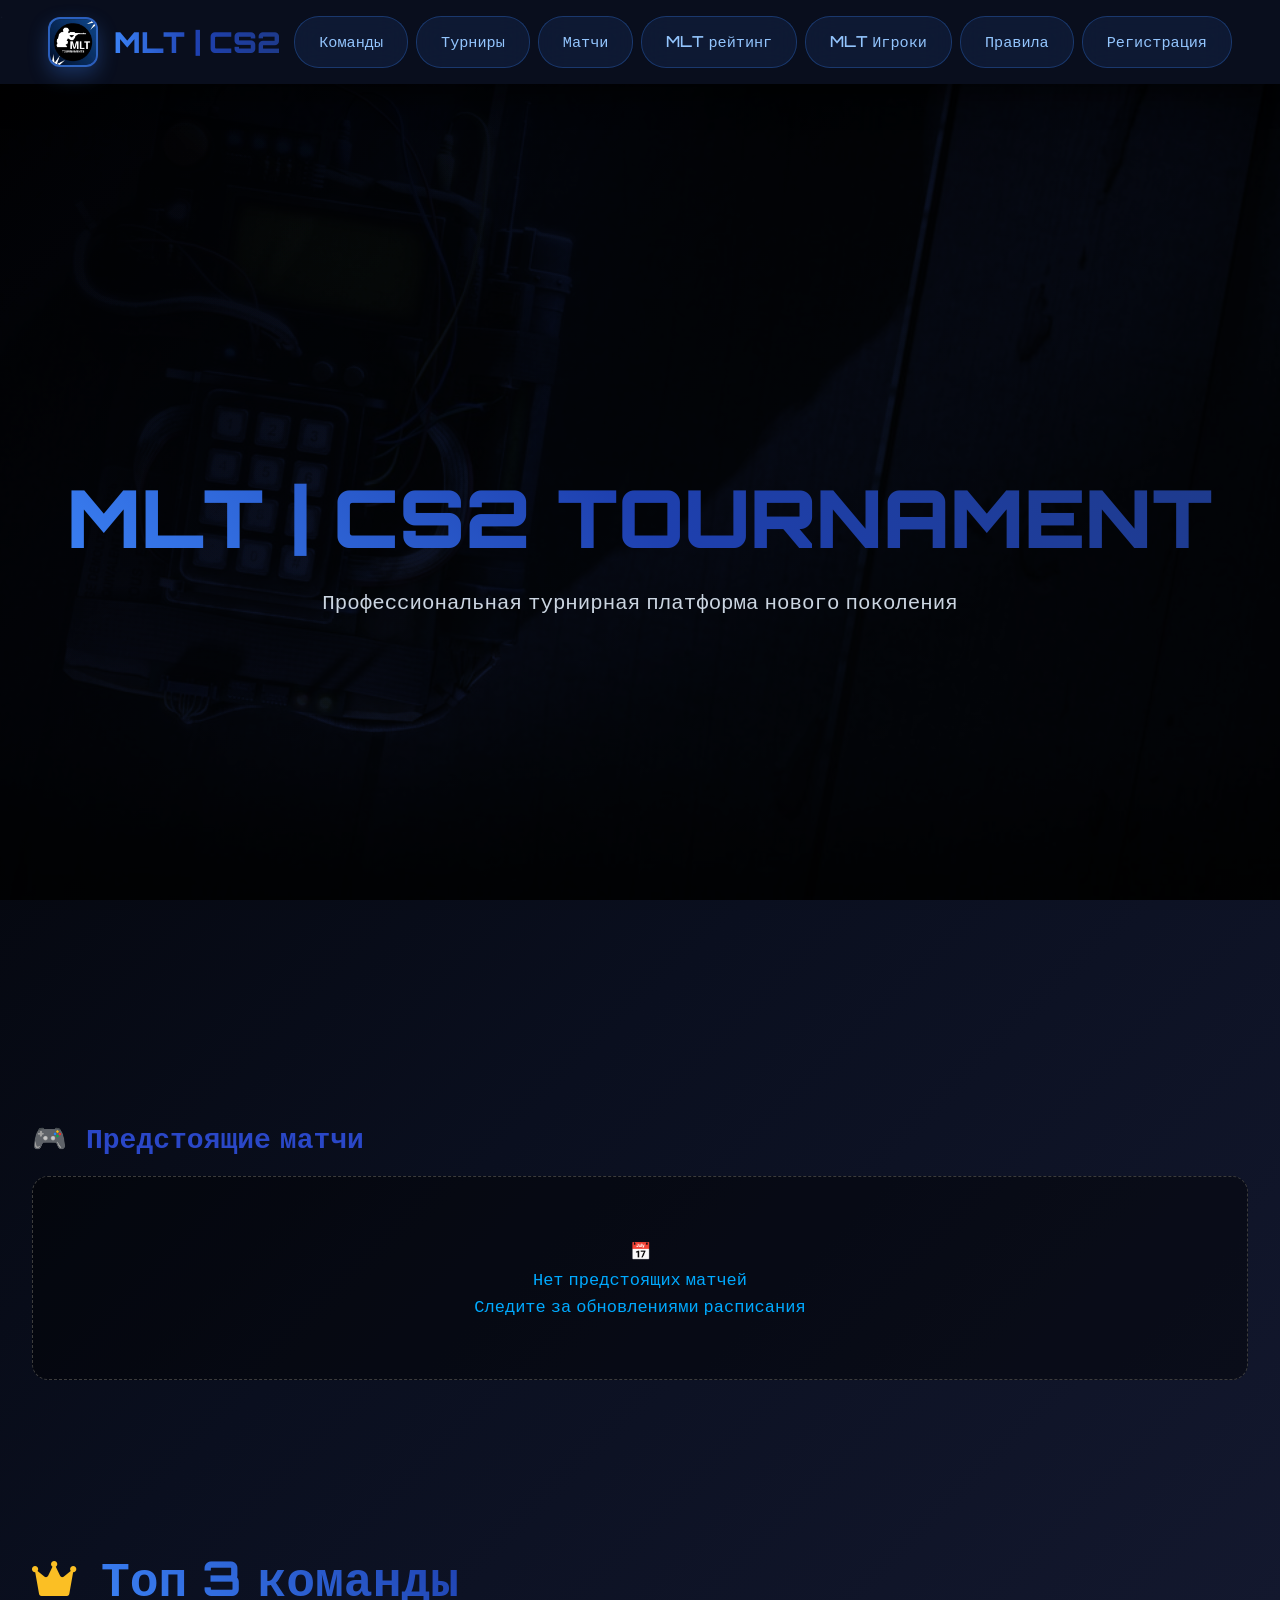
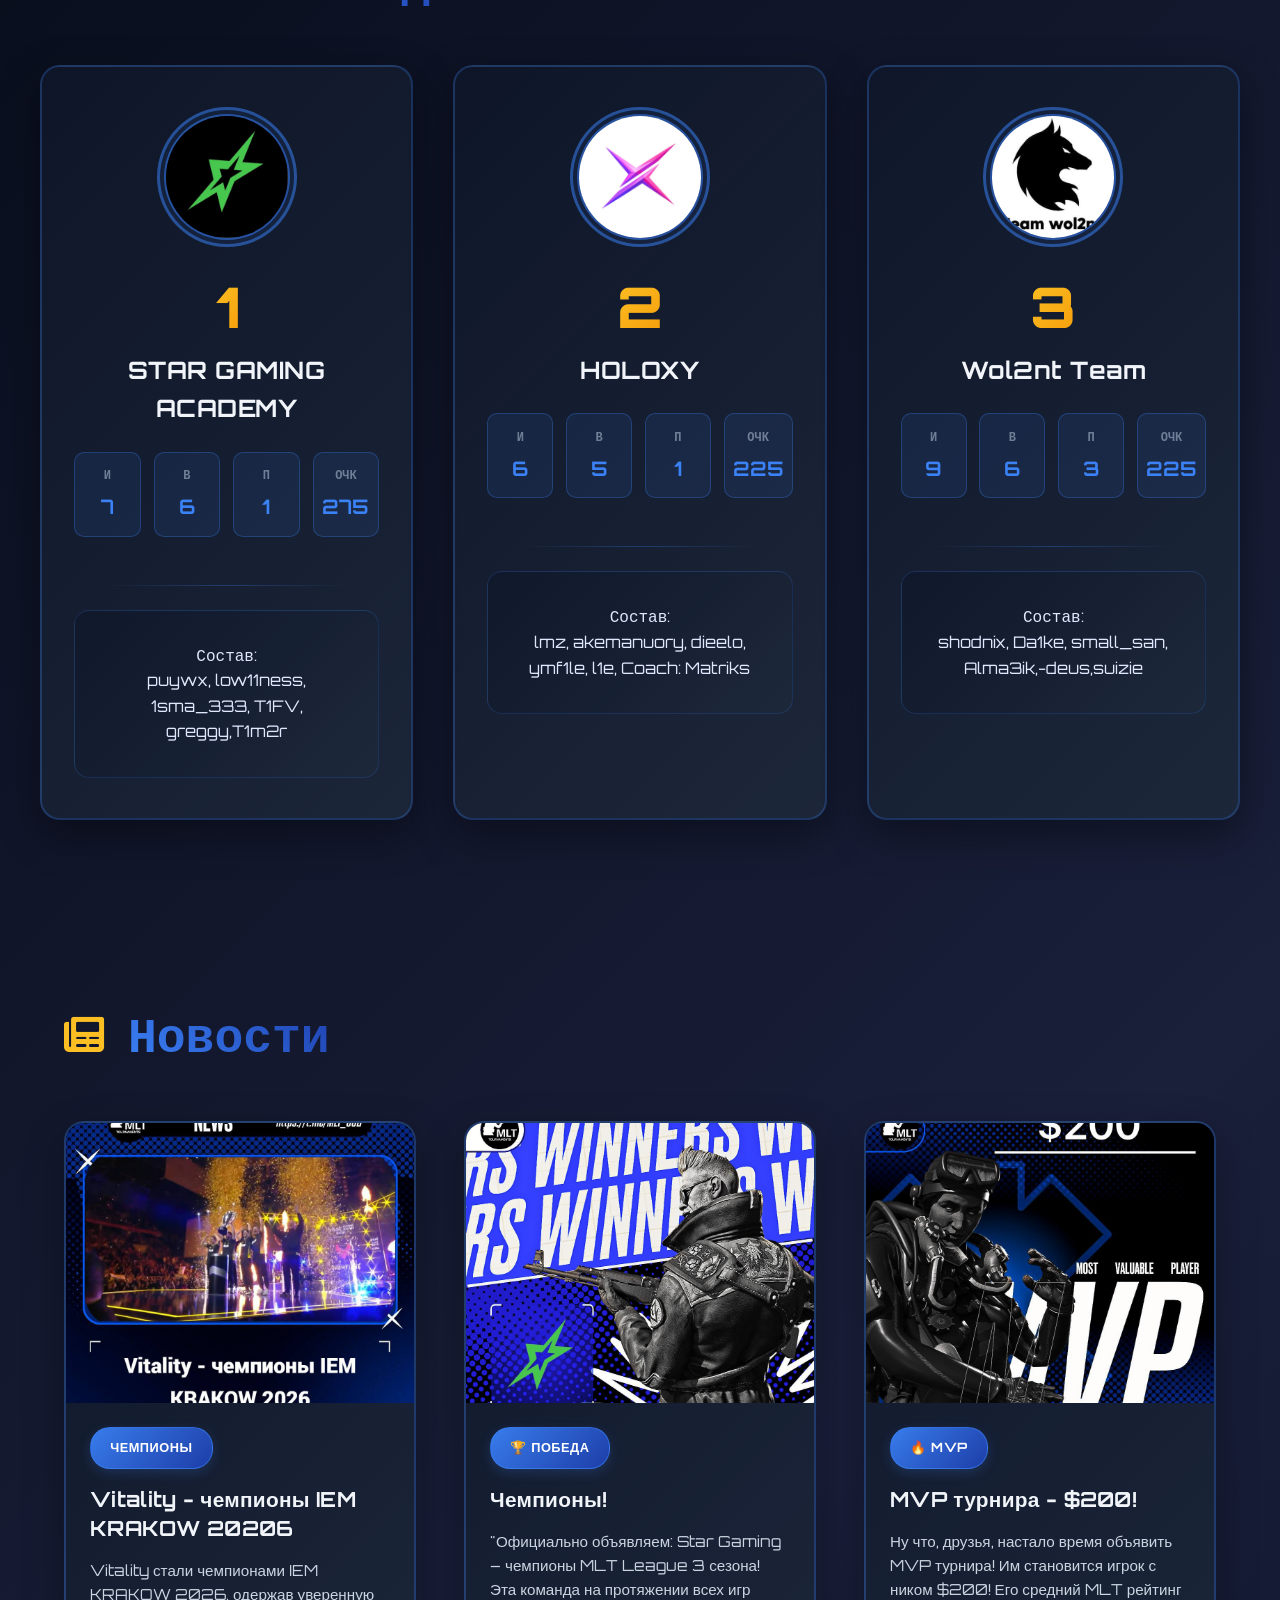
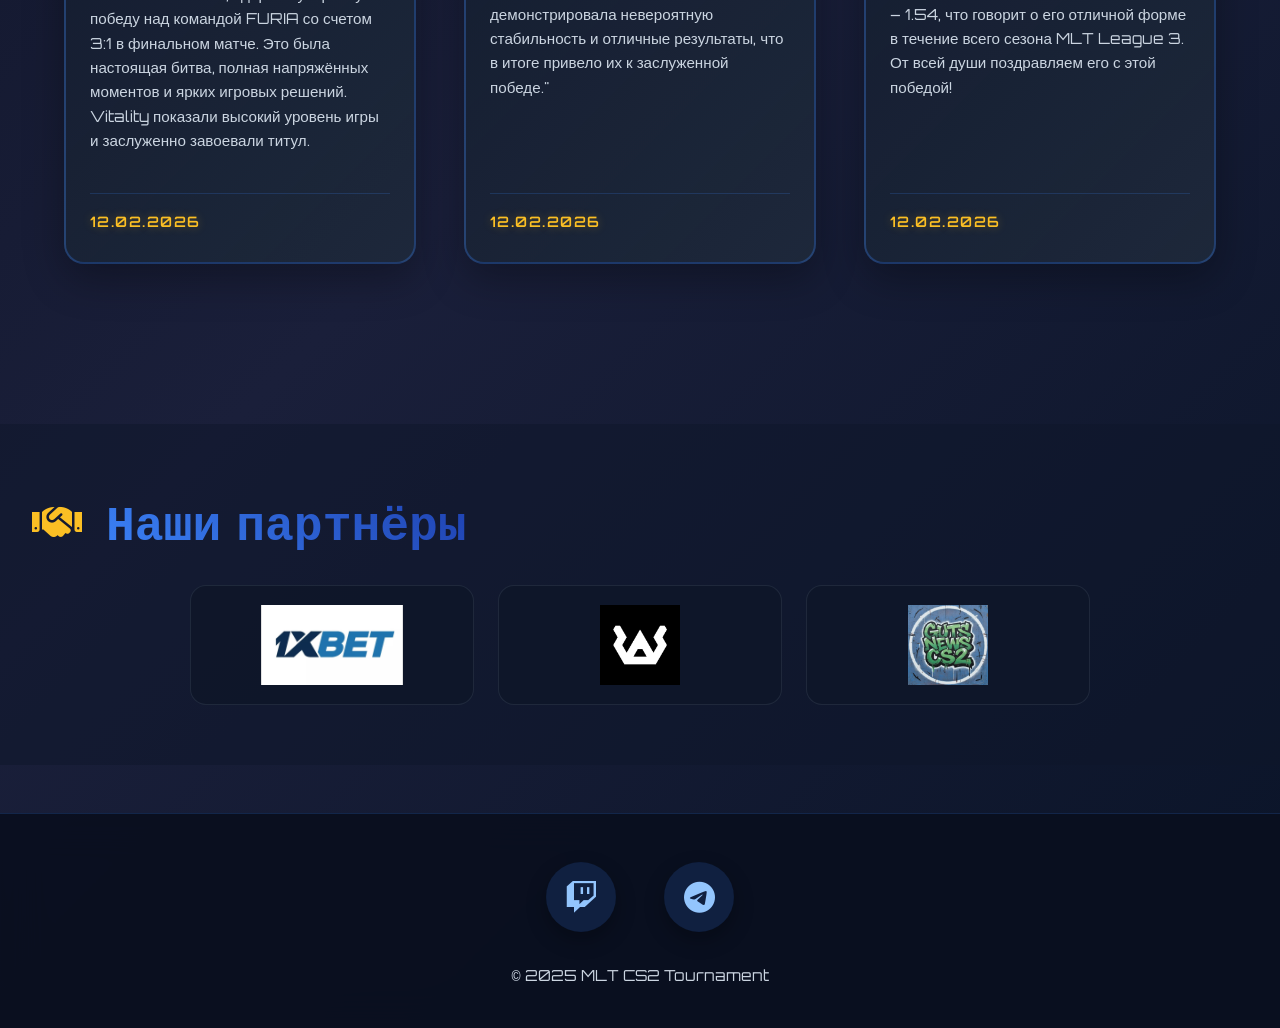
<file: index.html>
<!DOCTYPE html>
<html lang="ru">
<head>
   <meta name="viewport" content="width=device-width, initial-scale=1.0">.

    <meta charset="UTF-8">
    <meta name="viewport" content="width=device-width, initial-scale=1.0">
    <title>Главная | MLT CS2 TOURNAMENT</title>
    <link rel="stylesheet" href="style.css">
    <link rel="stylesheet" href="https://cdnjs.cloudflare.com/ajax/libs/font-awesome/6.0.0/css/all.min.css">
    <link rel="icon" type="image/png" href="img/logodef.jpg">
</head>
<body>
    <header>
    <nav>
        <a href="index.html" class="logo-container">
            <div class="header-logo">
                <img src="img/logodef.jpg" alt="MLT Logo">
            </div>
            <span class="logo">MLT | CS2</span>
        </a>
        
        <!-- Гамбургер СНАРУЖИ nav-links -->
        <button class="menu-toggle" id="menuToggle">
            <span></span>
            <span></span>
            <span></span>
        </button>
        
        <!-- Меню ссылок -->
        <div class="nav-links">
            <a href="teams.html">Команды</a>
            <a href="tournaments.html">Турниры</a>
            <a href="matches.html">Матчи</a>
            <a href="mlt-rating.html">MLT рейтинг</a>
             <a href="players.html" >MLT Игроки</a>
            <a href="rules.html">Правила</a>
              <a href="registration.html" >Регистрация</a>
        </div>
    </nav>
</header>

    <main>
        <section class="hero">
            <div class="container">
                <h1 class="hero-title">MLT | CS2 TOURNAMENT</h1>
                <p class="hero-subtitle">Профессиональная турнирная платформа нового поколения</p>
            </div>
        </section>

        <section class="matches">
            <div class="container">
                <div class="matches-header-line">
                    <h2 class="matches-title">
                        <span class="matches-icon">🎮</span>
                        Предстоящие матчи
                    </h2>
                </div>

                <div class="matches-empty">
                    <div class="matches-empty__inner">
                        <div class="matches-empty__icon">
                            <span>📅</span>
                        </div>
                        <p class="matches-empty__title">Нет предстоящих матчей</p>
                        <p class="matches-empty__subtitle">Следите за обновлениями расписания</p>
                    </div>
                </div>
            </div>
        </section>

        <section class="top-teams-section">
            <div class="container">
                <div class="section-header">
                    <i class="fas fa-crown"></i>
                    <h2>Топ 3 команды</h2>
                </div>
                
                <div class="teams-grid">
                    <!-- Команда 1 -->
                    <div class="team-card">
                        <div class="team-card-inner">
                            <div class="team-avatar-circle">
                                <div class="team-avatar-border">
                                    <div class="team-avatar">
                                        <img src="img/STAR GAMING ACADEMY.jpg" alt="Wol2nt Team">
                                    </div>
                                </div>
                            </div>
                            
                            <div class="team-rank-badge">1</div>
                            <h3 class="team-name-large">STAR GAMING ACADEMY</h3>
                            
                            <div class="team-stats-grid">
                                <div class="stat">
                                    <span class="stat-label">И</span>
                                    <span class="stat-value">7</span>
                                </div>
                                <div class="stat">
                                    <span class="stat-label">В</span>
                                    <span class="stat-value">6</span>
                                </div>
                                <div class="stat">
                                    <span class="stat-label">П</span>
                                    <span class="stat-value">1</span>
                                </div>
                                <div class="stat">
                                    <span class="stat-label">Очк</span>
                                    <span class="stat-value">275</span>
                                </div>
                            </div>
                            
                            <div class="team-divider"></div>
                            
                            <div class="team-roster">
                                <p class="roster-title">Состав:</p>
                                <p class="roster-list"> puywx, low11ness, 1sma_333, T1FV, greggy,T1m2r</p>
                            </div>
                        </div>
                    </div>

                    <!-- Команда 2 -->
                    <div class="team-card">
                        <div class="team-card-inner">
                            <div class="team-avatar-circle">
                                <div class="team-avatar-border">
                                    <div class="team-avatar">
                                        <img src="img/HOLOXY.jpg" alt="2Play">
                                    </div>
                                </div>
                            </div>
                            
                            <div class="team-rank-badge">2</div>
                            <h3 class="team-name-large">HOLOXY</h3>
                            
                            <div class="team-stats-grid">
                                <div class="stat">
                                    <span class="stat-label">И</span>
                                    <span class="stat-value">6</span>
                                </div>
                                <div class="stat">
                                    <span class="stat-label">В</span>
                                    <span class="stat-value">5</span>
                                </div>
                                <div class="stat">
                                    <span class="stat-label">П</span>
                                    <span class="stat-value">1</span>
                                </div>
                                <div class="stat">
                                    <span class="stat-label">Очк</span>
                                    <span class="stat-value">225</span>
                                </div>
                            </div>
                            
                            <div class="team-divider"></div>
                            
                            <div class="team-roster">
                                <p class="roster-title">Состав:</p>
                                <p class="roster-list">lmz, akemanuory, dieelo, ymf1le, l1e, Coach: Matriks</p>
                            </div>
                        </div>
                    </div>

                    <!-- Команда 3 -->
                    <div class="team-card">
                        <div class="team-card-inner">
                            <div class="team-avatar-circle">
                                <div class="team-avatar-border">
                                    <div class="team-avatar">
                                        <img src="img/Wol2nt Team.jpg" alt="HW Team">
                                    </div>
                                </div>
                            </div>
                            
                            <div class="team-rank-badge">3</div>
                            <h3 class="team-name-large">Wol2nt Team</h3>
                            
                            <div class="team-stats-grid">
                                <div class="stat">
                                    <span class="stat-label">И</span>
                                    <span class="stat-value">9</span>
                                </div>
                                <div class="stat">
                                    <span class="stat-label">В</span>
                                    <span class="stat-value">6</span>
                                </div>
                                <div class="stat">
                                    <span class="stat-label">П</span>
                                    <span class="stat-value">3</span>
                                </div>
                                <div class="stat">
                                    <span class="stat-label">Очк</span>
                                    <span class="stat-value">225</span>
                                </div>
                            </div>
                            
                            <div class="team-divider"></div>
                            
                            <div class="team-roster">
                                <p class="roster-title">Состав:</p>
                                <p class="roster-list">shodnix, Da1ke, small_san, Alma3ik,-deus,suizie</p>
                            </div>
                        </div>
                    </div>
                </div>
            </div>
        </section>

        <section class="news-section">
            <div class="container">
                <div class="section-header">
                    <i class="fas fa-newspaper"></i>
                    <h2>Новости</h2>
                </div>
                
                <div class="news-grid">
                    <!-- Новость 1 -->
                    <div class="news-card">
                        <div class="news-card-inner">
                            <div class="news-image">
                                <img src="img/vitality.jpg" alt="MLT MAJOR">
                            </div>
                            <div class="news-content">
                                <div class="news-badge">Чемпионы</div>
                                <h3 class="news-title">Vitality - чемпионы IEM KRAKOW 20206</h3>
                                <p class="news-text">Vitality стали чемпионами IEM KRAKOW 2026, одержав уверенную победу над командой FURIA со счетом 3:1 в финальном матче. Это была настоящая битва, полная напряжённых моментов и ярких игровых решений. Vitality показали высокий уровень игры и заслуженно завоевали титул. </p>
                                <div class="news-date">12.02.2026</div>
                            </div>
                        </div>
                    </div>

                    <!-- Новость 2 -->
                    <div class="news-card">
                        <div class="news-card-inner">
                            <div class="news-image">
                                <img src="img/starchampion.jpg" alt="Anubis">
                            </div>
                            <div class="news-content">
                                <div class="news-badge">🏆 ПОБЕДА</div>
                                <h3 class="news-title">Чемпионы!</h3>
                                <p class="news-text">"Официально объявляем: Star Gaming – чемпионы MLT League 3 сезона! Эта команда на протяжении всех игр демонстрировала невероятную стабильность и отличные результаты, что в итоге привело их к заслуженной победе."</p>
                                <div class="news-date">12.02.2026</div>
                            </div>
                        </div>
                    </div>

                    <!-- Новость 3 -->
                    <div class="news-card">
                        <div class="news-card-inner">
                            <div class="news-image">
                                <img src="img/mvp3.jpg" alt="MVP">
                            </div>
                            <div class="news-content">
                                <div class="news-badge">🔥 MVP</div>
                                <h3 class="news-title">MVP турнира - $200!</h3>
                                <p class="news-text">Ну что, друзья, настало время объявить MVP турнира! Им становится игрок с ником $200! Его средний MLT рейтинг – 1.54, что говорит о его отличной форме в течение всего сезона MLT League 3. От всей души поздравляем его с этой победой!
</p>
                                <div class="news-date">12.02.2026</div>
                            </div>
                        </div>
                    </div>
                </div>
            </div>
        </section>
    </main>
<!-- ПАРТНЁРЫ -->
<section class="partners-section">
  <div class="container">
    <div class="section-header">
      <i class="fas fa-handshake"></i>
      <h2>Наши партнёры</h2>
    </div>

    <div class="partners-grid">
      <a href="https://refpa749456.pro/L?tag=s_5159957m_355c_&site=5159957&ad=355" target="_blank" class="partner-card">
        <img src="img/1xbet.jpg" alt="Партнёр 1">
      </a>
      <a href="https://t.me/korvexhub" target="_blank" class="partner-card">
        <img src="img/Korvex.jpg" alt="Партнёр 2">
      </a>
      <a href="https://t.me/gutsnews" target="_blank" class="partner-card">
        <img src="img/GUTS NEWS.jpg" alt="Партнёр 3">
      </a>
    </div>
  </div>
</section>

    <footer>
        <div class="container">
            <div class="social-links">
                <a href="https://www.twitch.tv/mlt_cs2" title="Twitch" target="_blank">
                    <i class="fab fa-twitch"></i>
                </a>
                <a href="https://t.me/MLT_CS2" title="Telegram" target="_blank">
                    <i class="fab fa-telegram"></i>
                </a>
            </div>
            <p>&copy; 2025 MLT CS2 Tournament</p>
        </div>
    </footer>

   
    <script>
    const menuToggle = document.getElementById('menuToggle');
const navLinks = document.querySelector('.nav-links');

menuToggle.addEventListener('click', () => {
    menuToggle.classList.toggle('active');
    navLinks.classList.toggle('active');
});

// Закрываем меню при клике на ссылку
document.querySelectorAll('.nav-links a').forEach(link => {
    link.addEventListener('click', () => {
        menuToggle.classList.remove('active');
        navLinks.classList.remove('active');
    });
});

// Закрываем меню при клике вне меню
document.addEventListener('click', (e) => {
    if (!e.target.closest('nav')) {
        menuToggle.classList.remove('active');
        navLinks.classList.remove('active');
    }
});

// Закрываем меню при изменении размера окна
window.addEventListener('resize', () => {
    if (window.innerWidth > 768) {
        menuToggle.classList.remove('active');
        navLinks.classList.remove('active');
    }
});

</script>
</body>


</html>
</file>
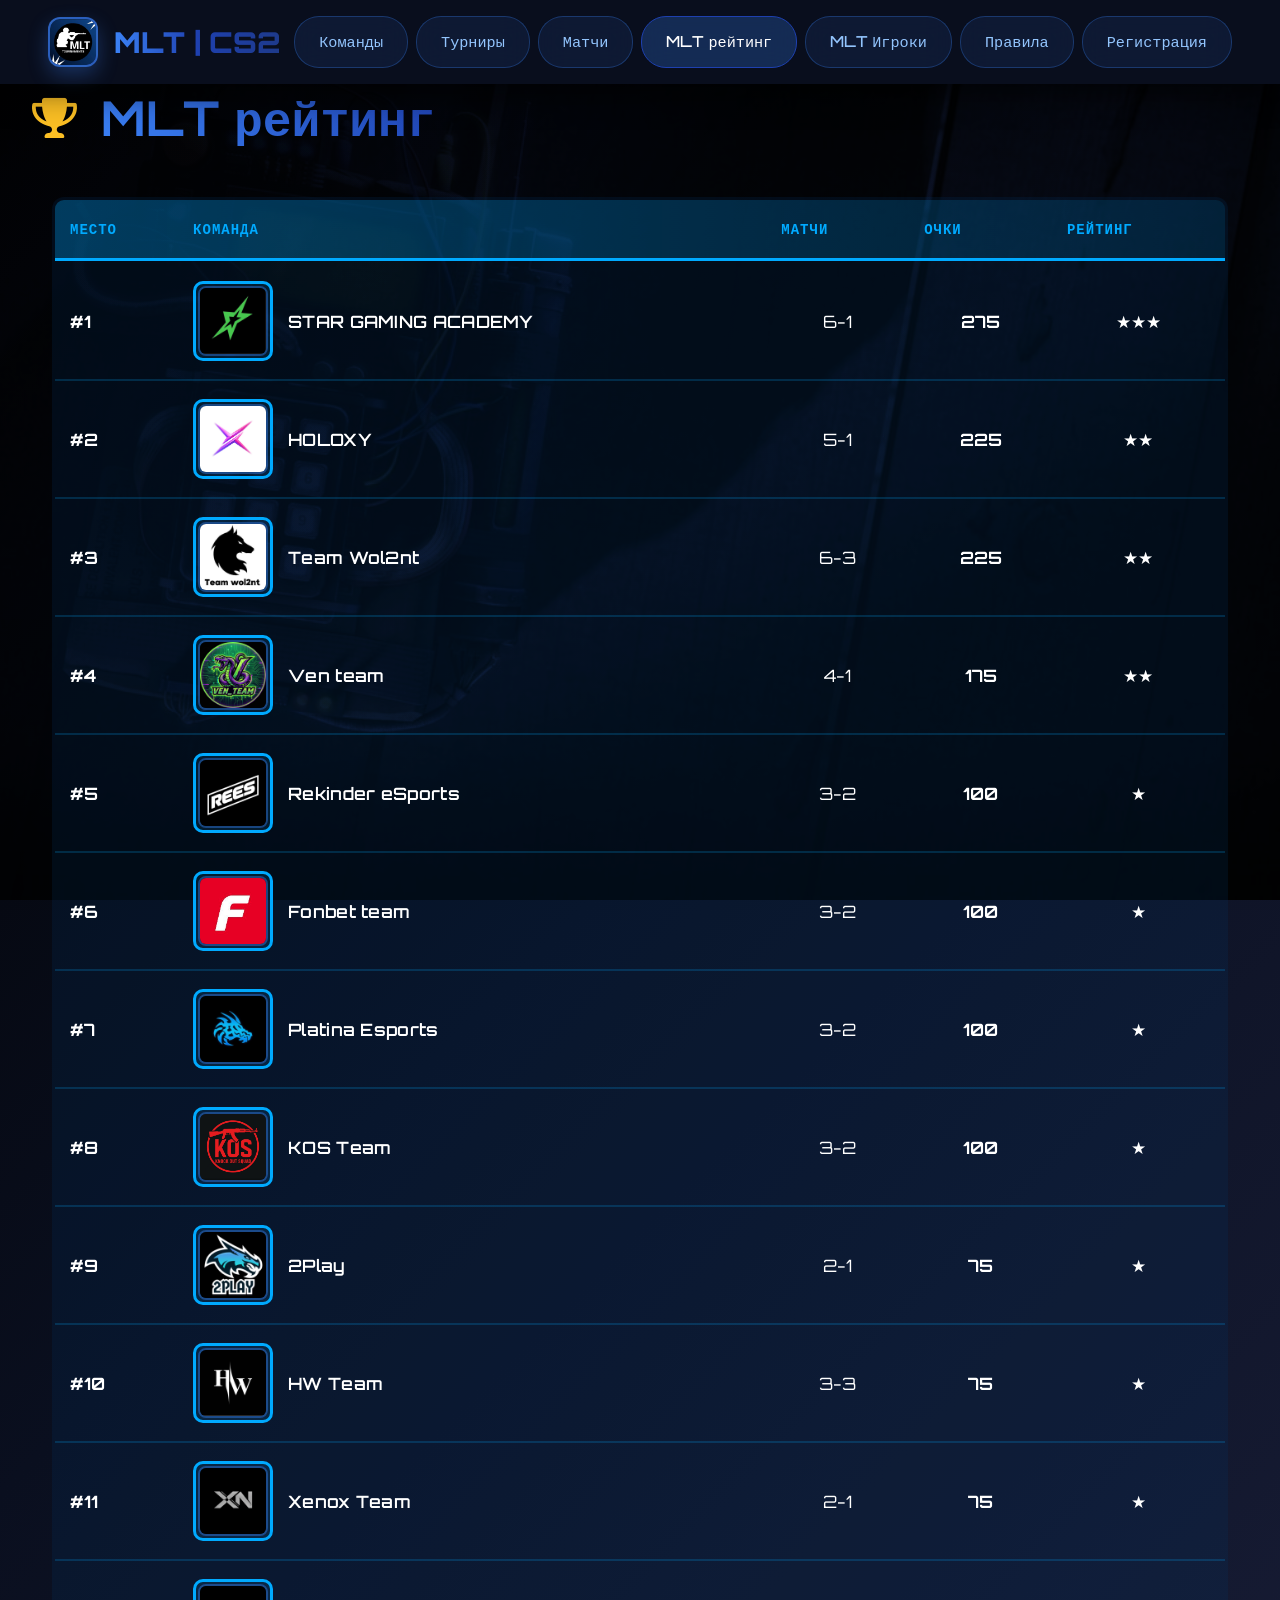
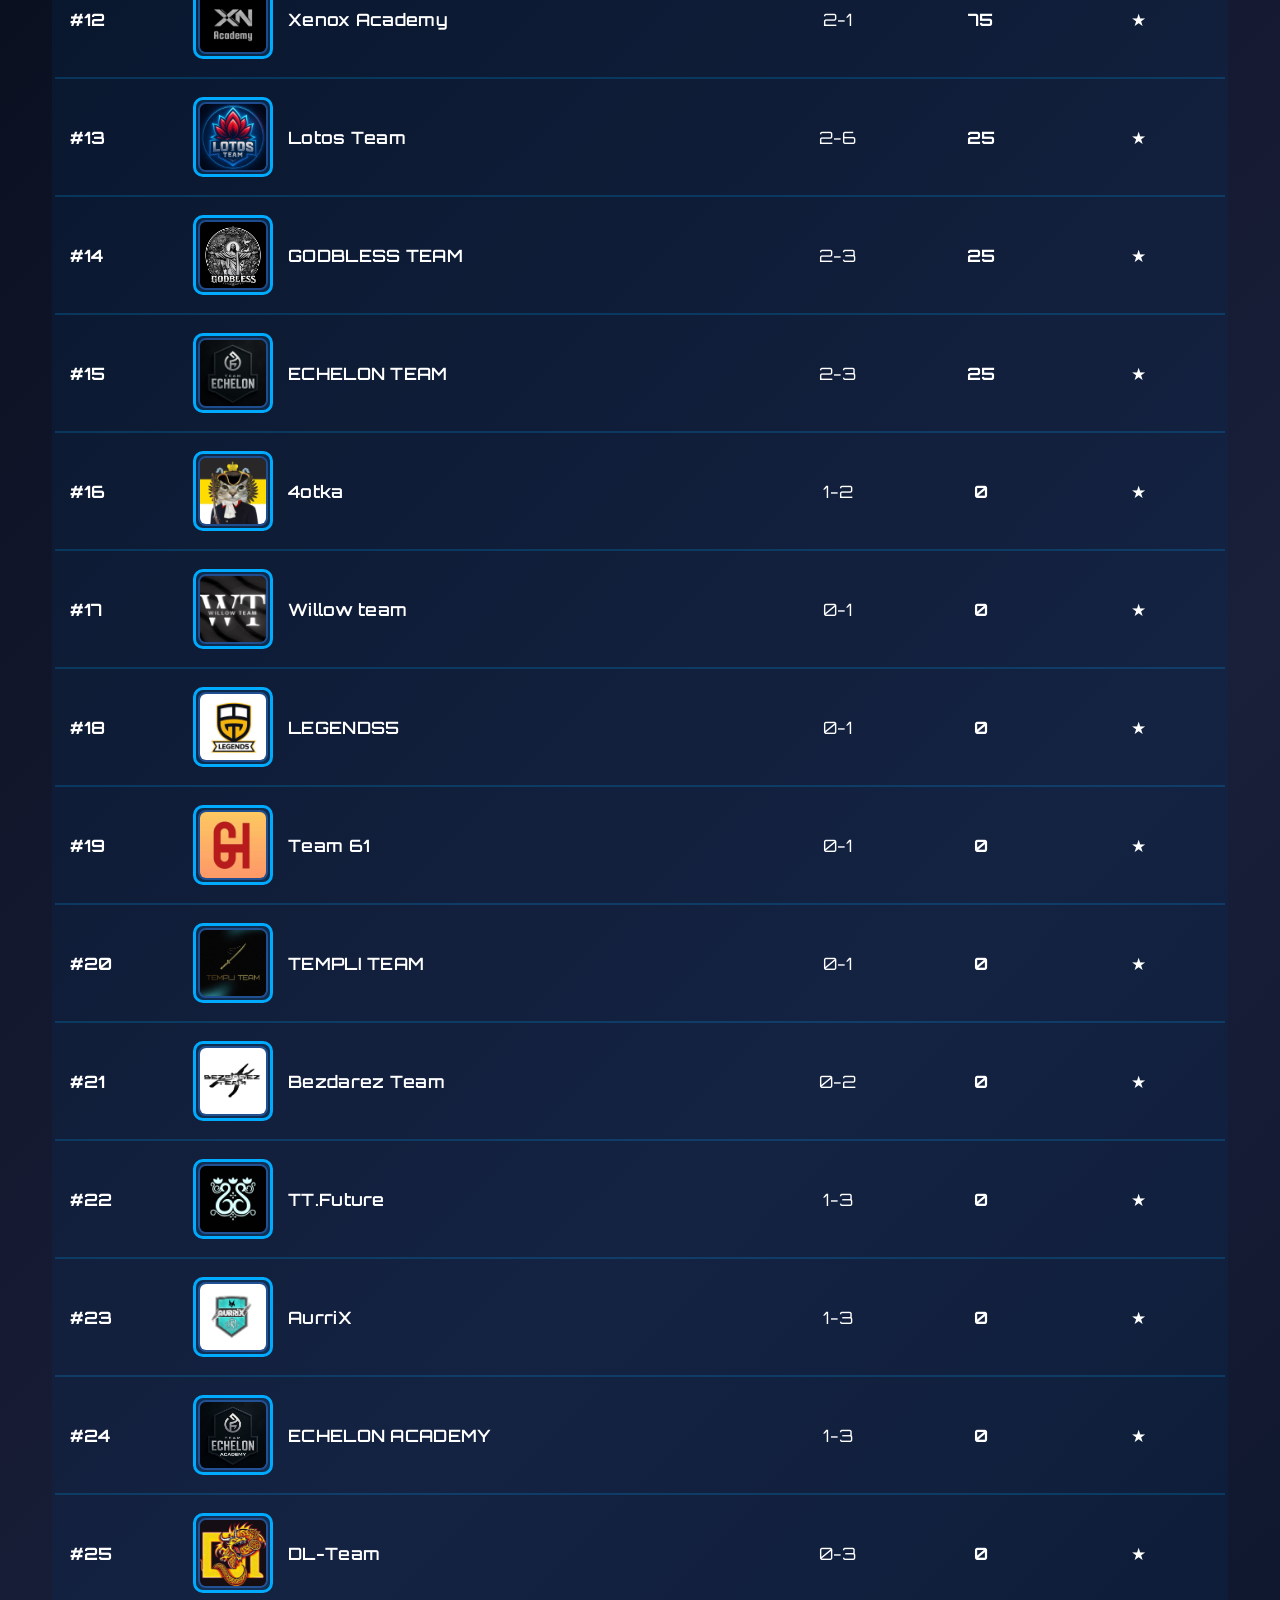
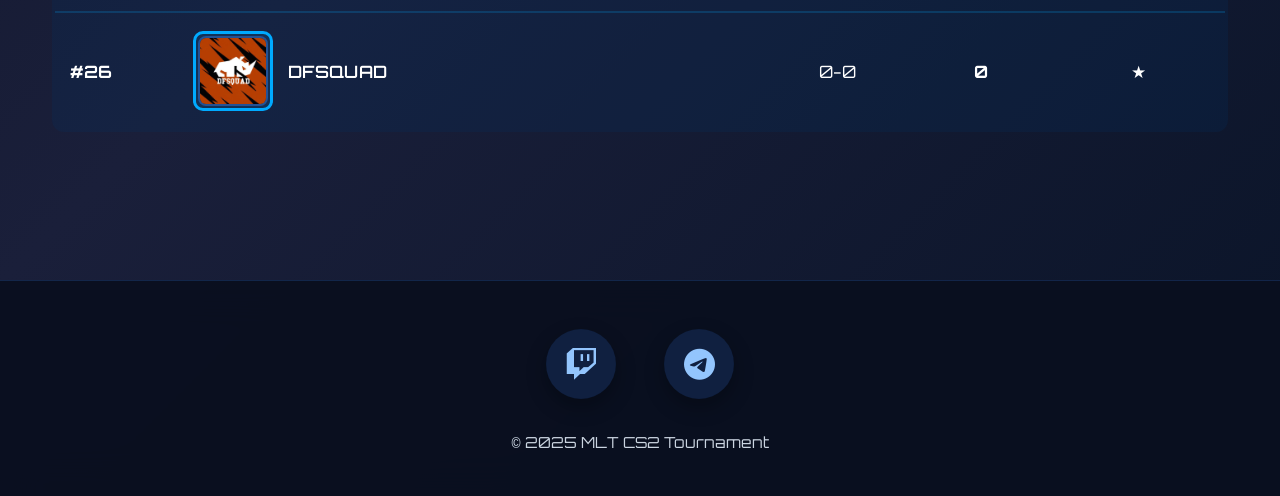
<file: mlt-rating.html>
<!DOCTYPE html>
<html lang="ru">
<head>
    <meta charset="UTF-8">
    <meta name="viewport" content="width=device-width, initial-scale=1.0">
    <title>MLT рейтинг | MLT CS2 TOURNAMENT</title>
    <link rel="stylesheet" href="style.css">
    <link rel="stylesheet" href="https://cdnjs.cloudflare.com/ajax/libs/font-awesome/6.0.0/css/all.min.css">
    <link rel="icon" type="image/png" href="img/logodef.jpg">
</head>
<body>
    <header>
    <nav>
        <a href="index.html" class="logo-container">
            <div class="header-logo">
                <img src="img/logodef.jpg" alt="MLT Logo">
            </div>
            <span class="logo">MLT | CS2</span>
        </a>
        
        <!-- Гамбургер СНАРУЖИ nav-links -->
        <button class="menu-toggle" id="menuToggle">
            <span></span>
            <span></span>
            <span></span>
        </button>
        
        <!-- Меню ссылок -->
        <div class="nav-links">
            <a href="teams.html">Команды</a>
            <a href="tournaments.html">Турниры</a>
            <a href="matches.html">Матчи</a>
            <a href="mlt-rating.html"class="active">MLT рейтинг</a>
             <a href="players.html" >MLT Игроки</a>
            <a href="rules.html">Правила</a>
              <a href="registration.html" >Регистрация</a>
        </div>
    </nav>
</header>

    <main>
        <section class="rating-page-section">
            <div class="container">
                <div class="section-header">
                    <i class="fas fa-trophy"></i>
                    <h2>MLT рейтинг</h2>
                </div>

                <!-- ТАБЛИЦА РЕЙТИНГА -->
                <div class="rating-table-container">
                    <table class="rating-table">
                        <thead>
                            <tr>
                                <th>Место</th>
                                <th>Команда</th>
                                <th>Матчи</th>
                                <th>Очки</th>
                                <th>Рейтинг</th>
                            </tr>
                        </thead>
                        <tbody>
                            <tr class="rating-row" onclick="showRoster(15)">
                                <td class="rank">#1</td>
                                <td class="team-name">
                                    <div class="team-logo-box">
                                        <img src="img/STAR GAMING ACADEMY.jpg" alt="STAR GAMING ACADEMY" class="team-logo">
                                    </div>
                                    STAR GAMING ACADEMY
                                </td>
                                <td class="matches">6-1</td>
                                <td class="points">275</td>
                                <td class="rating">★★★</td>
                            </tr>
                            
                          


                            <tr class="rating-row" onclick="showRoster(16)">
                                <td class="rank">#2</td>
                                <td class="team-name">
                                    <div class="team-logo-box">
                                        <img src="img/HOLOXY.jpg" alt="HOLOXY" class="team-logo">
                                    </div>
                                    HOLOXY
                                </td>
                                <td class="matches">5-1</td>
                                <td class="points">225</td>
                                <td class="rating">★★</td>
                            </tr>

                              <tr class="rating-row" onclick="showRoster(1)">
                                <td class="rank">#3</td>
                                <td class="team-name">
                                    <div class="team-logo-box">
                                        <img src="img/Wol2nt Team.jpg" alt="Team Wol2nt" class="team-logo">
                                    </div>
                                    Team Wol2nt
                                </td>
                                <td class="matches">6-3</td>
                                <td class="points">225</td>
                                <td class="rating">★★</td>
                            </tr>

                              <tr class="rating-row" onclick="showRoster(22)">
                                <td class="rank">#4</td>
                                <td class="team-name">
                                    <div class="team-logo-box">
                                        <img src="img/Ven team.jpg" alt="Ven team" class="team-logo">
                                    </div>
                                    Ven team
                                </td>
                                <td class="matches">4-1</td>
                                <td class="points">175</td>
                                <td class="rating">★★</td>
                            </tr>

                               <tr class="rating-row" onclick="showRoster(26)">
                                <td class="rank">#5</td>
                                <td class="team-name">
                                    <div class="team-logo-box">
                                        <img src="img/Rekinder eSports.jpg" alt="Rekinder eSports" class="team-logo">
                                    </div>
                                    Rekinder eSports
                                </td>
                                <td class="matches">3-2</td>
                                <td class="points">100</td>
                                <td class="rating">★</td>
                            </tr>

                             <tr class="rating-row" onclick="showRoster(23)">
                                <td class="rank">#6</td>
                                <td class="team-name">
                                    <div class="team-logo-box">
                                        <img src="img/Fonbet team.jpg" alt="Fonbet team" class="team-logo">
                                    </div>
                                    Fonbet team
                                </td>
                                <td class="matches">3-2</td>
                                <td class="points">100</td>
                                <td class="rating">★</td>
                            </tr>

                            


                            <tr class="rating-row" onclick="showRoster(8)">
                                <td class="rank">#7</td>
                                <td class="team-name">
                                    <div class="team-logo-box">
                                        <img src="img/Platina Esports Academy.jpg" alt="Platina Esports Academy" class="team-logo">
                                    </div>
                                    Platina Esports 
                                </td>
                                <td class="matches">3-2</td>
                                <td class="points">100</td>
                                <td class="rating">★</td>
                            </tr>

                             <tr class="rating-row" onclick="showRoster(18)">
                                <td class="rank">#8</td>
                                <td class="team-name">
                                    <div class="team-logo-box">
                                        <img src="img/KOS Team.jpg" alt="KOS Team" class="team-logo">
                                    </div>
                                    KOS Team
                                </td>
                                <td class="matches">3-2</td>
                                <td class="points">100</td>
                                <td class="rating">★</td>
                            </tr>
                            
                            <tr class="rating-row" onclick="showRoster(2)">
                                <td class="rank">#9</td>
                                <td class="team-name">
                                    <div class="team-logo-box">
                                        <img src="img/2play.jpg" alt="2Play" class="team-logo">
                                    </div>
                                    2Play
                                </td>
                                <td class="matches">2-1</td>
                                <td class="points">75</td>
                                <td class="rating">★</td>
                            </tr>
                            
                            <tr class="rating-row" onclick="showRoster(3)">
                                <td class="rank">#10</td>
                                <td class="team-name">
                                    <div class="team-logo-box">
                                        <img src="img/HW Team.jpg" alt="HW Team" class="team-logo">
                                    </div>
                                    HW Team
                                </td>
                                <td class="matches">3-3</td>
                                <td class="points">75</td>
                                <td class="rating">★</td>
                            </tr>
                            
                            <tr class="rating-row" onclick="showRoster(12)">
                                <td class="rank">#11</td>
                                <td class="team-name">
                                    <div class="team-logo-box">
                                        <img src="img/Xenox Team.jpg" alt="Xenox Team" class="team-logo">
                                    </div>
                                    Xenox Team
                                </td>
                                <td class="matches">2-1</td>
                                <td class="points">75</td>
                                <td class="rating">★</td>
                            </tr>

                            <tr class="rating-row" onclick="showRoster(14)">
                                <td class="rank">#12</td>
                                <td class="team-name">
                                    <div class="team-logo-box">
                                        <img src="img/Xenox Academy.jpg" alt="Xenox Academy" class="team-logo">
                                    </div>
                                    Xenox Academy
                                </td>
                                <td class="matches">2-1</td>
                                <td class="points">75</td>
                                <td class="rating">★</td>
                            </tr>
                            
                            <tr class="rating-row" onclick="showRoster(7)">
                                <td class="rank">#13</td>
                                <td class="team-name">
                                    <div class="team-logo-box">
                                        <img src="img/lotos.jpg" alt="Lotos Team" class="team-logo">
                                    </div>
                                    Lotos Team
                                </td>
                                <td class="matches">2-6</td>
                                <td class="points">25</td>
                                <td class="rating">★</td>
                            </tr>

                             <tr class="rating-row" onclick="showRoster(24)">
                                <td class="rank">#14</td>
                                <td class="team-name">
                                    <div class="team-logo-box">
                                        <img src="img/GODBLESS TEAM.jpg" alt="GODBLESS TEAM" class="team-logo">
                                    </div>
                                    GODBLESS TEAM
                                </td>
                                <td class="matches">2-3</td>
                                <td class="points">25</td>
                                <td class="rating">★</td>
                            </tr>

                               <tr class="rating-row" onclick="showRoster(20)">
                                <td class="rank">#15</td>
                                <td class="team-name">
                                    <div class="team-logo-box">
                                        <img src="img/ECHELON TEAM.jpg" alt="ECHELON TEAM" class="team-logo">
                                    </div>
                                    ECHELON TEAM
                                </td>
                                <td class="matches">2-3</td>
                                <td class="points">25</td>
                                <td class="rating">★</td>
                            </tr>

                           

                            <tr class="rating-row" onclick="showRoster(4)">
                                <td class="rank">#16</td>
                                <td class="team-name">
                                    <div class="team-logo-box">
                                        <img src="img/4otka.jpg" alt="4otka" class="team-logo">
                                    </div>
                                    4otka
                                </td>
                                <td class="matches">1-2</td>
                                <td class="points">0</td>
                                <td class="rating">★</td>
                            </tr>
                            
                            

                            <tr class="rating-row" onclick="showRoster(10)">
                                <td class="rank">#17</td>
                                <td class="team-name">
                                    <div class="team-logo-box">
                                        <img src="img/newlogowillow.jpg" alt="Willow team" class="team-logo">
                                    </div>
                                    Willow team
                                </td>
                                <td class="matches">0-1</td>
                                <td class="points">0</td>
                                <td class="rating">★</td>
                            </tr>

                            <tr class="rating-row" onclick="showRoster(11)">
                                <td class="rank">#18</td>
                                <td class="team-name">
                                    <div class="team-logo-box">
                                        <img src="img/LEGENDS5.jpg" alt="LEGENDS5" class="team-logo">
                                    </div>
                                    LEGENDS5
                                </td>
                                <td class="matches">0-1</td>
                                <td class="points">0</td>
                                <td class="rating">★</td>
                            </tr>

                            <tr class="rating-row" onclick="showRoster(13)">
                                <td class="rank">#19</td>
                                <td class="team-name">
                                    <div class="team-logo-box">
                                        <img src="img/Team 61.jpg" alt="Team 61" class="team-logo">
                                    </div>
                                    Team 61
                                </td>
                                <td class="matches">0-1</td>
                                <td class="points">0</td>
                                <td class="rating">★</td>
                            </tr>

                            <tr class="rating-row" onclick="showRoster(6)">
                                <td class="rank">#20</td>
                                <td class="team-name">
                                    <div class="team-logo-box">
                                        <img src="img/TEMPLI TEAM.jpg" alt="TEMPLI TEAM" class="team-logo">
                                    </div>
                                    TEMPLI TEAM
                                </td>
                                <td class="matches">0-1</td>
                                <td class="points">0</td>
                                <td class="rating">★</td>
                            </tr>

                            <tr class="rating-row" onclick="showRoster(5)">
                                <td class="rank">#21</td>
                                <td class="team-name">
                                    <div class="team-logo-box">
                                        <img src="img/Bezdarez Team.jpg" alt="Bezdarez Team" class="team-logo">
                                    </div>
                                    Bezdarez Team
                                </td>
                                <td class="matches">0-2</td>
                                <td class="points">0</td>
                                <td class="rating">★</td>
                            </tr>
                              <tr class="rating-row" onclick="showRoster(25)">
                                <td class="rank">#22</td>
                                <td class="team-name">
                                    <div class="team-logo-box">
                                        <img src="img/TT.Future.jpg" alt="TT.Future" class="team-logo">
                                    </div>
                                    TT.Future
                                </td>
                                <td class="matches">1-3</td>
                                <td class="points">0</td>
                                <td class="rating">★</td>
                            </tr>

                           
                            

                            <tr class="rating-row" onclick="showRoster(17)">
                                <td class="rank">#23</td>
                                <td class="team-name">
                                    <div class="team-logo-box">
                                        <img src="img/AurriX.jpg" alt="AurriX" class="team-logo">
                                    </div>
                                    AurriX
                                </td>
                                <td class="matches">1-3</td>
                                <td class="points">0</td>
                                <td class="rating">★</td>
                            </tr>

                           

                            <tr class="rating-row" onclick="showRoster(19)">
                                <td class="rank">#24</td>
                                <td class="team-name">
                                    <div class="team-logo-box">
                                        <img src="img/ECHELON ACADEMY.jpg" alt="ECHELON ACADEMY" class="team-logo">
                                    </div>
                                    ECHELON ACADEMY
                                </td>
                                <td class="matches">1-3</td>
                                <td class="points">0</td>
                                <td class="rating">★</td>
                            </tr>

                         

                            <tr class="rating-row" onclick="showRoster(21)">
                                <td class="rank">#25</td>
                                <td class="team-name">
                                    <div class="team-logo-box">
                                        <img src="img/DL-Team.jpg" alt="DL-Team" class="team-logo">
                                    </div>
                                    DL-Team
                                </td>
                                <td class="matches">0-3</td>
                                <td class="points">0</td>
                                <td class="rating">★</td>
                            </tr>

                          


                             <tr class="rating-row" onclick="showRoster(9)">
                                <td class="rank">#26</td>
                                <td class="team-name">
                                    <div class="team-logo-box">
                                        <img src="img/DFSQUAD.jpg" alt="DFSQUAD" class="team-logo">
                                    </div>
                                    DFSQUAD
                                </td>
                                <td class="matches">0-0</td>
                                <td class="points">0</td>
                                <td class="rating">★</td>
                            </tr>


                         
                        </tbody>
                    </table>
                </div>
            </div>
        </section>
    </main>

    <!-- МОДАЛЬНОЕ ОКНО С РОСТЕРОМ -->
    <div id="rosterModal" class="roster-modal">
        <div class="roster-modal-content">
            <button class="roster-close" onclick="closeRoster()">&times;</button>
            
            <div class="roster-header">
                <h2 id="rosterTeamName"></h2>
                <p id="rosterTeamStats"></p>
            </div>
            
            <div class="roster-players">
                <div class="players-grid" id="playersGrid"></div>
            </div>
        </div>
    </div>

    <!-- FOOTER -->
    <footer>
        <div class="container">
            <div class="social-links">
                <a href="https://www.twitch.tv/mlt_cs2" title="Twitch" target="_blank">
                    <i class="fab fa-twitch"></i>
                </a>
                <a href="https://t.me/MLT_CS2" title="Telegram" target="_blank">
                    <i class="fab fa-telegram"></i>
                </a>
            </div>
            <p>&copy; 2025 MLT CS2 Tournament</p>
        </div>
    </footer>

   
    
    <!-- СКРИПТЫ -->
    <script src="scripts.js" defer></script>

     <script>
    const menuToggle = document.getElementById('menuToggle');
const navLinks = document.querySelector('.nav-links');

menuToggle.addEventListener('click', () => {
    menuToggle.classList.toggle('active');
    navLinks.classList.toggle('active');
});

// Закрываем меню при клике на ссылку
document.querySelectorAll('.nav-links a').forEach(link => {
    link.addEventListener('click', () => {
        menuToggle.classList.remove('active');
        navLinks.classList.remove('active');
    });
});

// Закрываем меню при клике вне меню
document.addEventListener('click', (e) => {
    if (!e.target.closest('nav')) {
        menuToggle.classList.remove('active');
        navLinks.classList.remove('active');
    }
});

// Закрываем меню при изменении размера окна
window.addEventListener('resize', () => {
    if (window.innerWidth > 768) {
        menuToggle.classList.remove('active');
        navLinks.classList.remove('active');
    }
});

</script>
</body>
</html>
</file>
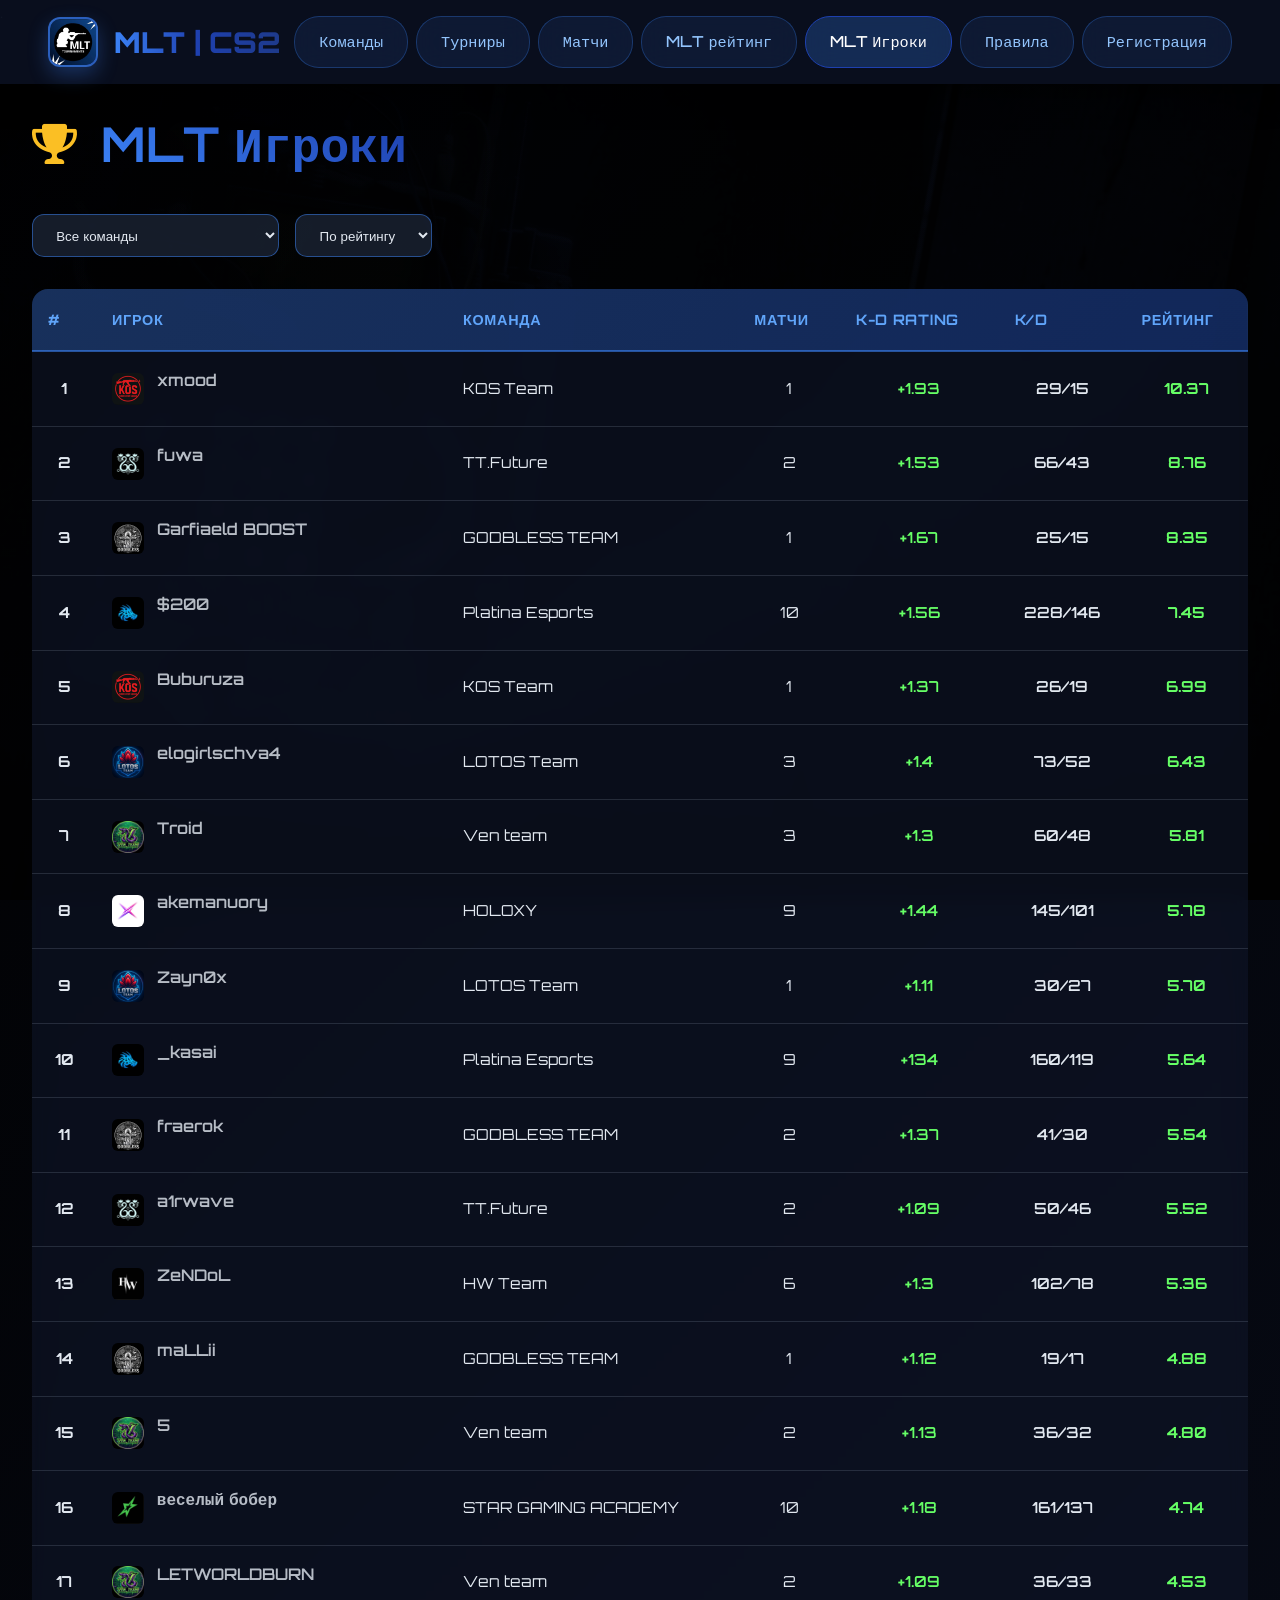
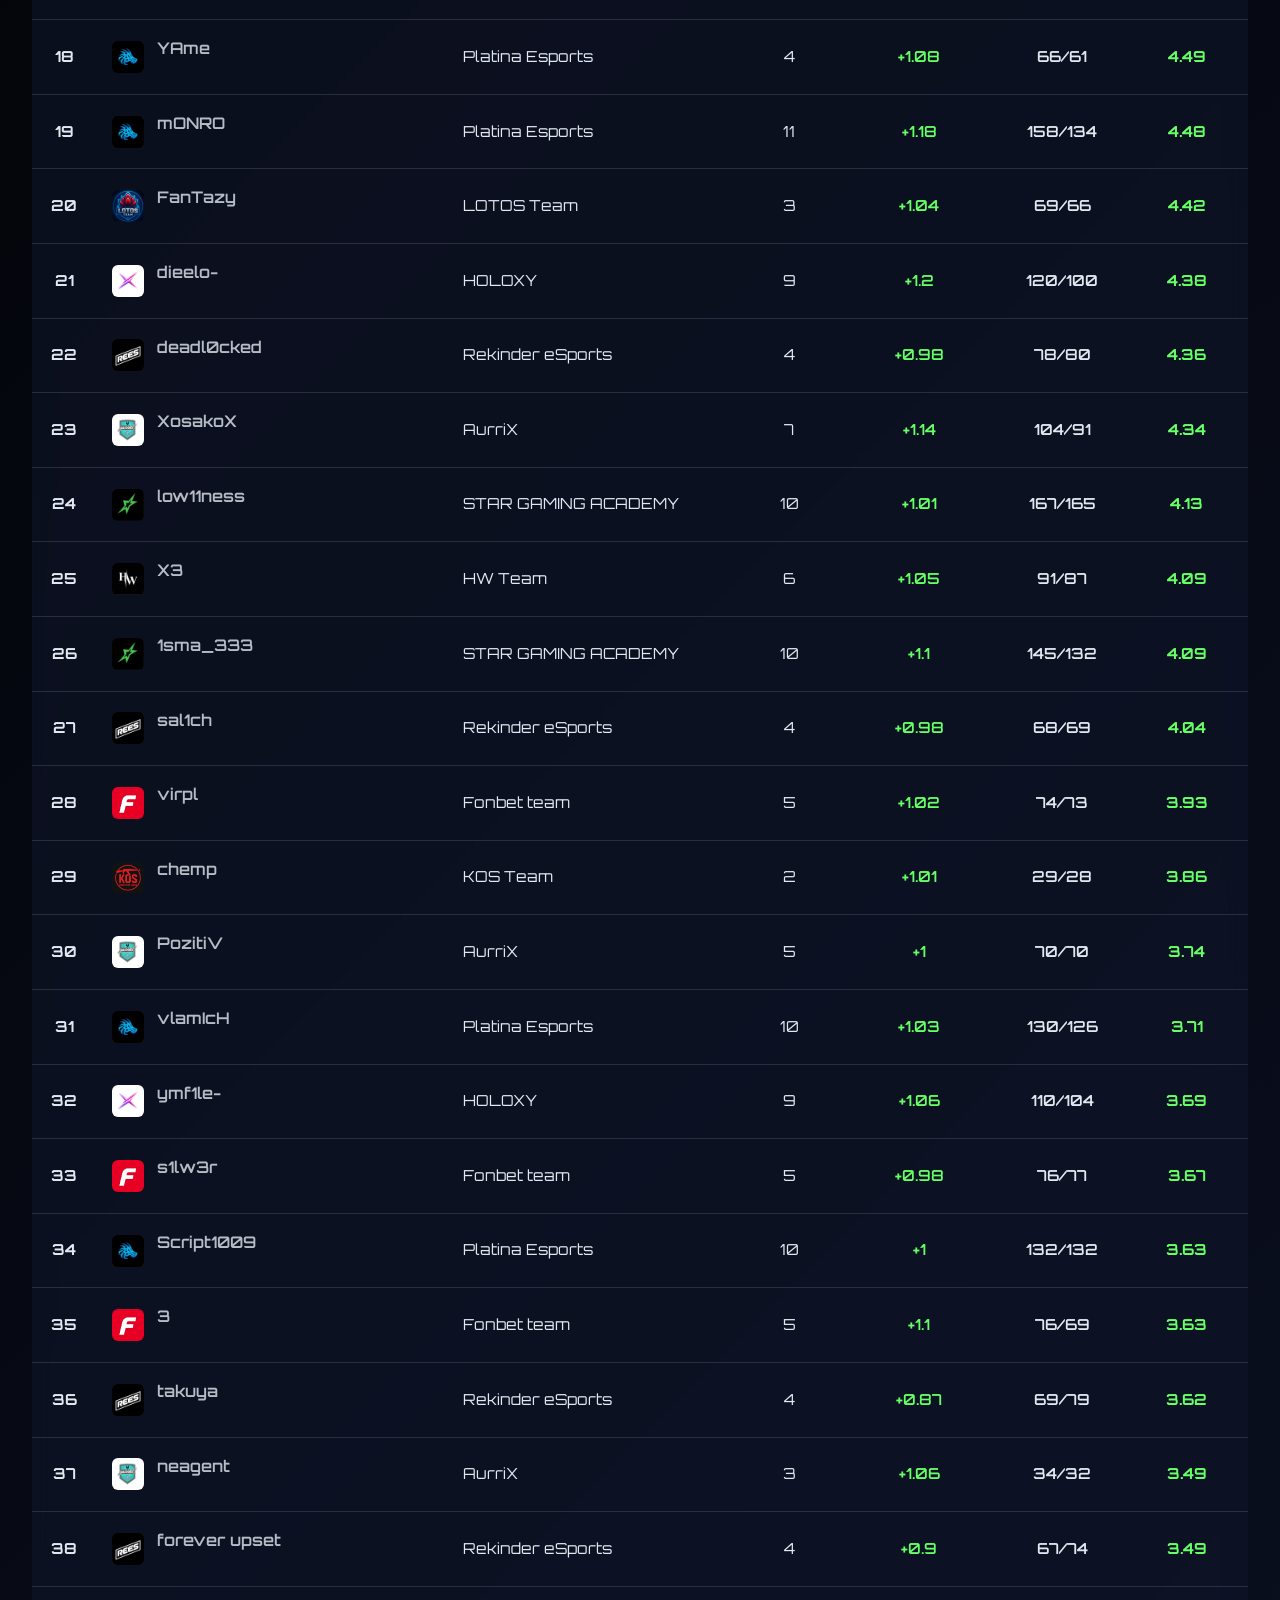
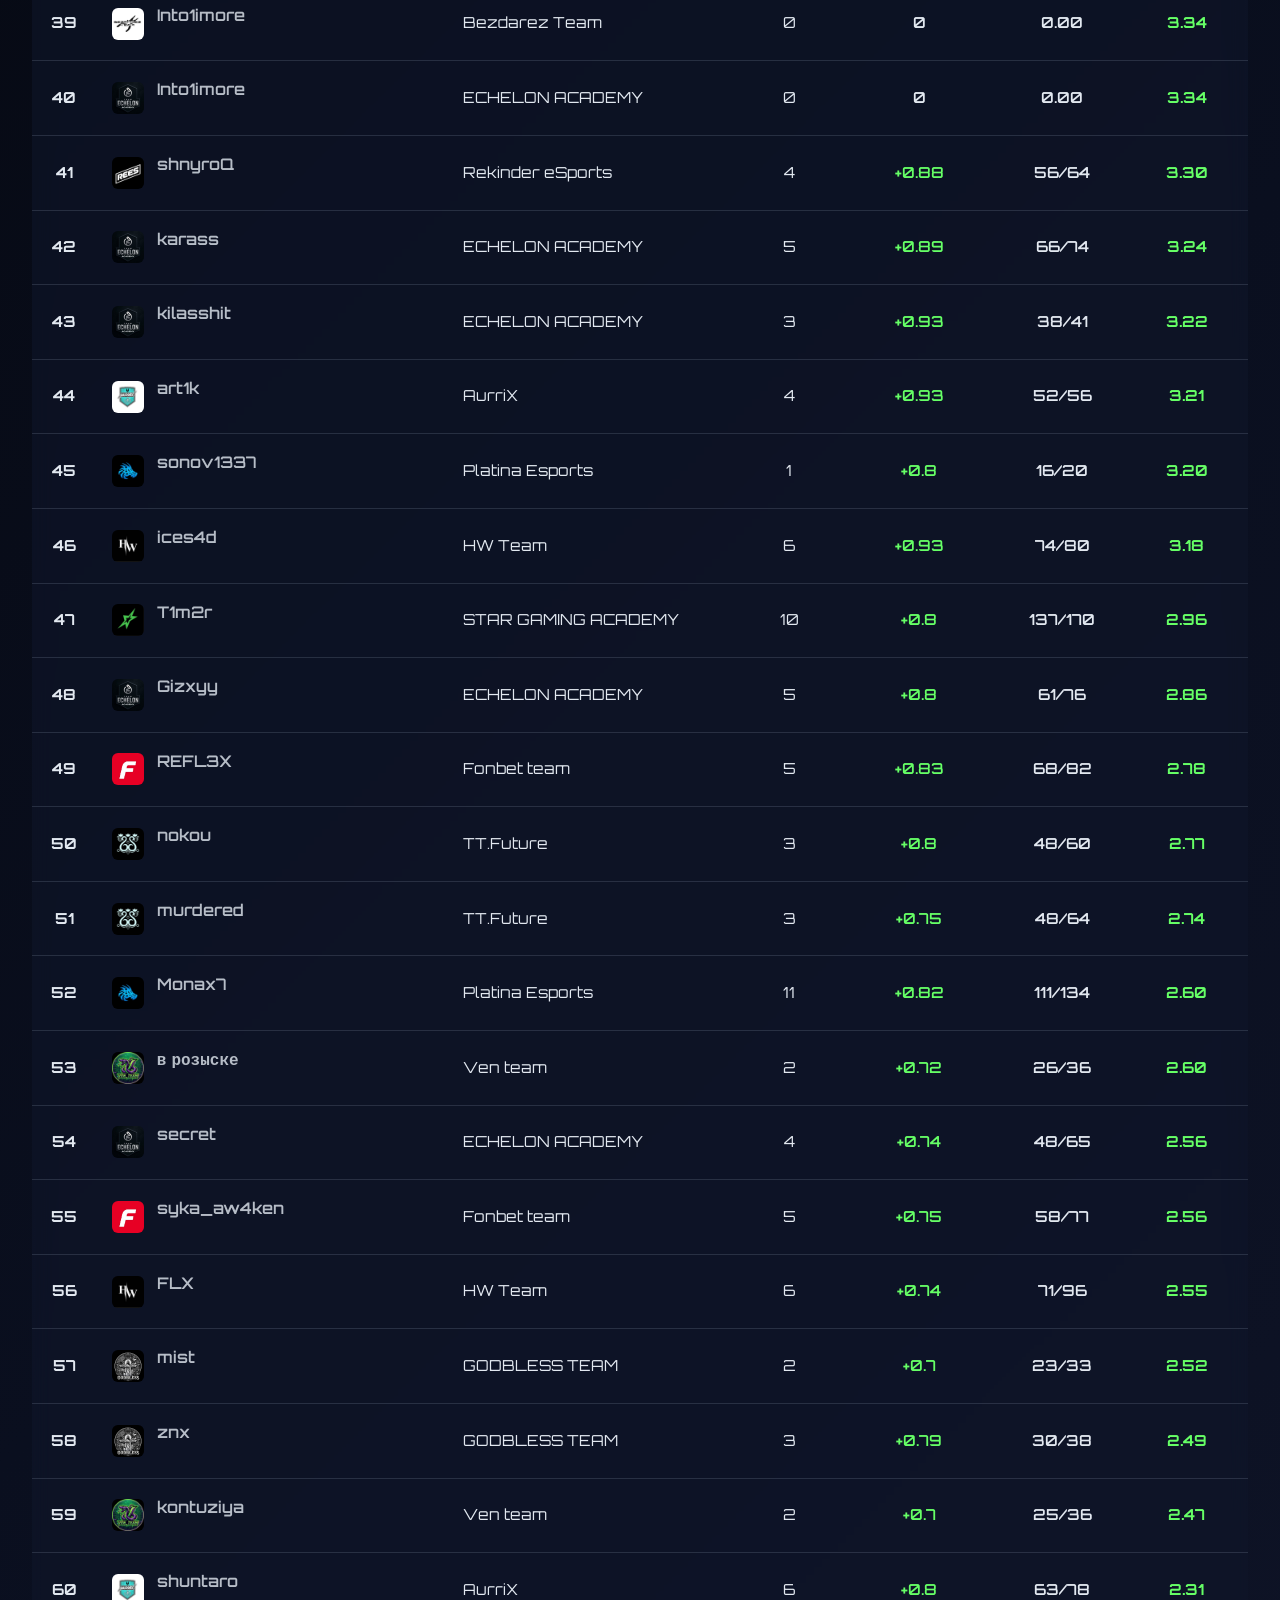
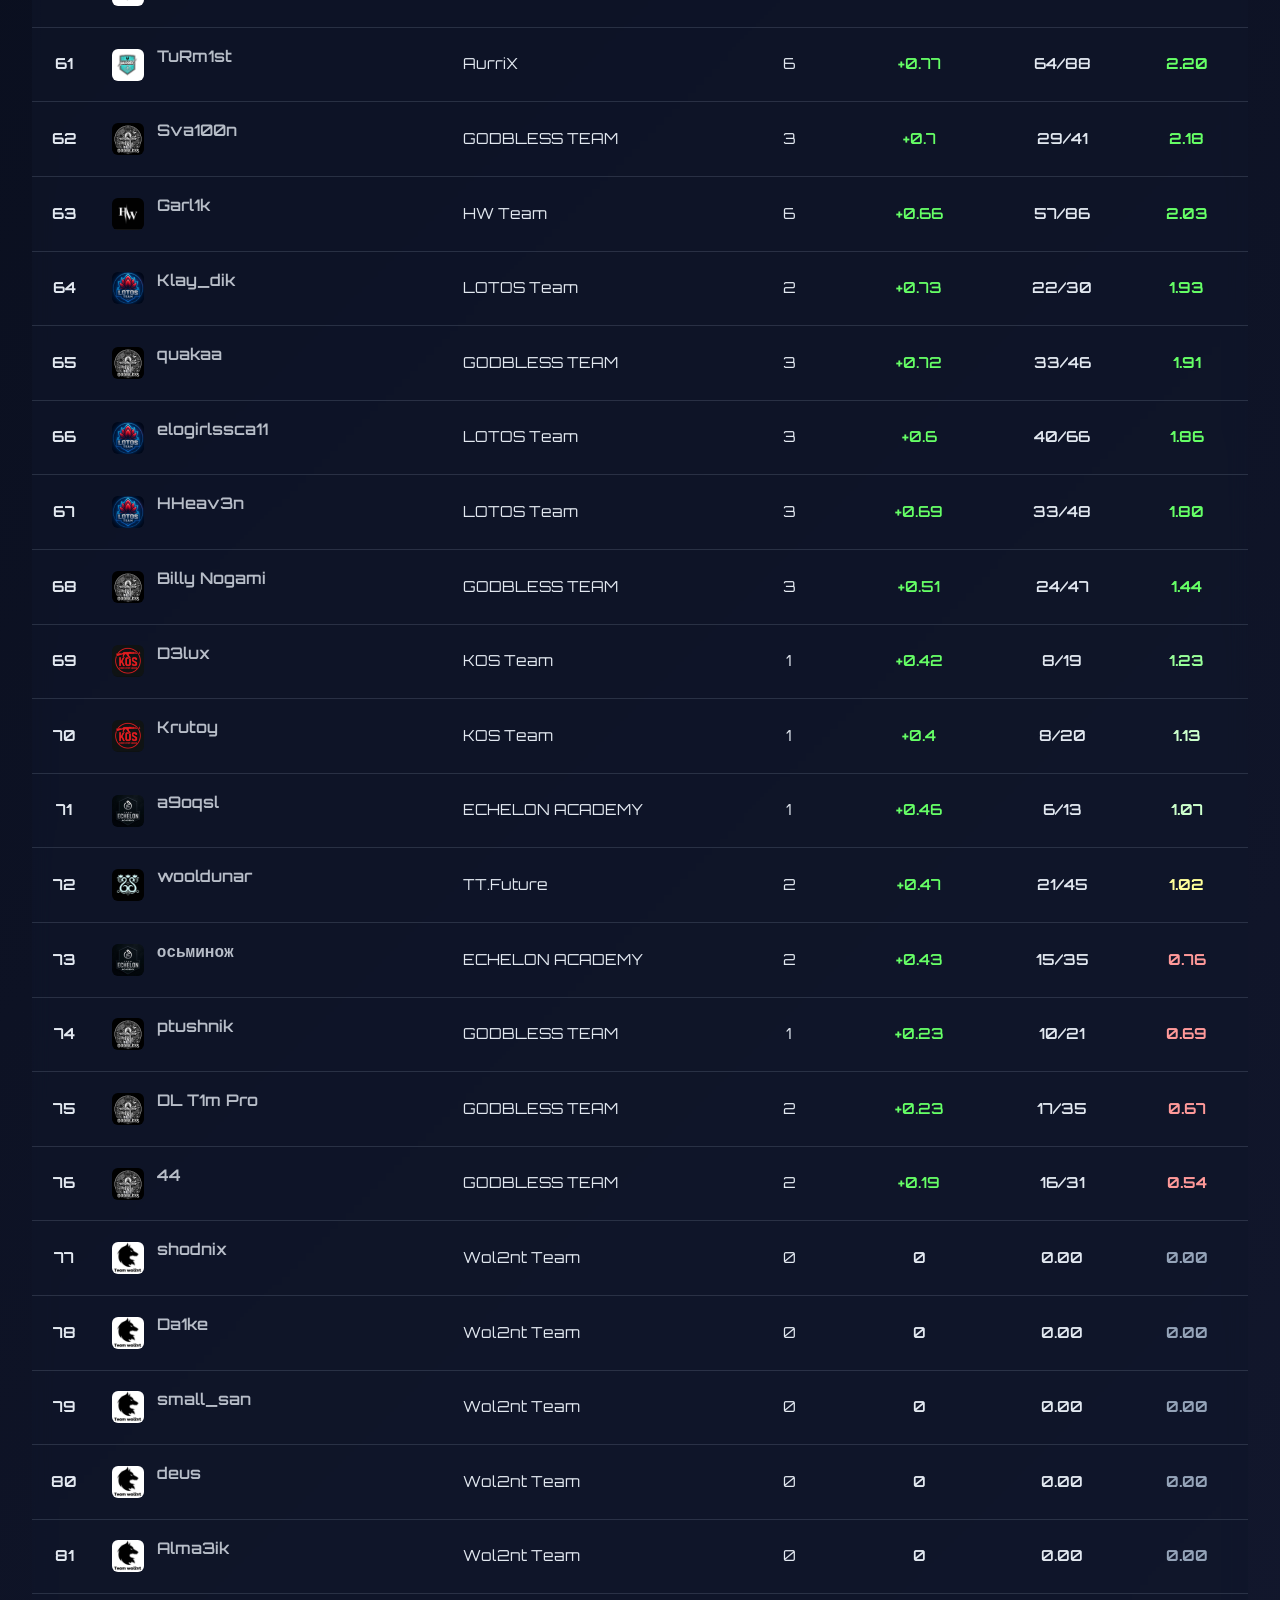
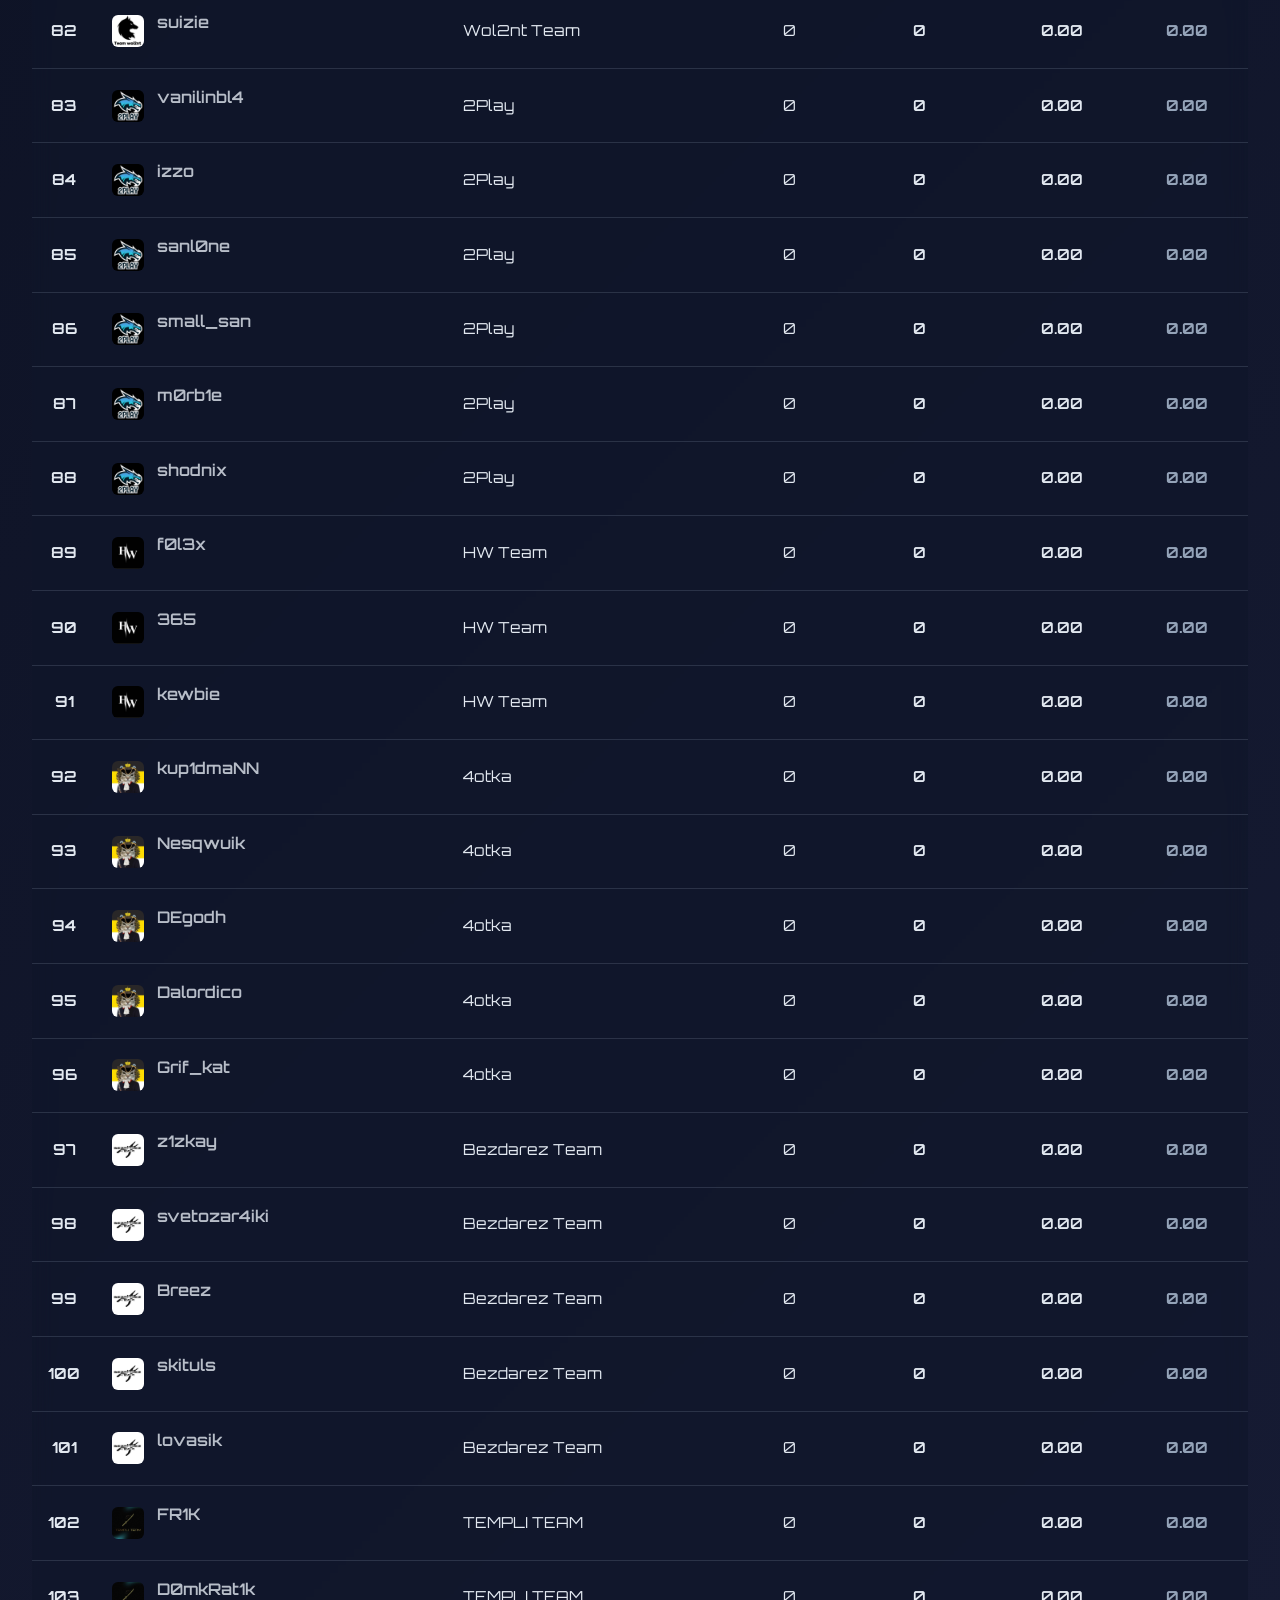
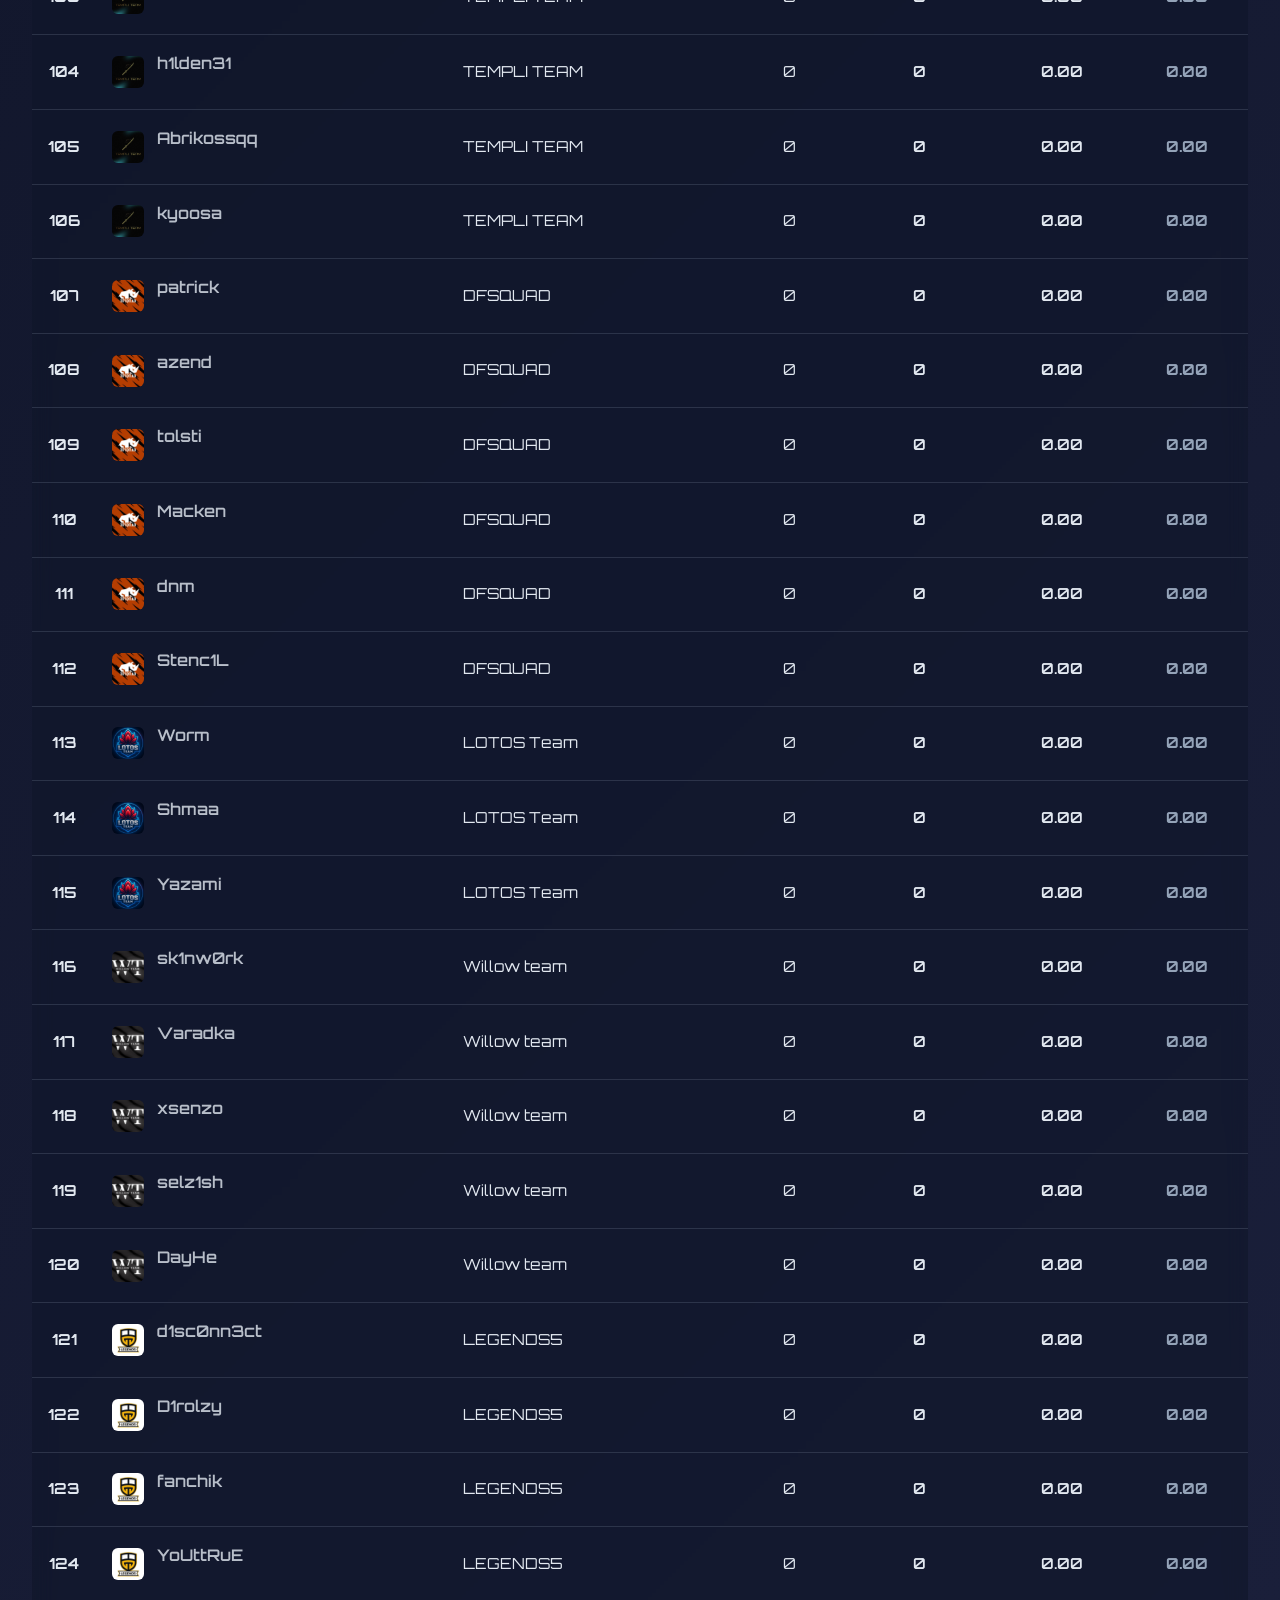
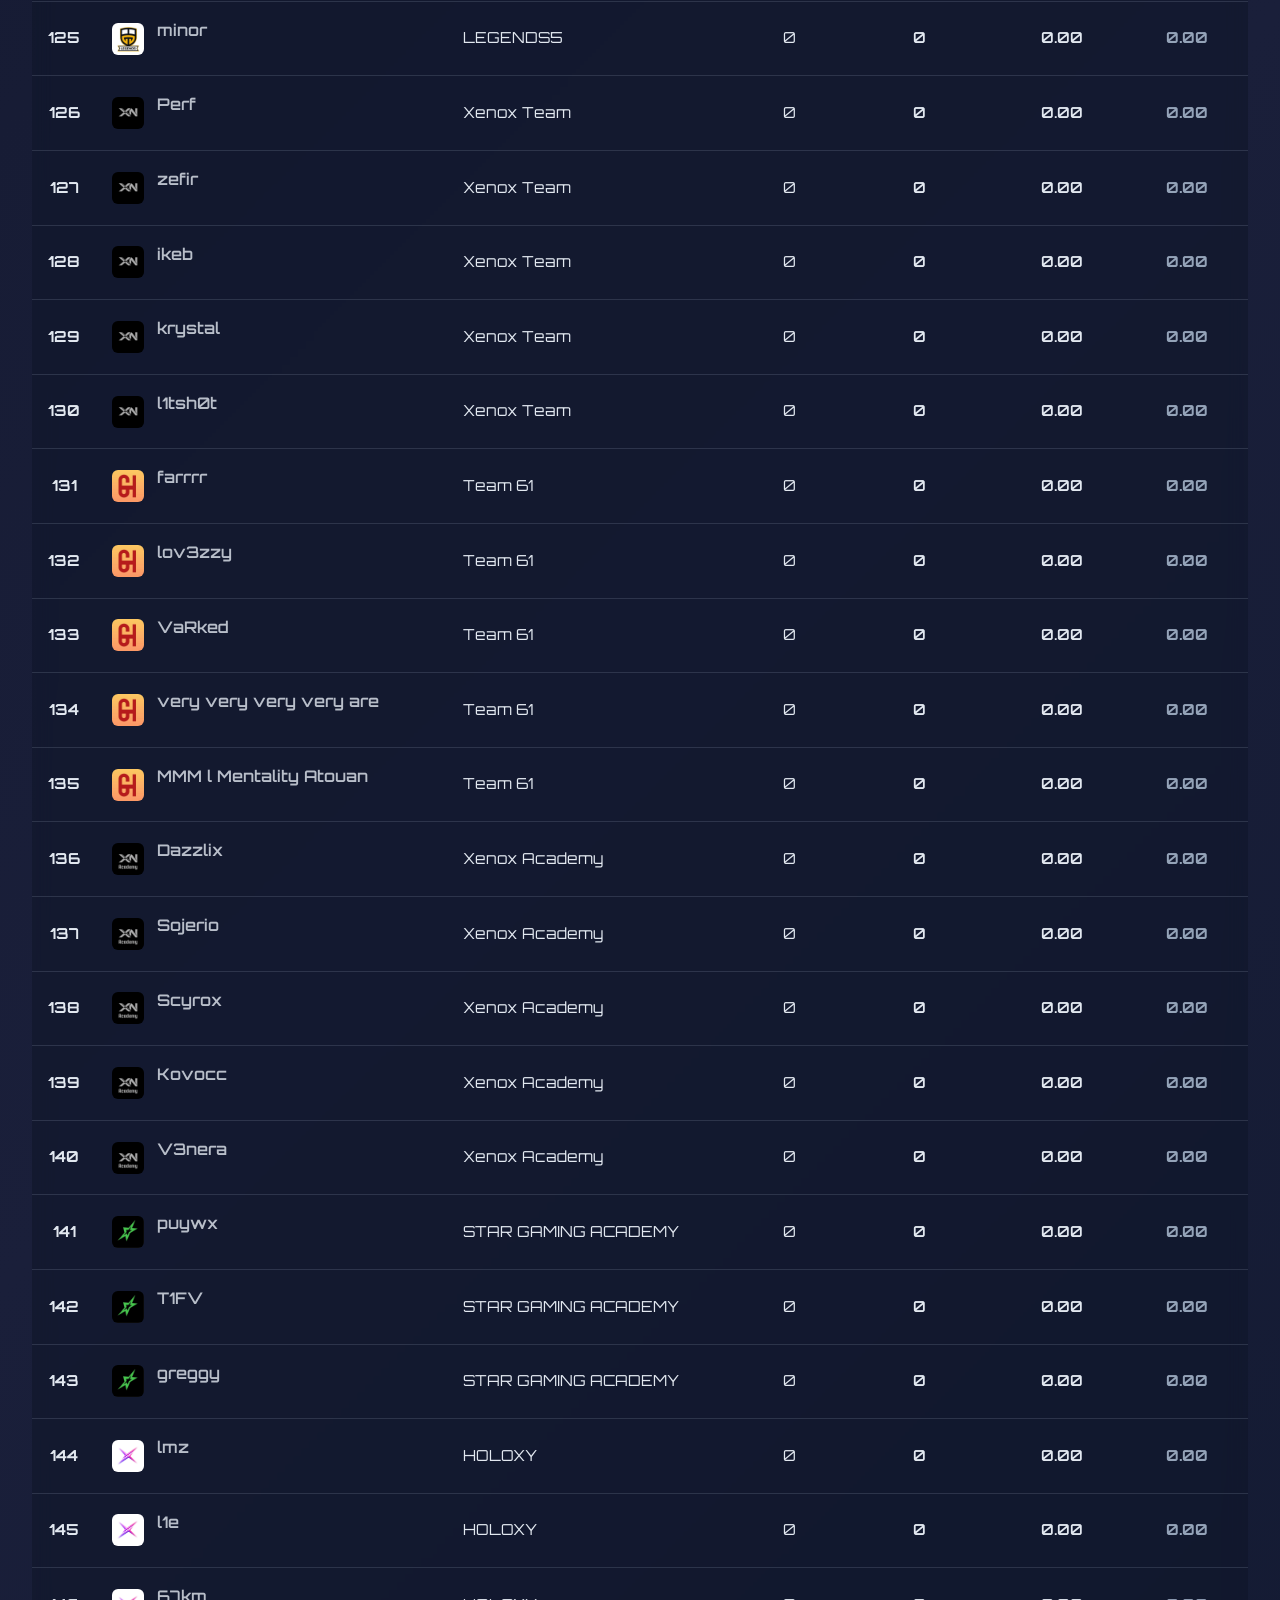
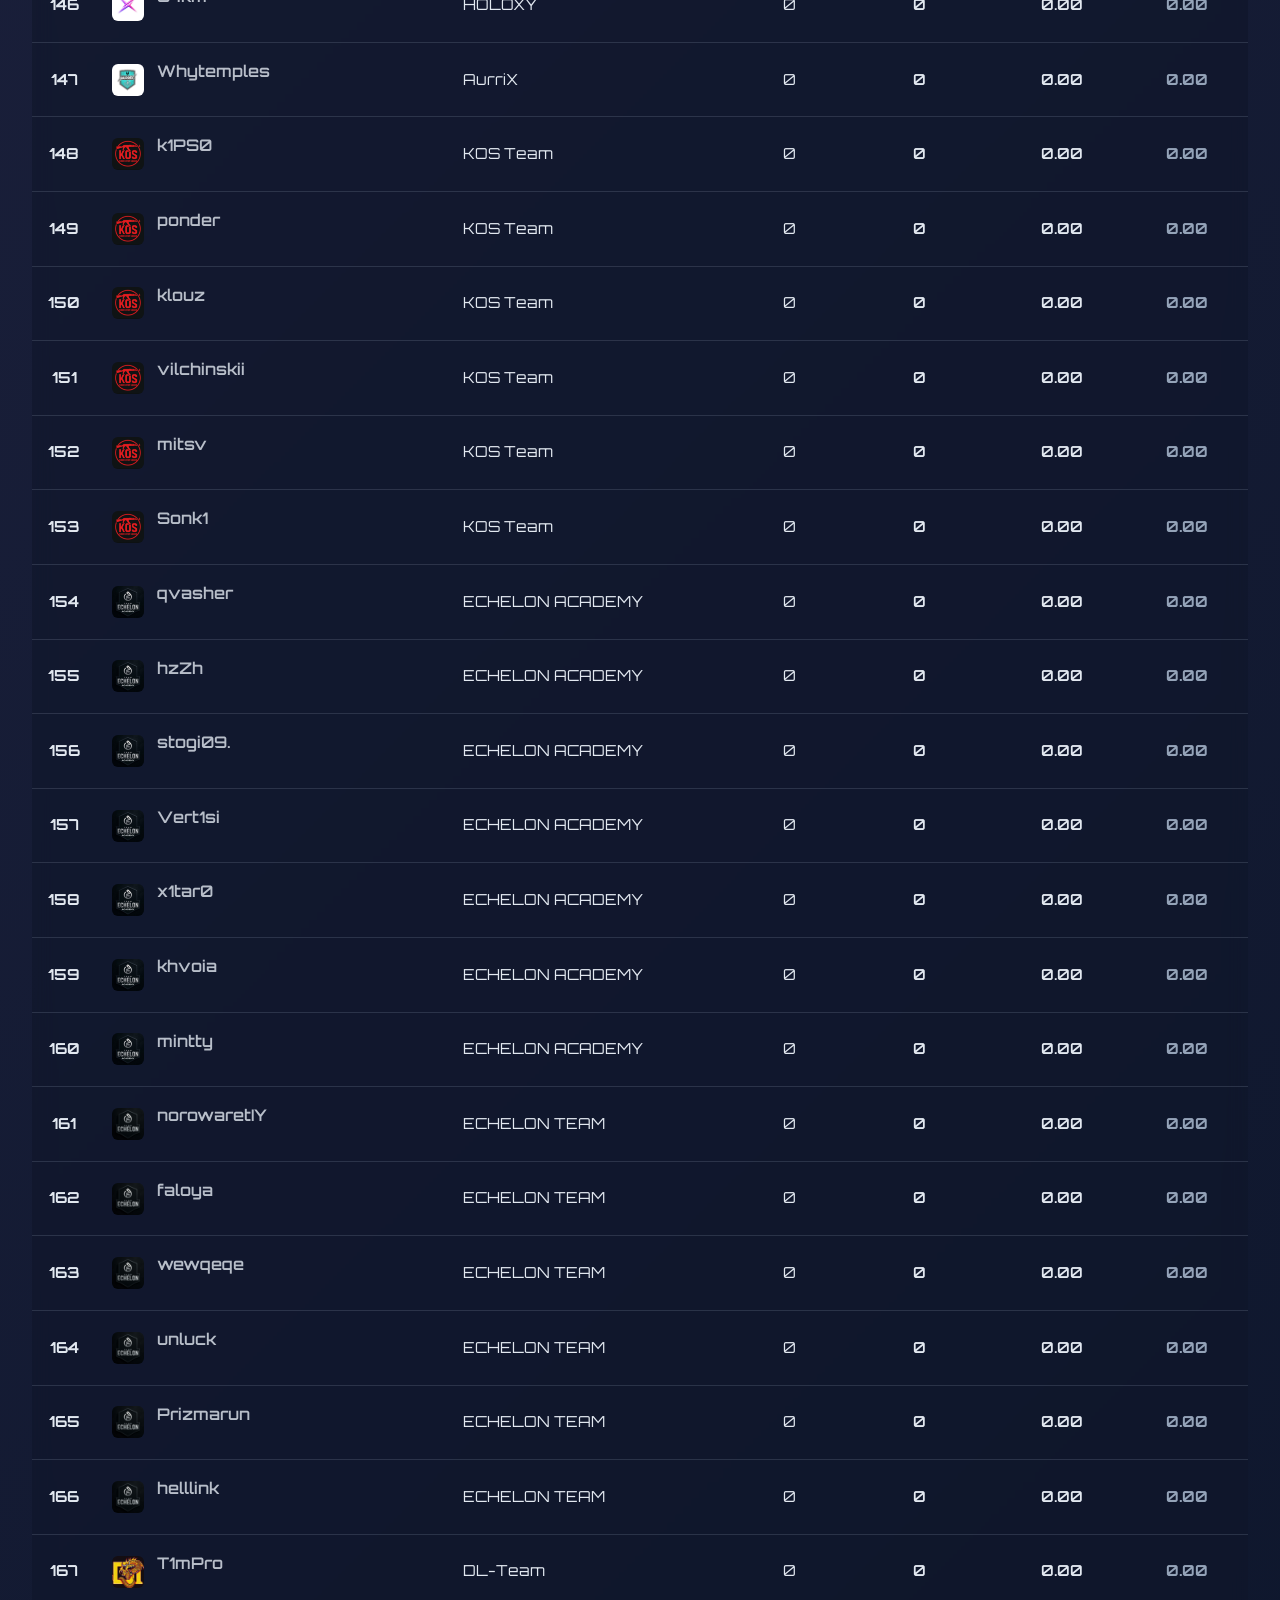
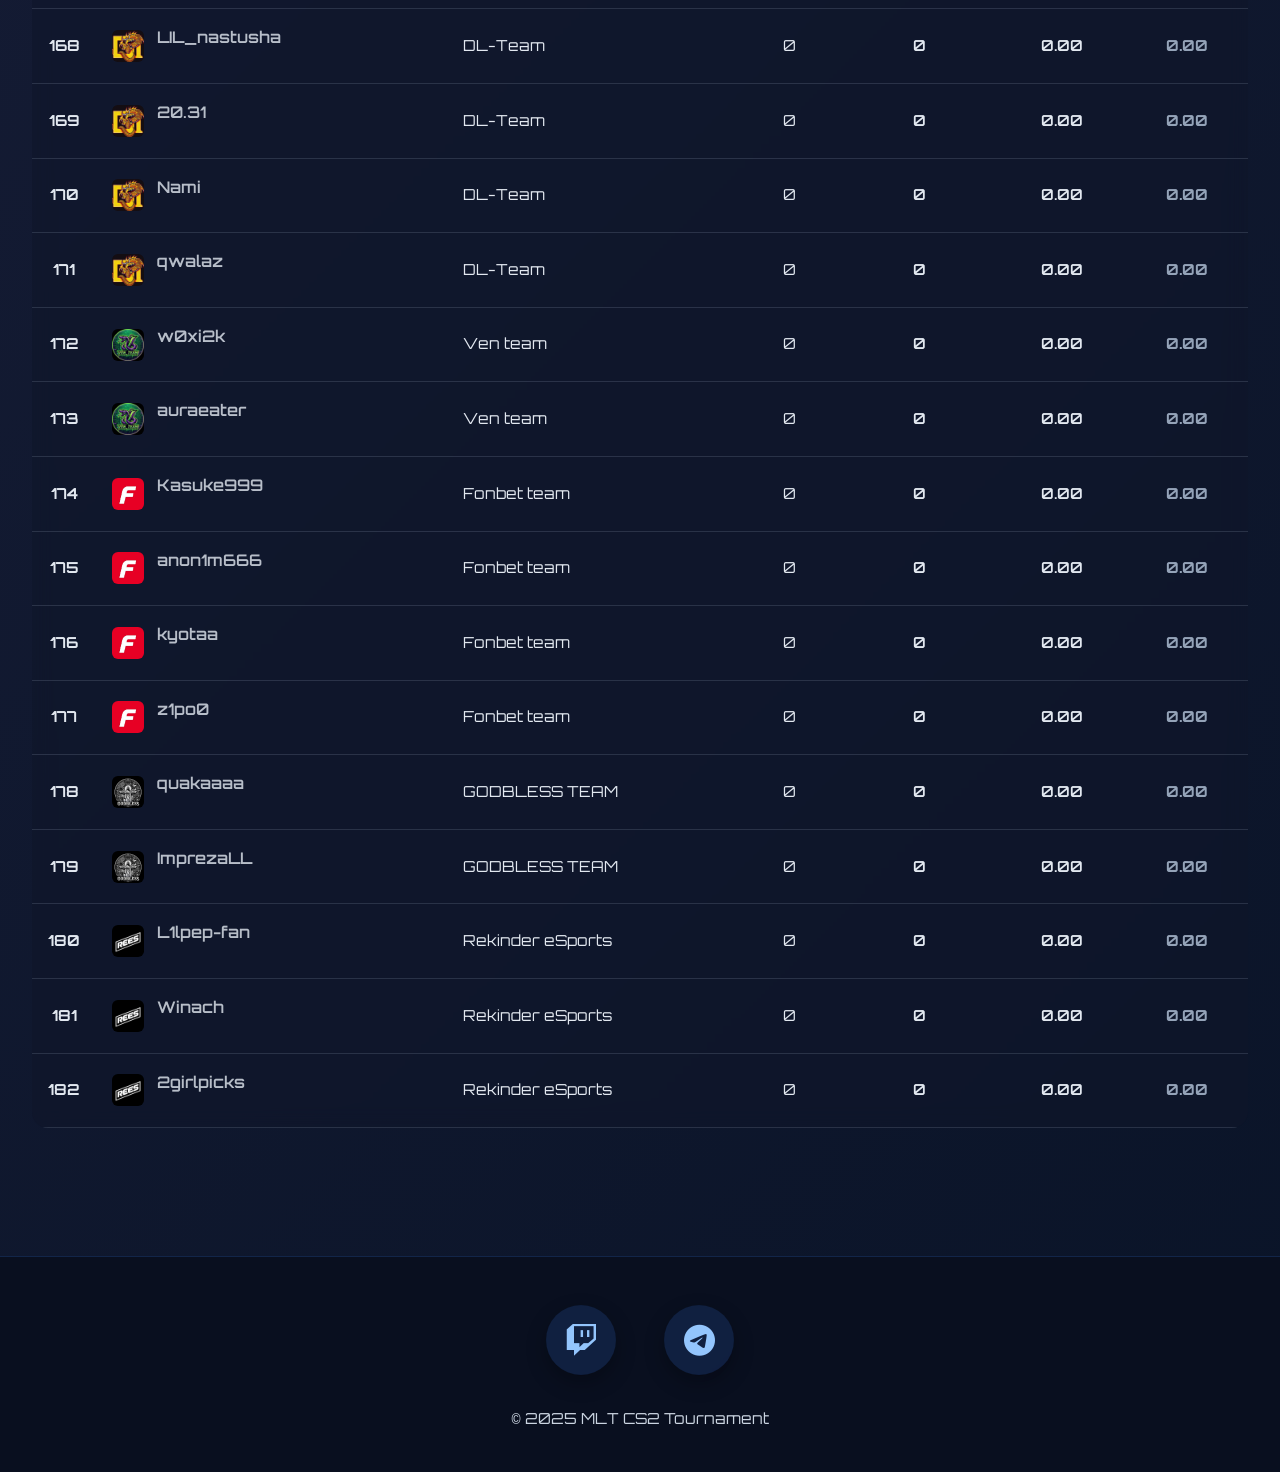
<file: players.html>
<!DOCTYPE html>
<html lang="ru">
<head>
   <meta name="viewport" content="width=device-width, initial-scale=1.0">.

    <meta charset="UTF-8"
   content="width=device-width, initial-scale=1.0">
    <title> MLT CS2 TOURNAMENT</title>
    <link rel="stylesheet" href="style.css">
    <link rel="stylesheet" href="https://cdnjs.cloudflare.com/ajax/libs/font-awesome/6.0.0/css/all.min.css">
    <link rel="icon" type="image/png" href="img/logodef.jpg">
</head>
<body>
    <header>
    <nav>
        <a href="index.html" class="logo-container">
            <div class="header-logo">
                <img src="img/logodef.jpg" alt="MLT Logo">
            </div>
            <span class="logo">MLT | CS2</span>
        </a>
        
        <!-- Гамбургер СНАРУЖИ nav-links -->
        <button class="menu-toggle" id="menuToggle">
            <span></span>
            <span></span>
            <span></span>
        </button>
        
        <!-- Меню ссылок -->
        <div class="nav-links">
            <a href="teams.html">Команды</a>
            <a href="tournaments.html">Турниры</a>
            <a href="matches.html">Матчи</a>
            <a href="mlt-rating.html">MLT рейтинг</a>
             <a href="players.html" class="active">MLT Игроки</a>
            <a href="rules.html">Правила</a>
              <a href="registration.html" >Регистрация</a>
        </div>
    </nav>
</header>
<main>
        <section class="rating-page-section">
            <div class="container">
                <div class="section-header">
                    <i class="fas fa-trophy"></i>
                    <h2> MLT Игроки</h2>
                </div>
            <!-- Фильтры -->
            <div class="players-filters">
                <select id="teamFilter" class="filter-select">
                    <option value="all">Все команды</option>
                </select>
                <select id="sortFilter" class="filter-select">
                    
                    <option value="rating">По рейтингу</option>
                 <option value="name">По имени</option>
                    <option value="team">По команде</option>
                </select>
            </div>

            <!-- Таблица игроков -->
            <div class="players-table-wrapper">
                <table class="players-table">
                    <thead>
                        <tr>
                            <th>#</th>
                            <th>Игрок</th>
                            <th>Команда</th>
                            <th>Матчи</th>
                            <th>K-D rating</th>
                            <th>K/D</th>
                            <th>Рейтинг</th>
                        </tr>
                    </thead>
                    <tbody id="playersTableBody">
                        <!-- Генерируется JS -->
                    </tbody>
                </table>
            </div>
        </div>
    </main>
<footer>
        <div class="container">
            <div class="social-links">
                <a href="https://www.twitch.tv/mlt_cs2" title="Twitch" target="_blank">
                    <i class="fab fa-twitch"></i>
                </a>
                <a href="https://t.me/MLT_CS2" title="Telegram" target="_blank">
                    <i class="fab fa-telegram"></i>
                </a>
            </div>
            <p>&copy; 2025 MLT CS2 Tournament</p>
        </div>
    </footer>

    
    
    <script>
    const menuToggle = document.getElementById('menuToggle');
const navLinks = document.querySelector('.nav-links');

menuToggle.addEventListener('click', () => {
    menuToggle.classList.toggle('active');
    navLinks.classList.toggle('active');
});

// Закрываем меню при клике на ссылку
document.querySelectorAll('.nav-links a').forEach(link => {
    link.addEventListener('click', () => {
        menuToggle.classList.remove('active');
        navLinks.classList.remove('active');
    });
});

// Закрываем меню при клике вне меню
document.addEventListener('click', (e) => {
    if (!e.target.closest('nav')) {
        menuToggle.classList.remove('active');
        navLinks.classList.remove('active');
    }
});

// Закрываем меню при изменении размера окна
window.addEventListener('resize', () => {
    if (window.innerWidth > 768) {
        menuToggle.classList.remove('active');
        navLinks.classList.remove('active');
    }
});

</script>

<script src="players-stats.js"></script>
<script src="players.js"></script>


</body>
</html>
</file>
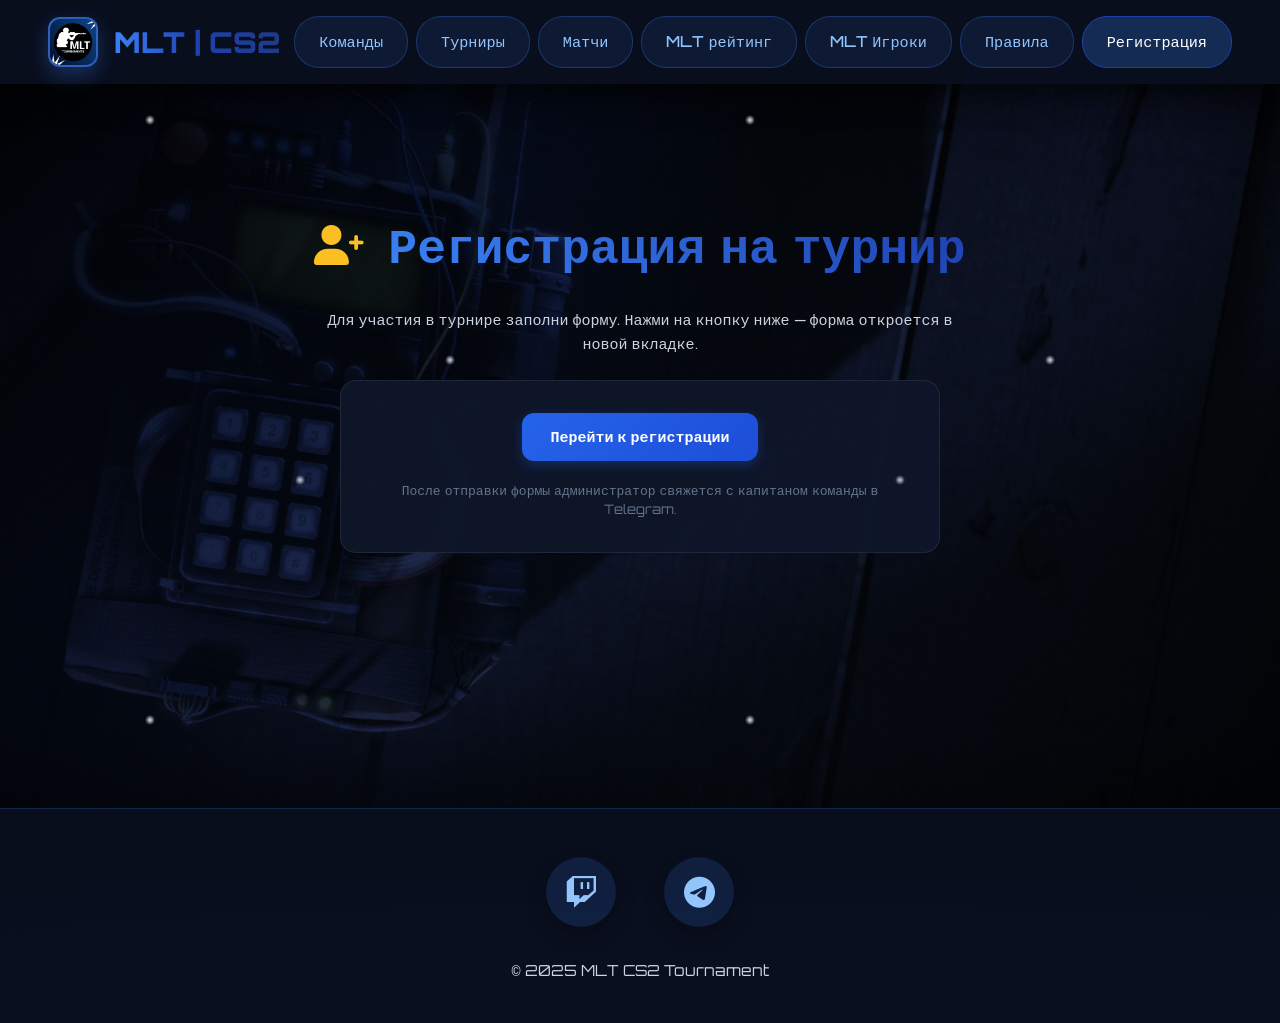
<file: registration.html>
<!DOCTYPE html>
<html lang="ru">
<head>
  <meta charset="UTF-8">
  <meta name="viewport" content="width=device-width, initial-scale=1.0">
  <title>Регистрация | MLT CS2 TOURNAMENT</title>
  <link rel="stylesheet" href="style.css">
  <link rel="icon" type="image/png" href="img/logodef.jpg">
  <link rel="stylesheet" href="https://cdnjs.cloudflare.com/ajax/libs/font-awesome/6.0.0/css/all.min.css">
</head>
<body>
  <div class="snow-layer"></div>

  <header>
    <nav>
      <a href="index.html" class="logo-container">
        <div class="header-logo">
          <img src="img/logodef.jpg" alt="MLT Logo">
        </div>
        <span class="logo">MLT | CS2</span>
      </a>

      <button class="menu-toggle" id="menuToggle">
        <span></span><span></span><span></span>
      </button>

      <div class="nav-links">
        <a href="teams.html">Команды</a>
        <a href="tournaments.html">Турниры</a>
        <a href="matches.html">Матчи</a>
        <a href="mlt-rating.html">MLT рейтинг</a>
        <a href="players.html">MLT Игроки</a>
        <a href="rules.html">Правила</a>
        <a href="registration.html" class="active">Регистрация</a>
      </div>
    </nav>
  </header>

  <main>
    <section class="registration-section">
      <div class="container">
        <div class="section-header">
          <i class="fas fa-user-plus"></i>
          <h2>Регистрация на турнир</h2>
        </div>

        <p class="registration-note">
          Для участия в турнире заполни форму. Нажми на кнопку ниже — форма откроется в новой вкладке.
        </p>

        <div class="registration-form">
          <a
            href="https://docs.google.com/forms/d/e/1FAIpQLSfCPHRVXt1gaQ2bC0ZGw7sIJ20TVdp83qhH4YtQ1uYFx9BGSg/viewform"
            target="_blank"
            class="registration-submit"
          >
            Перейти к регистрации
          </a>

          <p class="registration-small">
            После отправки формы администратор свяжется с капитаном команды в Telegram.
          </p>
        </div>
      </div>
    </section>
  </main>

  <footer>
    <div class="container">
      <div class="social-links">
        <a href="https://www.twitch.tv/mlt_cs2" title="Twitch" target="_blank">
          <i class="fab fa-twitch"></i>
        </a>
        <a href="https://t.me/MLT_CS2" title="Telegram" target="_blank">
          <i class="fab fa-telegram"></i>
        </a>
      </div>
      <p>&copy; 2025 MLT CS2 Tournament</p>
    </div>
  </footer>

  <script>
    const menuToggle = document.getElementById('menuToggle');
    const navLinks = document.querySelector('.nav-links');

    menuToggle.addEventListener('click', () => {
      menuToggle.classList.toggle('active');
      navLinks.classList.toggle('active');
    });

    document.querySelectorAll('.nav-links a').forEach(link => {
      link.addEventListener('click', () => {
        menuToggle.classList.remove('active');
        navLinks.classList.remove('active');
      });
    });

    document.addEventListener('click', (e) => {
      if (!e.target.closest('nav')) {
        menuToggle.classList.remove('active');
        navLinks.classList.remove('active');
      }
    });

    window.addEventListener('resize', () => {
      if (window.innerWidth > 768) {
        menuToggle.classList.remove('active');
        navLinks.classList.remove('active');
      }
    });
  </script>
</body>
</html>
</file>
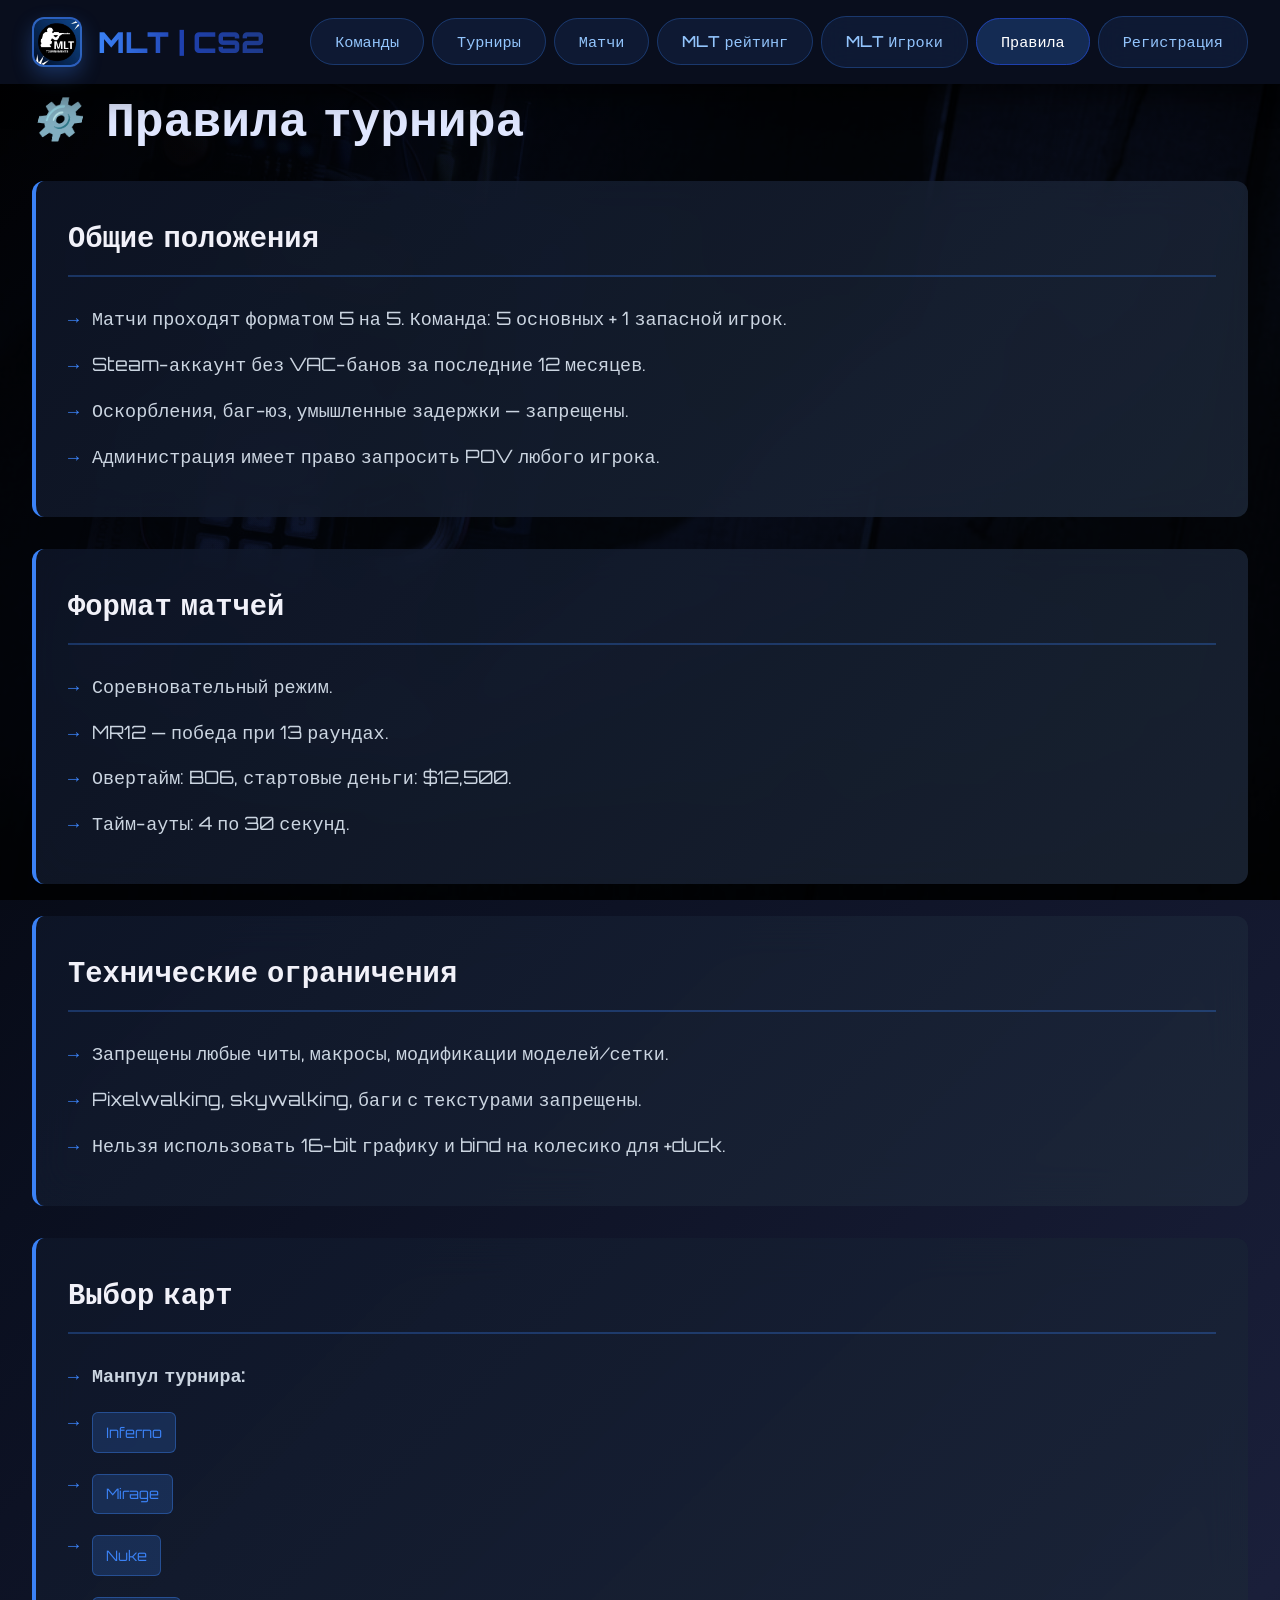
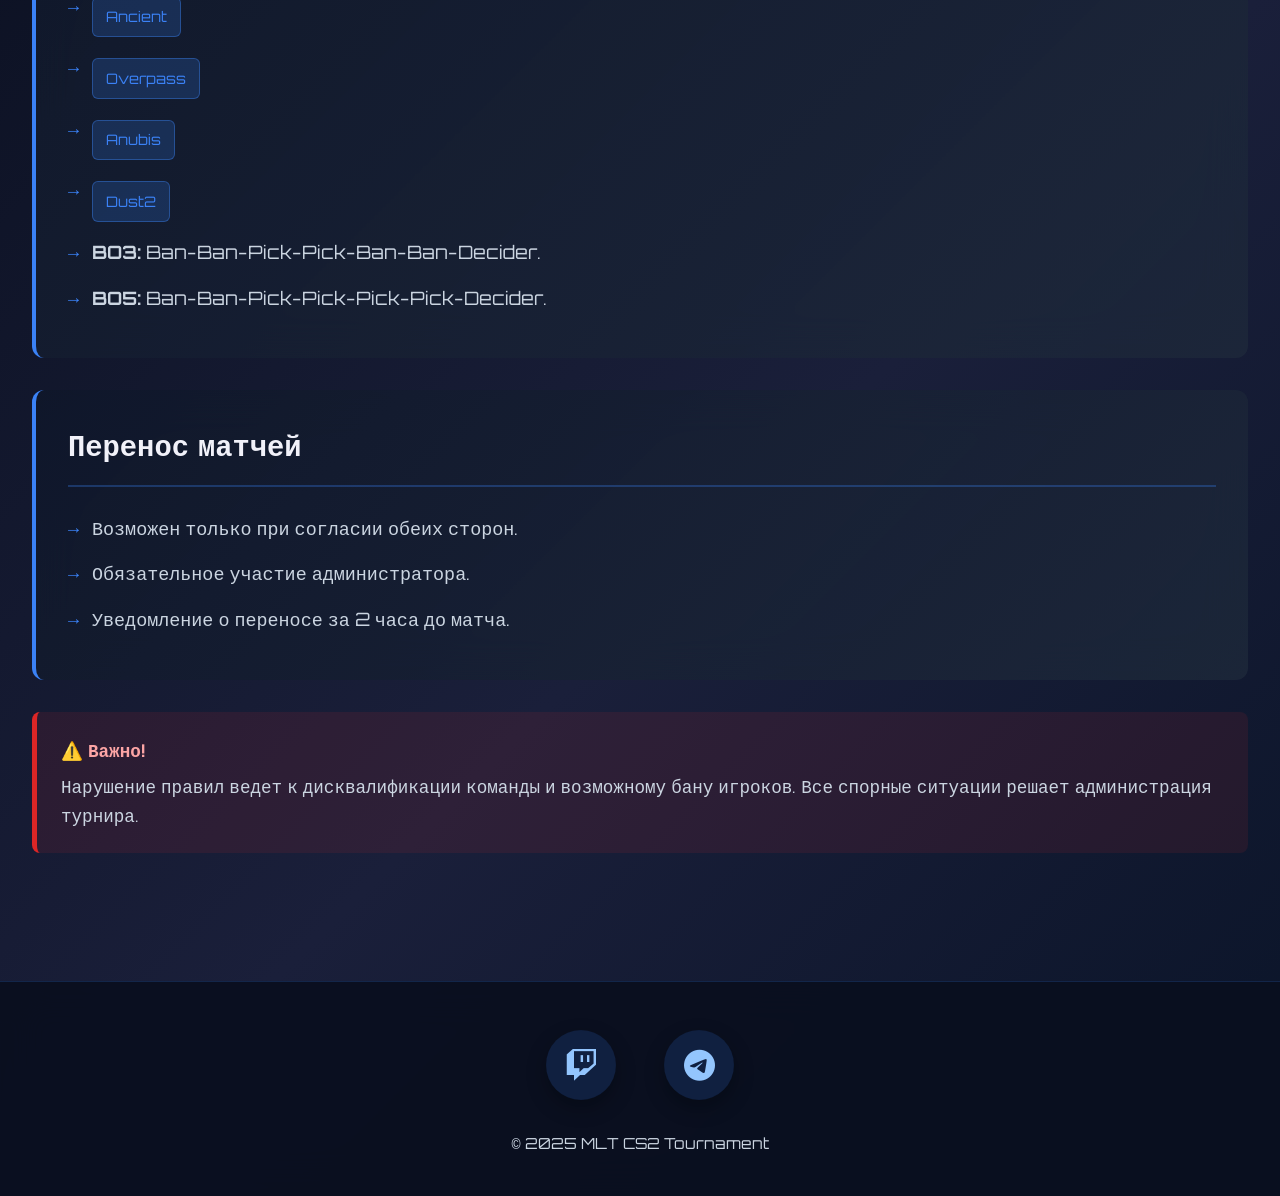
<file: rules.html>
<!DOCTYPE html>
<html lang="ru">
<head>
    <meta charset="UTF-8">
    <meta name="viewport" content="width=device-width, initial-scale=1.0">
    <title>Правила | MLT CS2 TOURNAMENT</title>
    <link rel="stylesheet" href="style.css">
    <link rel="stylesheet" href="https://cdnjs.cloudflare.com/ajax/libs/font-awesome/6.4.0/css/all.min.css">
    <link rel="icon" type="image/png" href="img/logodef.jpg">
</head>
<body>
    <header>
        <nav class="container">
            <a href="index.html" class="logo-container">
                <div class="header-logo">
                    <img src="img/logodef.jpg" alt="MLT Logo">
                </div>
                <div class="logo">MLT | CS2</div>
            </a>
            
            <!-- Добавлена кнопка гамбургер-меню -->
            <div class="menu-toggle" id="menuToggle">
                <span></span>
                <span></span>
                <span></span>
            </div>
            
            <ul class="nav-links">
                <li><a href="teams.html">Команды</a></li>
                <li><a href="tournaments.html">Турниры</a></li>
                <li><a href="matches.html">Матчи</a></li>
                <li><a href="mlt-rating.html">MLT рейтинг</a></li>
                 <a href="players.html" >MLT Игроки</a>
                <li><a href="rules.html" class="active">Правила</a></li>
                  <a href="registration.html" >Регистрация</a>
            </ul>
        </nav>
    </header>

    <main>
        <section class="rules-section">
            <div class="container">
                <div class="section-header">
                    <i class="icon">⚙️</i>
                    <h1>Правила турнира</h1>
                </div>

                <!-- Общие положения -->
                <article class="rules-article">
                    <h2>Общие положения</h2>
                    <ul>
                        <li>Матчи проходят форматом 5 на 5. Команда: 5 основных + 1 запасной игрок.</li>
                        <li>Steam-аккаунт без VAC-банов за последние 12 месяцев.</li>
                        <li>Оскорбления, баг-юз, умышленные задержки — запрещены.</li>
                        <li>Администрация имеет право запросить POV любого игрока.</li>
                    </ul>
                </article>

                <!-- Формат матчей -->
                <article class="rules-article">
                    <h2>Формат матчей</h2>
                    <ul>
                        <li>Соревновательный режим.</li>
                        <li>MR12 — победа при 13 раундах.</li>
                        <li>Овертайм: BO6, стартовые деньги: $12,500.</li>
                        <li>Тайм-ауты: 4 по 30 секунд.</li>
                    </ul>
                </article>

                <!-- Технические ограничения -->
                <article class="rules-article">
                    <h2>Технические ограничения</h2>
                    <ul>
                        <li>Запрещены любые читы, макросы, модификации моделей/сетки.</li>
                        <li>Pixelwalking, skywalking, баги с текстурами запрещены.</li>
                        <li>Нельзя использовать 16-bit графику и bind на колесико для +duck.</li>
                    </ul>
                </article>

                <!-- Выбор карт -->
                <article class="rules-article">
                    <h2>Выбор карт</h2>
                    <ul>
                        <li><strong>Манпул турнира:</strong></li>
                        <li><span class="map-badge">Inferno</span></li>
                        <li><span class="map-badge">Mirage</span></li>
                        <li><span class="map-badge">Nuke</span></li>
                        <li><span class="map-badge">Ancient</span></li>
                        <li><span class="map-badge">Overpass</span></li>
                        <li><span class="map-badge">Anubis</span></li>
                        <li><span class="map-badge">Dust2</span></li>
                    </ul>
                    <ul>
                        <li><strong>BO3:</strong> Ban-Ban-Pick-Pick-Ban-Ban-Decider.</li>
                        <li><strong>BO5:</strong> Ban-Ban-Pick-Pick-Pick-Pick-Decider.</li>
                    </ul>
                </article>

                <!-- Перенос матчей -->
                <article class="rules-article">
                    <h2>Перенос матчей</h2>
                    <ul>
                        <li>Возможен только при согласии обеих сторон.</li>
                        <li>Обязательное участие администратора.</li>
                        <li>Уведомление о переносе за 2 часа до матча.</li>
                    </ul>
                </article>

                <!-- Предупреждение -->
                <div class="warning-box">
                    <strong>⚠️ Важно!</strong>
                    <p>Нарушение правил ведет к дисквалификации команды и возможному бану игроков. Все спорные ситуации решает администрация турнира.</p>
                </div>
            </div>
        </section>
    </main>

    <footer>
        <div class="container">
            <div class="social-links">
                <a href="https://www.twitch.tv/mlt_cs2" title="Twitch" target="_blank">
                    <i class="fab fa-twitch"></i>
                </a>
                <a href="https://t.me/MLT_CS2" title="Telegram" target="_blank">
                    <i class="fab fa-telegram"></i>
                </a>
            </div>
            <p>&copy; 2025 MLT CS2 Tournament</p>
        </div>
    </footer>
   

    <script>
        const menuToggle = document.getElementById('menuToggle');
        const navLinks = document.querySelector('.nav-links');

        menuToggle.addEventListener('click', () => {
            menuToggle.classList.toggle('active');
            navLinks.classList.toggle('active');
        });

        // Закрываем меню при клике на ссылку
        document.querySelectorAll('.nav-links a').forEach(link => {
            link.addEventListener('click', () => {
                menuToggle.classList.remove('active');
                navLinks.classList.remove('active');
            });
        });

        // Закрываем меню при клике вне меню
        document.addEventListener('click', (e) => {
            if (!e.target.closest('nav')) {
                menuToggle.classList.remove('active');
                navLinks.classList.remove('active');
            }
        });

        // Закрываем меню при изменении размера окна
        window.addEventListener('resize', () => {
            if (window.innerWidth > 768) {
                menuToggle.classList.remove('active');
                navLinks.classList.remove('active');
            }
        });
    </script>
</body>
</html>
</file>
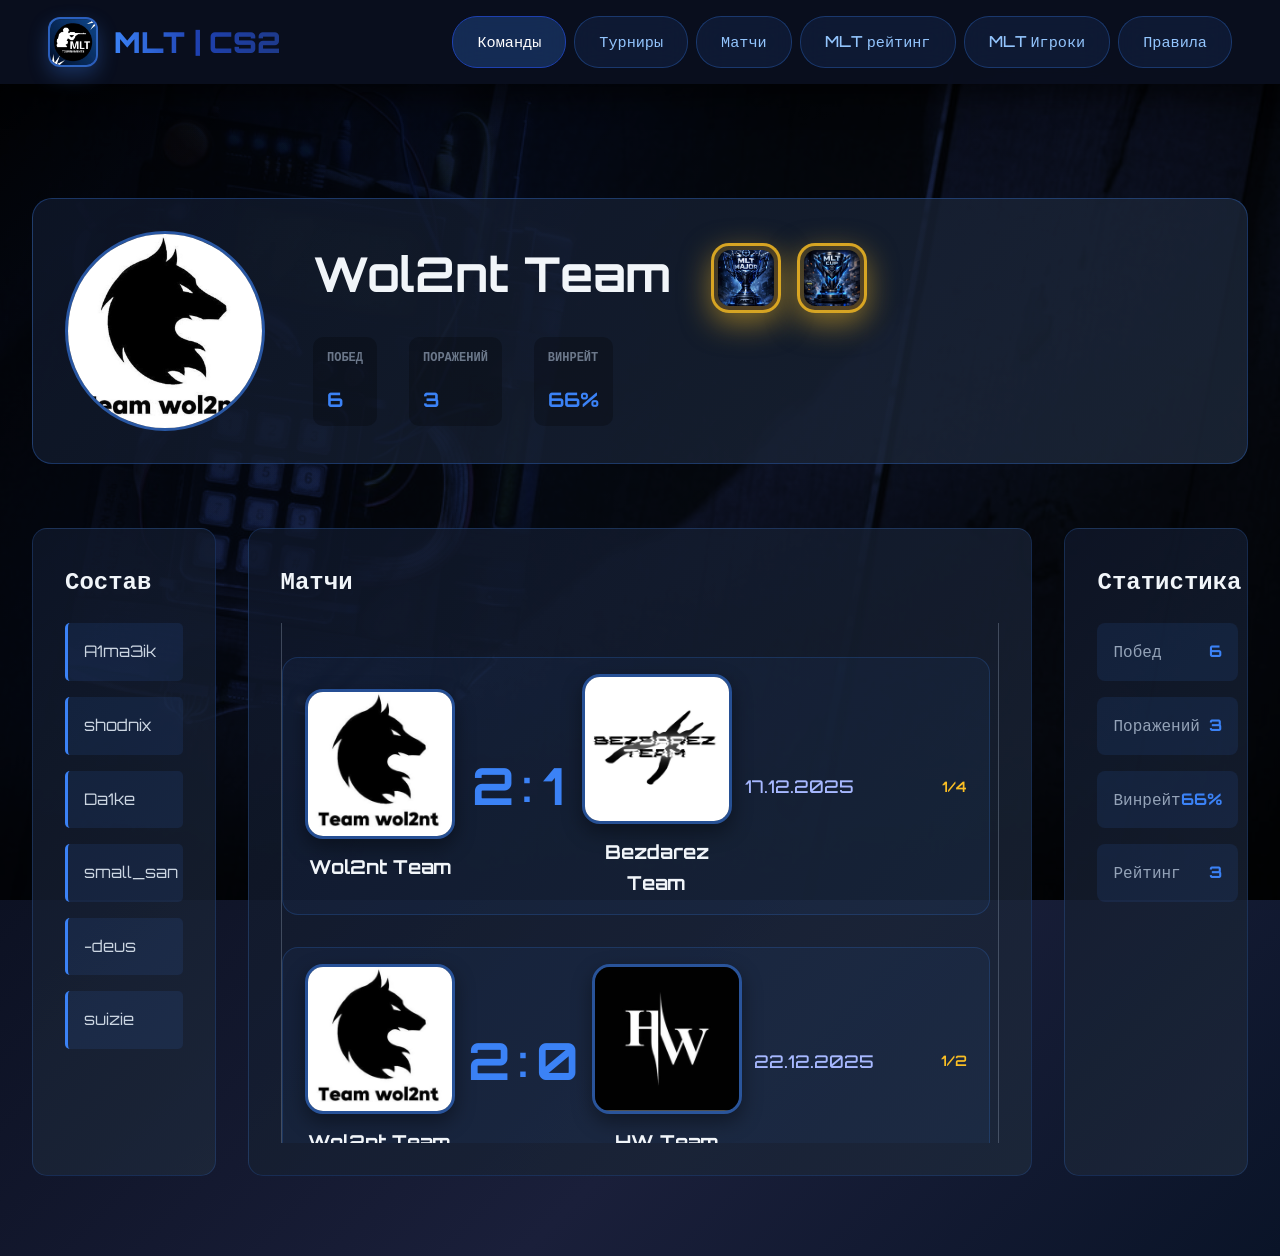
<file: team.html>
<!DOCTYPE html>
<html lang="ru">
<head>
    <meta charset="UTF-8">
    <meta name="viewport" content="width=device-width, initial-scale=1.0">
    <title>Команда | MLT CS2 TOURNAMENT</title>
    <link rel="stylesheet" href="style.css">
    <link rel="icon" type="image/png" href="img/logodef.jpg">
</head>
<body>
    
    
    <header>
    <nav>
        <a href="index.html" class="logo-container">
            <div class="header-logo">
                <img src="img/logodef.jpg" alt="MLT Logo">
            </div>
            <span class="logo">MLT | CS2</span>
        </a>
        
        <!-- Гамбургер СНАРУЖИ nav-links -->
        <button class="menu-toggle" id="menuToggle">
            <span></span>
            <span></span>
            <span></span>
        </button>
        
        <!-- Меню ссылок -->
        <div class="nav-links">
            <a href="teams.html"class="active">Команды</a>
            <a href="tournaments.html">Турниры</a>
            <a href="matches.html">Матчи</a>
            <a href="mlt-rating.html">MLT рейтинг</a>
             <a href="players.html" >MLT Игроки</a>
            <a href="rules.html">Правила</a>
        </div>
    </nav>
</header>

    <section class="team-details-section">
    <div class="container">

        <div class="team-details-header">
            <img id="teamLogo" class="team-details-logo" src="" alt="logo">
            <div class="team-details-info">
                <h1 id="teamName"></h1>
                <div id="teamStats" class="team-details-stats"></div>
            </div>
        </div>

        <div class="team-details-content">
            <!-- Состав -->
            <div class="team-roster">
                <h2>Состав</h2>
                <div id="teamRoster" class="roster-list"></div>
            </div>

            <!-- Матчи -->
            <div class="team-matches">
                <h2>Матчи</h2>
                <div class="team-matches-wrapper">
                    <div id="teamMatches" class="matches-list"></div>
                </div>
            </div>

            <!-- Статистика -->
            <div class="team-stats-detailed">
                <h2>Статистика</h2>
                <div id="teamStatsDetailed" class="stats-grid"></div>
            </div>
        </div>

    </div>
</section>


    

    <script src="team.js"></script>
   
      <script>
    const menuToggle = document.getElementById('menuToggle');
const navLinks = document.querySelector('.nav-links');

menuToggle.addEventListener('click', () => {
    menuToggle.classList.toggle('active');
    navLinks.classList.toggle('active');
});

// Закрываем меню при клике на ссылку
document.querySelectorAll('.nav-links a').forEach(link => {
    link.addEventListener('click', () => {
        menuToggle.classList.remove('active');
        navLinks.classList.remove('active');
    });
});

// Закрываем меню при клике вне меню
document.addEventListener('click', (e) => {
    if (!e.target.closest('nav')) {
        menuToggle.classList.remove('active');
        navLinks.classList.remove('active');
    }
});

// Закрываем меню при изменении размера окна
window.addEventListener('resize', () => {
    if (window.innerWidth > 768) {
        menuToggle.classList.remove('active');
        navLinks.classList.remove('active');
    }
});

</script>
</body>
</html>
</file>
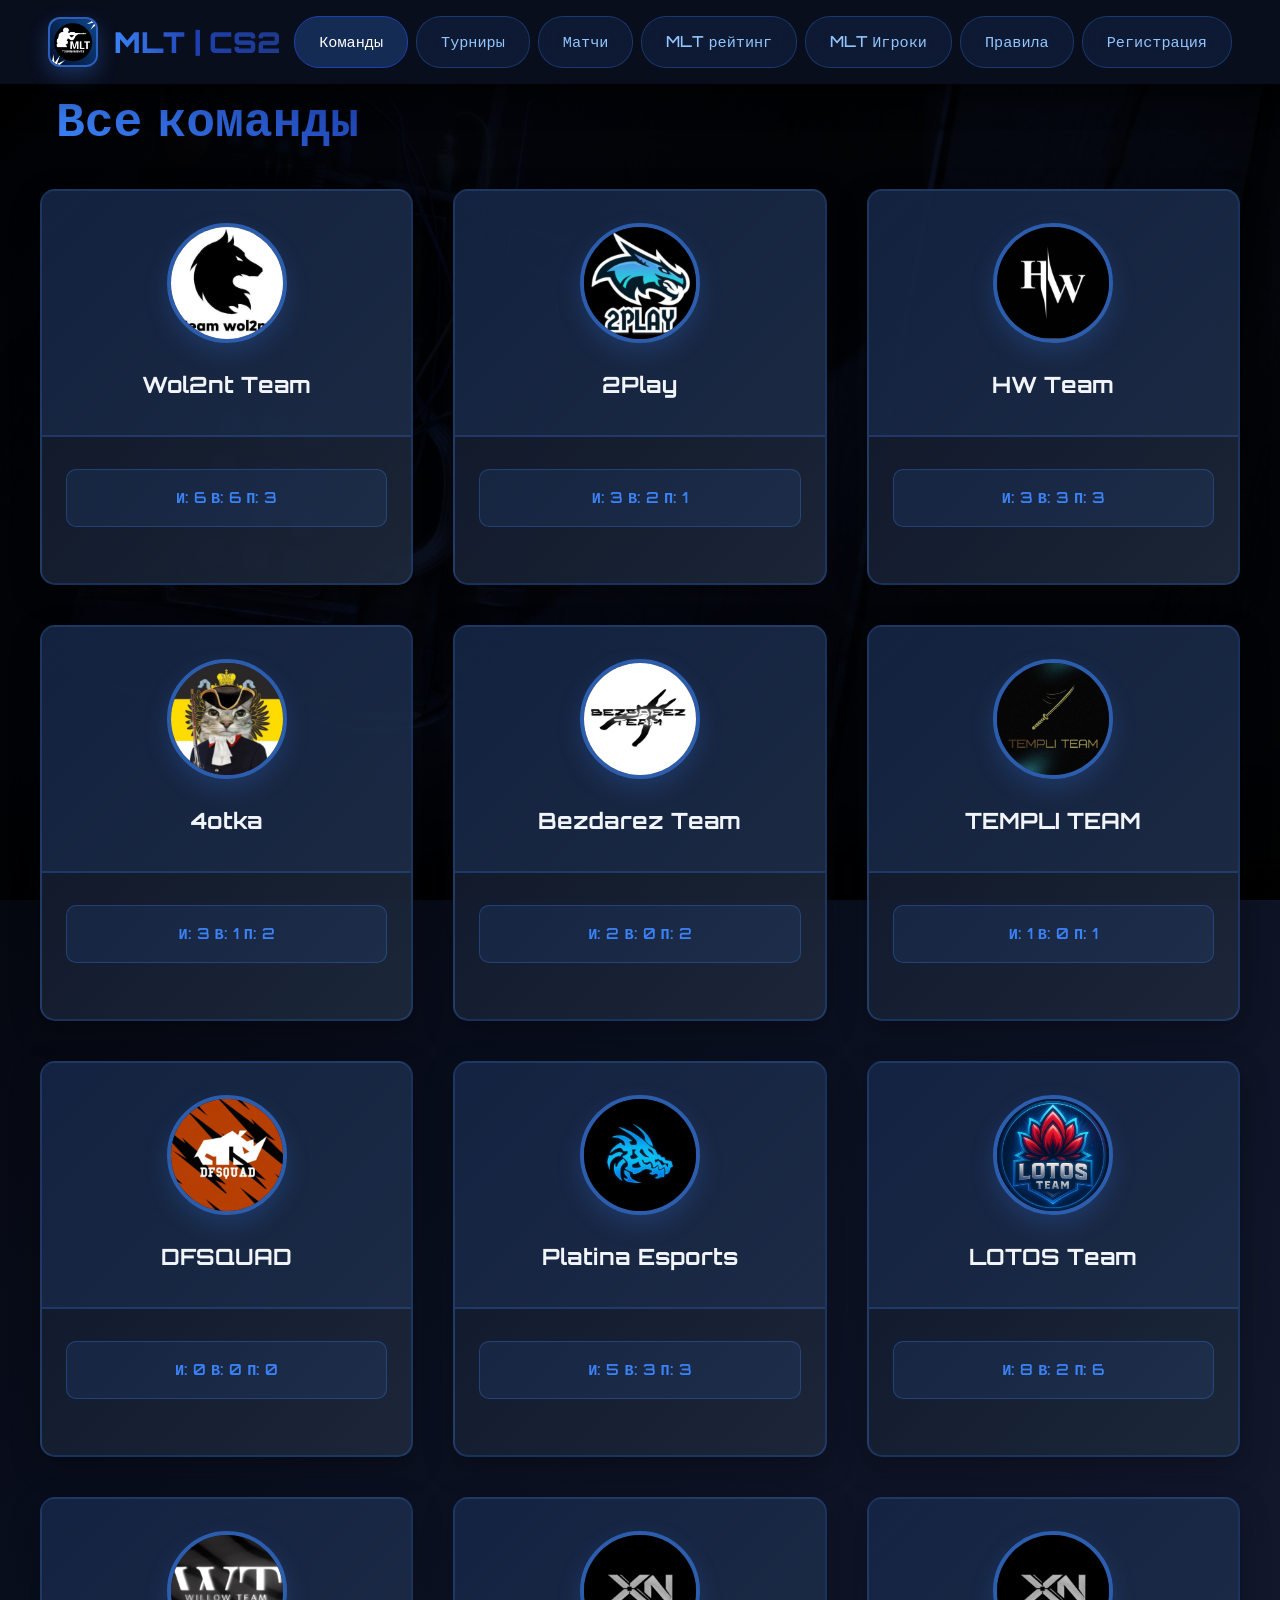
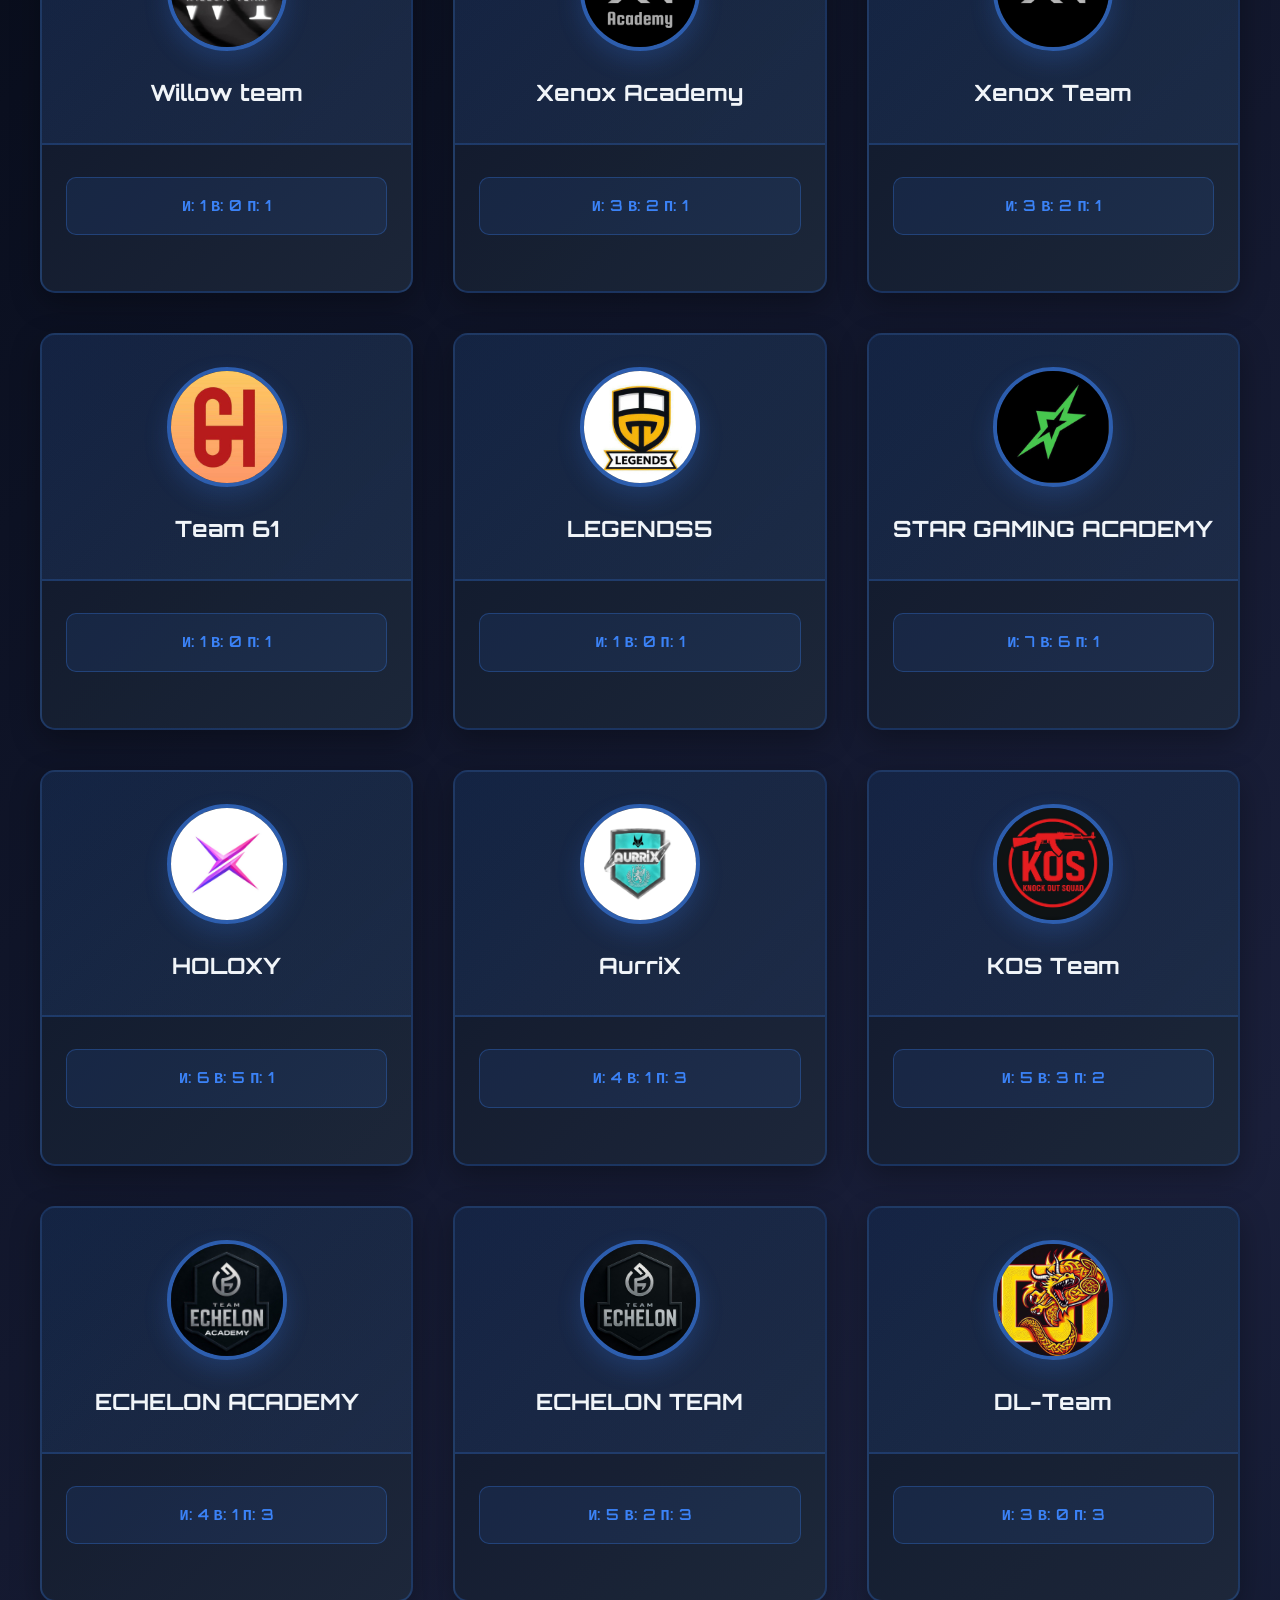
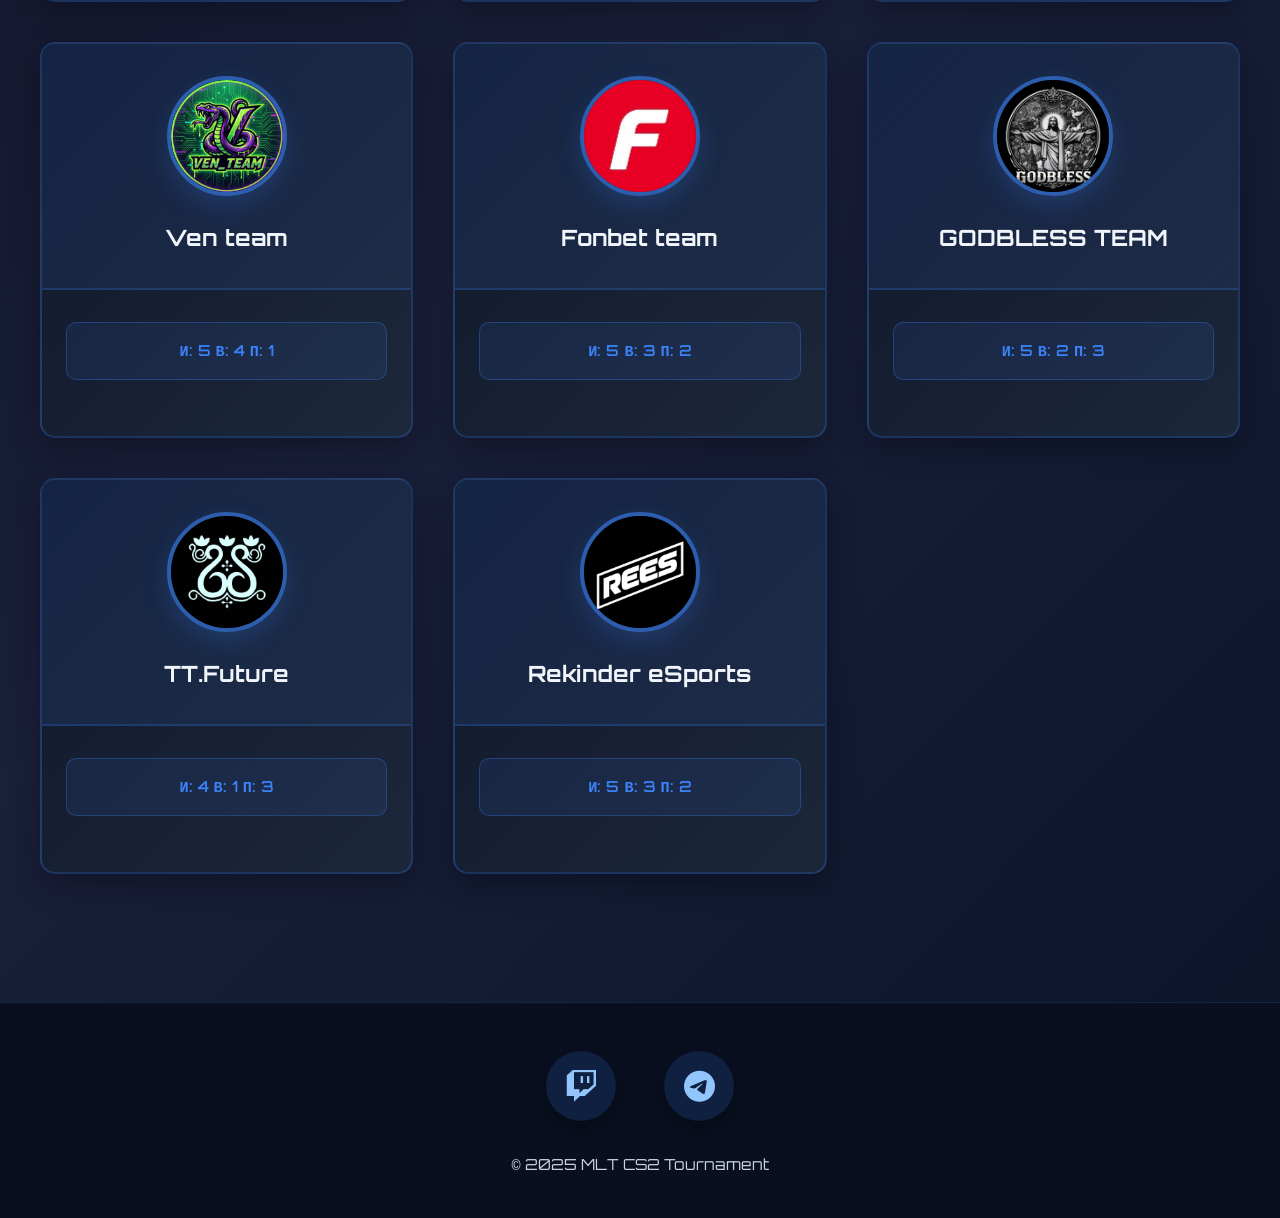
<file: teams.html>
<!DOCTYPE html>
<html lang="ru">
<head>
    <meta charset="UTF-8">
    <meta name="viewport" content="width=device-width, initial-scale=1.0">
    <title>Команды | MLT CS2 TOURNAMENT</title>
    <link rel="stylesheet" href="style.css">
    <link rel="stylesheet" href="https://cdnjs.cloudflare.com/ajax/libs/font-awesome/6.0.0/css/all.min.css">
    <link rel="icon" type="image/png" href="img/logodef.jpg">
</head>
<body>
    <header>
    <nav>
        <a href="index.html" class="logo-container">
            <div class="header-logo">
                <img src="img/logodef.jpg" alt="MLT Logo">
            </div>
            <span class="logo">MLT | CS2</span>
        </a>
        
        <!-- Гамбургер СНАРУЖИ nav-links -->
        <button class="menu-toggle" id="menuToggle">
            <span></span>
            <span></span>
            <span></span>
        </button>
        
        <!-- Меню ссылок -->
        <div class="nav-links">
            <a href="teams.html"class="active">Команды</a>
            <a href="tournaments.html">Турниры</a>
            <a href="matches.html">Матчи</a>
            <a href="mlt-rating.html">MLT рейтинг</a>
             <a href="players.html" >MLT Игроки</a>
            <a href="rules.html">Правила</a>
              <a href="registration.html" >Регистрация</a>
        </div>
    </nav>
</header>

    <main>
        <section class="matches-history-section">
            <div class="container">
                <div class="section-header">
                    <i></i>
                    <h2>Все команды</h2>
                </div>
               

   
            
       <div class="teams-grid-hltv">
    
    <!-- 1. Wol2nt Team -->
    <a href="team.html?id=1" class="team-link">
        <div class="team-card-hltv">
            <div class="team-header-hltv">
                <img src="img/Wol2nt Team.jpg" alt="Wol2nt Team" class="team-logo-hltv">
                <div class="team-title-hltv">
                    <h3>Wol2nt Team</h3>
                </div>
            </div>
            <div class="team-body-hltv">
                <p class="team-stats-hltv">И: 6 В: 6 П: 3 </p>
                <p class="team-roster-hltv"></p>
            </div>
        </div>
    </a>

    <!-- 2. 2Play -->
    <a href="team.html?id=2" class="team-link">
        <div class="team-card-hltv">
            <div class="team-header-hltv">
                <img src="img/2play.jpg" alt="2Play" class="team-logo-hltv">
                <div class="team-title-hltv">
                    <h3>2Play</h3>
                </div>
            </div>
            <div class="team-body-hltv">
                <p class="team-stats-hltv">И: 3 В: 2 П: 1 </p>
                <p class="team-roster-hltv"></p>
            </div>
        </div>
    </a>

    <!-- 3. HW Team -->
    <a href="team.html?id=3" class="team-link">
        <div class="team-card-hltv">
            <div class="team-header-hltv">
                <img src="img/HW Team.jpg" alt="HW Team" class="team-logo-hltv">
                <div class="team-title-hltv">
                    <h3>HW Team</h3>
                </div>
            </div>
            <div class="team-body-hltv">
                <p class="team-stats-hltv">И: 3 В: 3 П: 3 </p>
                <p class="team-roster-hltv"></p>
            </div>
        </div>
    </a>

    <!-- 4. 4otka -->
    <a href="team.html?id=4" class="team-link">
        <div class="team-card-hltv">
            <div class="team-header-hltv">
                <img src="img/4otka.jpg" alt="4otka" class="team-logo-hltv">
                <div class="team-title-hltv">
                    <h3>4otka</h3>
                </div>
            </div>
            <div class="team-body-hltv">
                <p class="team-stats-hltv">И: 3 В: 1 П: 2 </p>
                <p class="team-roster-hltv"></p>
            </div>
        </div>
    </a>

    <!-- 5. Bezdarez Team -->
    <a href="team.html?id=5" class="team-link">
        <div class="team-card-hltv">
            <div class="team-header-hltv">
                <img src="img/Bezdarez Team.jpg" alt="Bezdarez Team" class="team-logo-hltv">
                <div class="team-title-hltv">
                    <h3>Bezdarez Team</h3>
                </div>
            </div>
            <div class="team-body-hltv">
                <p class="team-stats-hltv">И: 2 В: 0 П: 2 </p>
                <p class="team-roster-hltv"></p>
            </div>
        </div>
    </a>

    <!-- 6. TEMPLI TEAM -->
    <a href="team.html?id=6" class="team-link">
        <div class="team-card-hltv">
            <div class="team-header-hltv">
                <img src="img/TEMPLI TEAM.jpg" alt="TEMPLI TEAM" class="team-logo-hltv">
                <div class="team-title-hltv">
                    <h3>TEMPLI TEAM</h3>
                </div>
            </div>
            <div class="team-body-hltv">
                <p class="team-stats-hltv">И: 1 В: 0 П: 1 </p>
                <p class="team-roster-hltv"></p>
            </div>
        </div>
    </a>
    <!-- 7. DFSQUAD -->
    <a href="team.html?id=7" class="team-link">
        <div class="team-card-hltv">
            <div class="team-header-hltv">
                <img src="img/DFSQUAD.jpg" alt="DFSQUAD" class="team-logo-hltv">
                <div class="team-title-hltv">
                    <h3>DFSQUAD</h3>
                </div>
            </div>
            <div class="team-body-hltv">
                <p class="team-stats-hltv">И: 0 В: 0 П: 0 </p>
                <p class="team-roster-hltv"></p>
            </div>
        </div>
    </a>

    <!-- 8. Platina Esports Academy -->
    <a href="team.html?id=8" class="team-link">
        <div class="team-card-hltv">
            <div class="team-header-hltv">
                <img src="img/Platina Esports Academy.jpg" alt="Platina Esports Academy" class="team-logo-hltv">
                <div class="team-title-hltv">
                    <h3>Platina Esports </h3>
                </div>
            </div>
            <div class="team-body-hltv">
                <p class="team-stats-hltv">И: 5 В: 3 П: 3 </p>
                <p class="team-roster-hltv"></p>
            </div>
        </div>
    </a>

    <!-- 9. LOTOS Team -->
    <a href="team.html?id=9" class="team-link">
        <div class="team-card-hltv">
            <div class="team-header-hltv">
                <img src="img/lotos.jpg" alt="LOTOS Team" class="team-logo-hltv">
                <div class="team-title-hltv">
                    <h3>LOTOS Team</h3>
                </div>
            </div>
            <div class="team-body-hltv">
                <p class="team-stats-hltv">И: 8 В: 2 П: 6 </p>
                <p class="team-roster-hltv"></p>
            </div>
        </div>
    </a>

    <!-- 3. HW Team -->
    <a href="team.html?id=10" class="team-link">
        <div class="team-card-hltv">
            <div class="team-header-hltv">
                <img src="img/newlogowillow.jpg" alt="Willow team" class="team-logo-hltv">
                <div class="team-title-hltv">
                    <h3>Willow team</h3>
                </div>
            </div>
            <div class="team-body-hltv">
                <p class="team-stats-hltv">И: 1 В: 0 П: 1 </p>
                <p class="team-roster-hltv">
</p>
            </div>
        </div>
    </a>

    <a href="team.html?id=14" class="team-link">
        <div class="team-card-hltv">
            <div class="team-header-hltv">
                <img src="img/Xenox Academy.jpg" alt="Xenox Academy" class="team-logo-hltv">
                <div class="team-title-hltv">
                    <h3>Xenox Academy</h3>
                </div>
            </div>
            <div class="team-body-hltv">
                <p class="team-stats-hltv">И: 3 В: 2 П: 1 </p>
                <p class="team-roster-hltv"></p>
            </div>
        </div>
    </a>

    <a href="team.html?id=12" class="team-link">
        <div class="team-card-hltv">
            <div class="team-header-hltv">
                <img src="img/Xenox Team.jpg" alt="Xenox Team" class="team-logo-hltv">
                <div class="team-title-hltv">
                    <h3>Xenox Team</h3>
                </div>
            </div>
            <div class="team-body-hltv">
                <p class="team-stats-hltv">И: 3 В: 2 П: 1 </p>
                <p class="team-roster-hltv"></p>
            </div>
        </div>
    </a>

    <a href="team.html?id=13" class="team-link">
        <div class="team-card-hltv">
            <div class="team-header-hltv">
                <img src="img/Team 61.jpg" alt="Team 61" class="team-logo-hltv">
                <div class="team-title-hltv">
                    <h3>Team 61</h3>
                </div>
            </div>
            <div class="team-body-hltv">
                <p class="team-stats-hltv">И: 1 В: 0 П: 1 </p>
                <p class="team-roster-hltv"></p>
            </div>
        </div>
    </a>
    <!-- 9. LOTOS Team -->
    <a href="team.html?id=11" class="team-link">
        <div class="team-card-hltv">
            <div class="team-header-hltv">
                <img src="img/LEGENDS5.jpg" alt="LEGENDS5" class="team-logo-hltv">
                <div class="team-title-hltv">
                    <h3>LEGENDS5</h3>
                </div>
            </div>
            <div class="team-body-hltv">
                <p class="team-stats-hltv">И: 1 В: 0 П: 1 </p>
                <p class="team-roster-hltv"></p>
            </div>
        </div>
    </a>
 <a href="team.html?id=15" class="team-link">
        <div class="team-card-hltv">
            <div class="team-header-hltv">
                <img src="img/STAR GAMING ACADEMY.jpg" alt="STAR GAMING ACADEMY" class="team-logo-hltv">
                <div class="team-title-hltv">
                    <h3>STAR GAMING ACADEMY</h3>
                </div>
            </div>
            <div class="team-body-hltv">
                <p class="team-stats-hltv">И: 7 В: 6 П: 1 </p>
                <p class="team-roster-hltv"></p>
            </div>
        </div>
    </a>

    <a href="team.html?id=16" class="team-link">
        <div class="team-card-hltv">
            <div class="team-header-hltv">
                <img src="img/HOLOXY.jpg" alt="HOLOXY" class="team-logo-hltv">
                <div class="team-title-hltv">
                    <h3>HOLOXY</h3>
                </div>
            </div>
            <div class="team-body-hltv">
                <p class="team-stats-hltv">И: 6 В: 5 П: 1 </p>
                <p class="team-roster-hltv"></p>
            </div>
        </div>
    </a>

    <a href="team.html?id=17" class="team-link">
        <div class="team-card-hltv">
            <div class="team-header-hltv">
                <img src="img/AurriX.jpg" alt="AurriX" class="team-logo-hltv">
                <div class="team-title-hltv">
                    <h3>AurriX</h3>
                </div>
            </div>
            <div class="team-body-hltv">
                <p class="team-stats-hltv">И: 4 В: 1 П: 3 </p>
                <p class="team-roster-hltv"></p>
            </div>
        </div>
    </a>

    <a href="team.html?id=18" class="team-link">
        <div class="team-card-hltv">
            <div class="team-header-hltv">
                <img src="img/KOS Team.jpg" alt="KOS Team" class="team-logo-hltv">
                <div class="team-title-hltv">
                    <h3>KOS Team</h3>
                </div>
            </div>
            <div class="team-body-hltv">
                <p class="team-stats-hltv">И: 5 В: 3 П: 2 </p>
                <p class="team-roster-hltv"></p>
            </div>
        </div>
    </a>

    <a href="team.html?id=19" class="team-link">
        <div class="team-card-hltv">
            <div class="team-header-hltv">
                <img src="img/ECHELON ACADEMY.jpg" alt="ECHELON ACADEMY" class="team-logo-hltv">
                <div class="team-title-hltv">
                    <h3>ECHELON ACADEMY</h3>
                </div>
            </div>
            <div class="team-body-hltv">
                <p class="team-stats-hltv">И: 4 В: 1 П: 3 </p>
                <p class="team-roster-hltv"></p>
            </div>
        </div>
    </a>

    <a href="team.html?id=20" class="team-link">
        <div class="team-card-hltv">
            <div class="team-header-hltv">
                <img src="img/ECHELON TEAM.jpg" alt="ECHELON TEAM" class="team-logo-hltv">
                <div class="team-title-hltv">
                    <h3>ECHELON TEAM</h3>
                </div>
            </div>
            <div class="team-body-hltv">
                <p class="team-stats-hltv">И: 5 В: 2 П: 3 </p>
                <p class="team-roster-hltv"></p>
            </div>
        </div>
    </a>

    <a href="team.html?id=21" class="team-link">
        <div class="team-card-hltv">
            <div class="team-header-hltv">
                <img src="img/DL-Team.jpg" alt="DL-Team" class="team-logo-hltv">
                <div class="team-title-hltv">
                    <h3>DL-Team</h3>
                </div>
            </div>
            <div class="team-body-hltv">
                <p class="team-stats-hltv">И: 3 В: 0 П: 3 </p>
                <p class="team-roster-hltv"></p>
            </div>
        </div>
    </a>

    <a href="team.html?id=22" class="team-link">
        <div class="team-card-hltv">
            <div class="team-header-hltv">
                <img src="img/Ven team.jpg" alt="Ven team" class="team-logo-hltv">
                <div class="team-title-hltv">
                    <h3>Ven team</h3>
                </div>
            </div>
            <div class="team-body-hltv">
                <p class="team-stats-hltv">И: 5 В: 4 П: 1 </p>
                <p class="team-roster-hltv"></p>
            </div>
        </div>
    </a>

    <a href="team.html?id=23" class="team-link">
        <div class="team-card-hltv">
            <div class="team-header-hltv">
                <img src="img/Fonbet team.jpg" alt="Fonbet team" class="team-logo-hltv">
                <div class="team-title-hltv">
                    <h3>Fonbet team</h3>
                </div>
            </div>
            <div class="team-body-hltv">
                <p class="team-stats-hltv">И: 5 В: 3 П: 2 </p>
                <p class="team-roster-hltv"></p>
            </div>
        </div>
    </a>

    <a href="team.html?id=24" class="team-link">
        <div class="team-card-hltv">
            <div class="team-header-hltv">
                <img src="img/GODBLESS TEAM.jpg" alt="GODBLESS TEAM" class="team-logo-hltv">
                <div class="team-title-hltv">
                    <h3>GODBLESS TEAM</h3>
                </div>
            </div>
            <div class="team-body-hltv">
                <p class="team-stats-hltv">И: 5 В: 2 П: 3 </p>
                <p class="team-roster-hltv"></p>
            </div>
        </div>
    </a>

    <a href="team.html?id=25" class="team-link">
        <div class="team-card-hltv">
            <div class="team-header-hltv">
                <img src="img/TT.Future.jpg" alt="TT.Future" class="team-logo-hltv">
                <div class="team-title-hltv">
                    <h3>TT.Future</h3>
                </div>
            </div>
            <div class="team-body-hltv">
                <p class="team-stats-hltv">И: 4 В: 1 П: 3 </p>
                <p class="team-roster-hltv"></p>
            </div>
        </div>
    </a>

    <a href="team.html?id=26" class="team-link">
        <div class="team-card-hltv">
            <div class="team-header-hltv">
                <img src="img/Rekinder eSports.jpg" alt="Rekinder eSports" class="team-logo-hltv">
                <div class="team-title-hltv">
                    <h3>Rekinder eSports</h3>
                </div>
            </div>
            <div class="team-body-hltv">
                <p class="team-stats-hltv">И: 5 В: 3 П: 2 </p>
                <p class="team-roster-hltv"></p>
            </div>
        </div>
    </a>
</div>

        </div>
    </section>

    <footer>
        <div class="container">
            <div class="social-links">
                <a href="https://www.twitch.tv" title="Twitch" target="_blank">
                    <i class="fab fa-twitch"></i>
                </a>
                <a href="https://t.me" title="Telegram" target="_blank">
                    <i class="fab fa-telegram"></i>
                </a>
            </div>
            <p>&copy; 2025 MLT CS2 Tournament</p>
        </div>
    </footer>
    
 <script>
    const menuToggle = document.getElementById('menuToggle');
const navLinks = document.querySelector('.nav-links');

menuToggle.addEventListener('click', () => {
    menuToggle.classList.toggle('active');
    navLinks.classList.toggle('active');
});

// Закрываем меню при клике на ссылку
document.querySelectorAll('.nav-links a').forEach(link => {
    link.addEventListener('click', () => {
        menuToggle.classList.remove('active');
        navLinks.classList.remove('active');
    });
});

// Закрываем меню при клике вне меню
document.addEventListener('click', (e) => {
    if (!e.target.closest('nav')) {
        menuToggle.classList.remove('active');
        navLinks.classList.remove('active');
    }
});

// Закрываем меню при изменении размера окна
window.addEventListener('resize', () => {
    if (window.innerWidth > 768) {
        menuToggle.classList.remove('active');
        navLinks.classList.remove('active');
    }
});

</script>
</body>
</html>
</file>
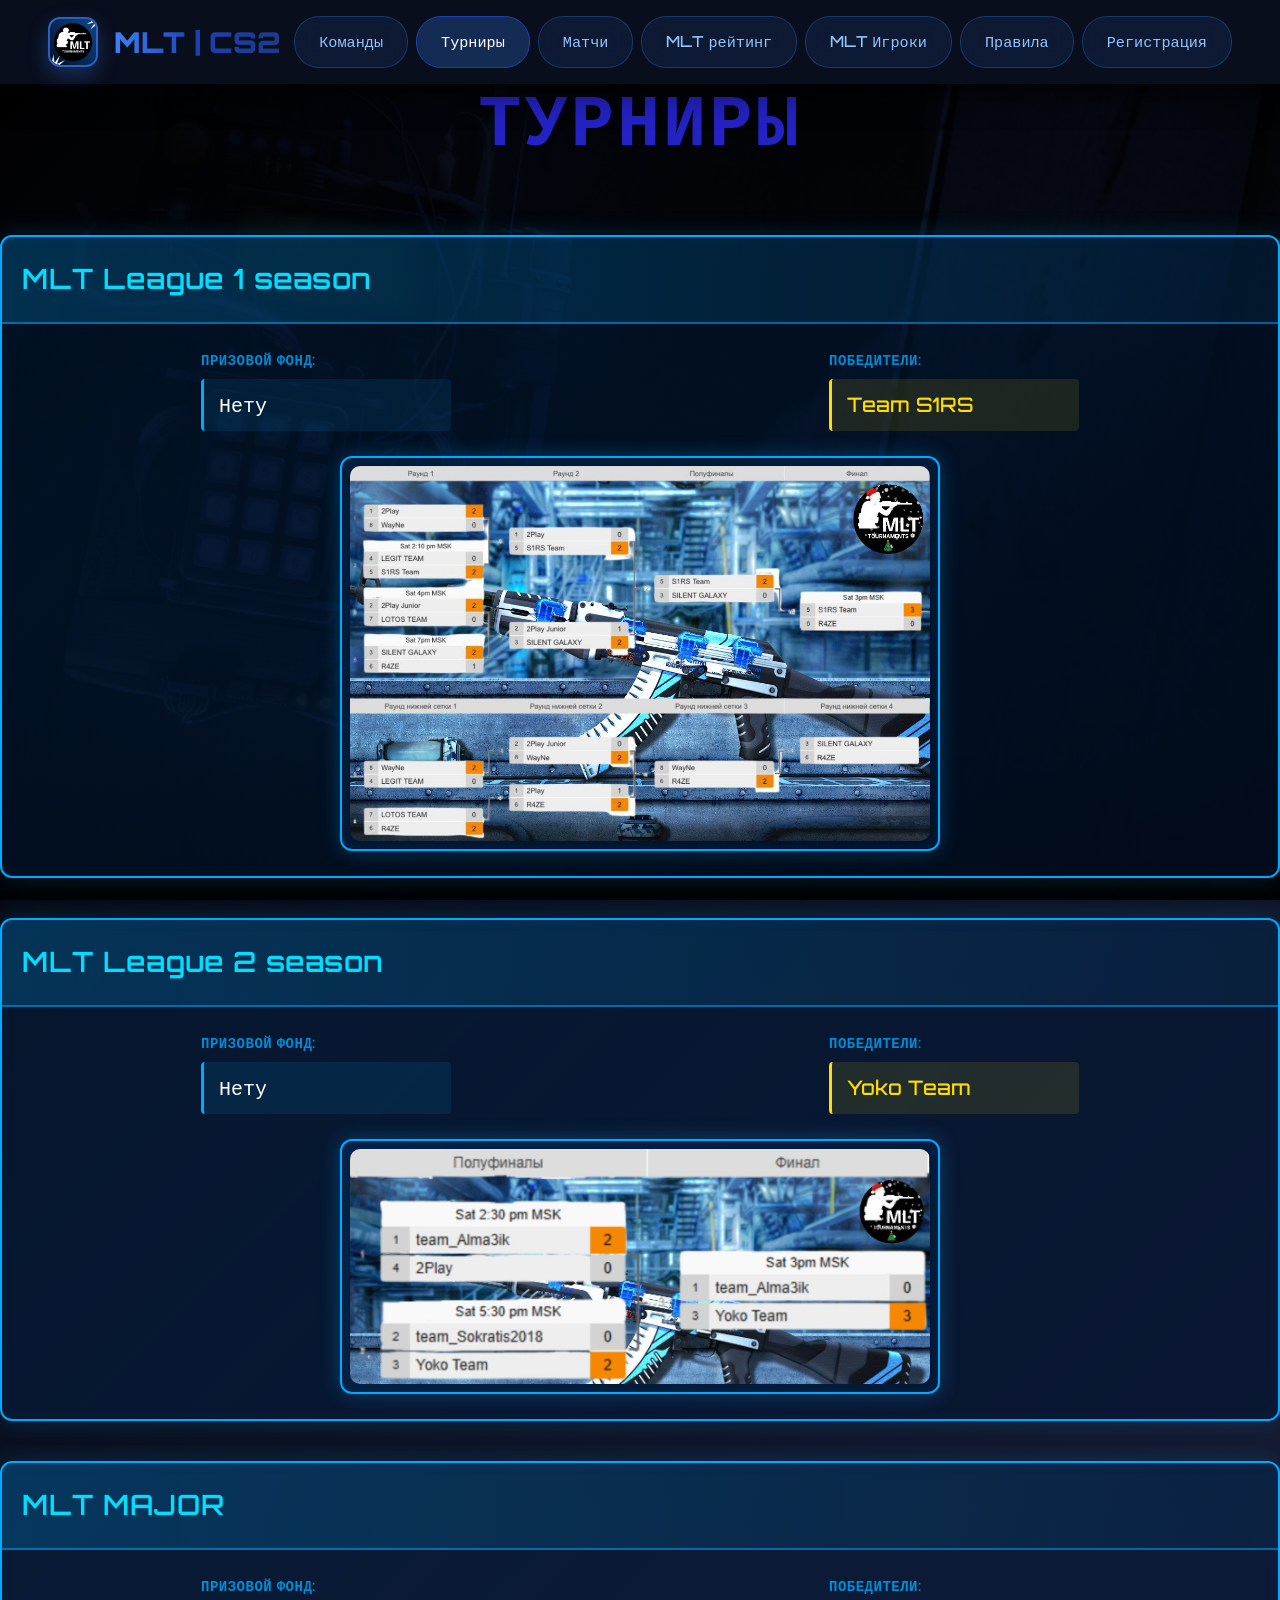
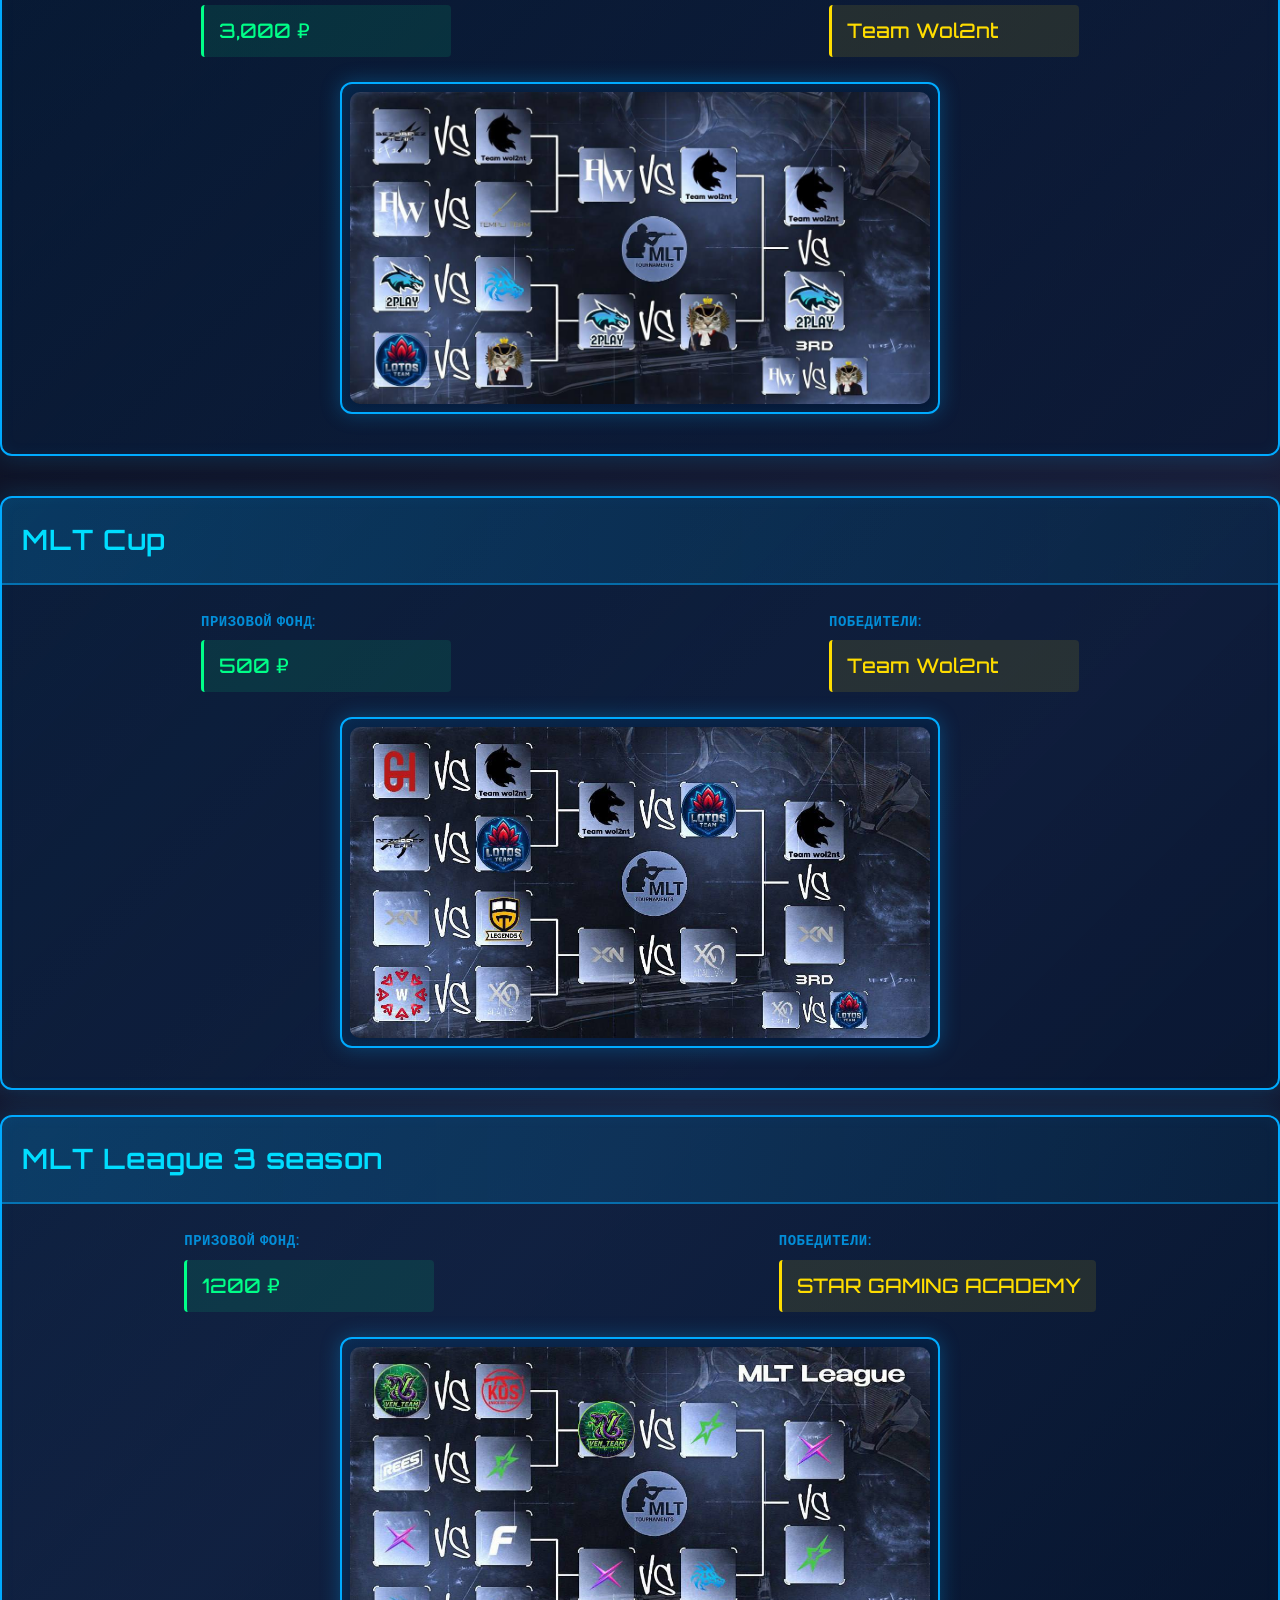
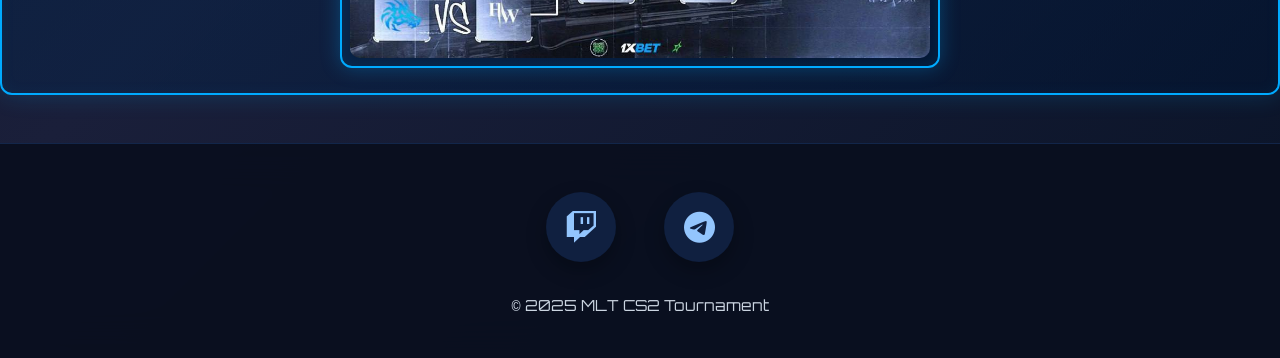
<file: tournaments.html>
<!DOCTYPE html>
<html lang="ru">
<head>
    <meta charset="UTF-8">
    <meta name="viewport" content="width=device-width, initial-scale=1.0">
    <title>Турниры | MLT CS2 TOURNAMENT</title>
    <link rel="stylesheet" href="style.css">
    <link rel="stylesheet" href="https://cdnjs.cloudflare.com/ajax/libs/font-awesome/6.4.0/css/all.min.css">
    <link rel="icon" type="image/png" href="img/logodef.jpg">
</head>
<body>
   <header>
    <nav>
        <a href="index.html" class="logo-container">
            <div class="header-logo">
                <img src="img/logodef.jpg" alt="MLT Logo">
            </div>
            <span class="logo">MLT | CS2</span>
        </a>
        
        <!-- Гамбургер СНАРУЖИ nav-links -->
        <button class="menu-toggle" id="menuToggle">
            <span></span>
            <span></span>
            <span></span>
        </button>
        
        <!-- Меню ссылок -->
        <div class="nav-links">
            <a href="teams.html">Команды</a>
            <a href="tournaments.html"class="active">Турниры</a>
            <a href="matches.html">Матчи</a>
            <a href="mlt-rating.html">MLT рейтинг</a>
             <a href="players.html" >MLT Игроки</a>
            <a href="rules.html">Правила</a>
              <a href="registration.html" >Регистрация</a>
        </div>
    </nav>
</header>

    <h1></h1>
 <h1></h1>
<div class="tournaments-page-header">
  <h1>ТУРНИРЫ</h1>
  <p></p>
</div>

      
    </section>
<!-- ========== ТУРНИР 1: MLT League 1 season ========== -->
<div class="tournament-wrapper">
  

  <!-- ИНФОРМАЦИЯ ТУРНИРА -->
  <div class="tournament-card">
    <div class="tournament-header">
      <h2>MLT League 1 season</h2>
    </div>
    <div class="tournament-info-box">
      <div class="info-item">
        <span class="info-label">Призовой фонд:</span>
        <span class="info-value">Нету</span>
      </div>
      <div class="info-item">
        <span class="info-label">Победители:</span>
        <span class="info-value tournament-winner">Team S1RS</span>
      </div>
    </div>
    <!-- ФОТКА ТУРНИРА -->
  <div class="tournament-image-frame">
    <img src="img/seson1.jpg" alt="MLT League 1 season">
  </div>
  </div>
</div>

<!-- ========== ТУРНИР 2: MLT League 2 season ========== -->
<div class="tournament-wrapper">
  
  <!-- ИНФОРМАЦИЯ ТУРНИРА -->
  <div class="tournament-card">
    <div class="tournament-header">
      <h2>MLT League 2 season</h2>
    </div>
    <div class="tournament-info-box">
      <div class="info-item">
        <span class="info-label">Призовой фонд:</span>
        <span class="info-value">Нету</span>
      </div>
      <div class="info-item">
        <span class="info-label">Победители:</span>
        <span class="info-value tournament-winner">Yoko Team</span>
      </div>
    </div>
    <!-- ФОТКА ТУРНИРА -->
  <div class="tournament-image-frame">
    <img src="img/seson2.jpg" alt="MLT MAJOR">
  </div>
  </div>
</div>

<!-- ========== ТУРНИР 3: MLT MAJOR ========== -->
<div class="tournament-wrapper">
  

  <!-- ИНФОРМАЦИЯ ТУРНИРА -->
  <div class="tournament-card">
    <div class="tournament-header">
      <h2>MLT MAJOR</h2>
    </div>
    <div class="tournament-info-box">
      <div class="info-item">
        <span class="info-label">Призовой фонд:</span>
        <span class="info-value prize-pool">3,000 ₽</span>
      </div>
      <div class="info-item">
        <span class="info-label">Победители:</span>
        <span class="info-value tournament-winner">Team Wol2nt</span>
      </div>
    </div>
    
    <div class="tournament-wrapper">
  <!-- ФОТКА ТУРНИРА -->
  <div class="tournament-image-frame">
    <img src="img/mlt major.jpg" alt="MLT Cup">
  </div>

  
    </div>
    
  </div>
</div>
 <!-- ИНФОРМАЦИЯ ТУРНИРА -->
  <div class="tournament-card">
    <div class="tournament-header">
      <h2>MLT Cup</h2>
    </div>
    <div class="tournament-info-box">
      <div class="info-item">
        <span class="info-label">Призовой фонд:</span>
        <span class="info-value prize-pool">500 ₽</span>
      </div>
      <div class="info-item">
        <span class="info-label">Победители:</span>
        <span class="info-value tournament-winner">Team Wol2nt</span>
      </div>
    </div>
    
    <div class="tournament-wrapper">
  <!-- ФОТКА ТУРНИРА -->
  <div class="tournament-image-frame">
    <img src="img/championmltcup.jpg" alt="MLT Cup">
  </div>

  
    </div>
  </div>
  <div class="tournament-wrapper">
  

  <!-- ИНФОРМАЦИЯ ТУРНИРА -->
  <div class="tournament-card">
    <div class="tournament-header">
      <h2>MLT League 3 season</h2>
    </div>
    <div class="tournament-info-box">
      <div class="info-item">
        <span class="info-label">Призовой фонд:</span>
        <span class="info-value prize-pool">1200 ₽</span>
      </div>
      <div class="info-item">
        <span class="info-label">Победители:</span>
        <span class="info-value tournament-winner">STAR GAMING ACADEMY</span>
      </div>
    </div>
    <!-- ФОТКА ТУРНИРА -->
  <div class="tournament-image-frame">
    <img src="img/3.jpg" alt="MLT League 1 season">
  </div>
  </div>
</div>
</div>
    
        <div class="container">
            
            <div class="matches-grid">
                <!-- Матчи как на главной -->
            </div>
        </div>
    </section>
    <footer>
    <div class="container">
        <div class="social-links">
            <a href="https://www.twitch.tv/mlt_cs2" title="Twitch" target="_blank">
                <i class="fab fa-twitch"></i>
            </a>
            <a href="https://t.me/MLT_CS2" title="Telegram" target="_blank">
                <i class="fab fa-telegram"></i>
            </a>
        </div>
        <p>&copy; 2025 MLT CS2 Tournament</p>
    </div>
</footer>

    

      <script>
    const menuToggle = document.getElementById('menuToggle');
const navLinks = document.querySelector('.nav-links');

menuToggle.addEventListener('click', () => {
    menuToggle.classList.toggle('active');
    navLinks.classList.toggle('active');
});

// Закрываем меню при клике на ссылку
document.querySelectorAll('.nav-links a').forEach(link => {
    link.addEventListener('click', () => {
        menuToggle.classList.remove('active');
        navLinks.classList.remove('active');
    });
});

// Закрываем меню при клике вне меню
document.addEventListener('click', (e) => {
    if (!e.target.closest('nav')) {
        menuToggle.classList.remove('active');
        navLinks.classList.remove('active');
    }
});

// Закрываем меню при изменении размера окна
window.addEventListener('resize', () => {
    if (window.innerWidth > 768) {
        menuToggle.classList.remove('active');
        navLinks.classList.remove('active');
    }
});

</script>
</body>
</html>
</file>
<file: style.css>
@import url('https://fonts.googleapis.com/css2?family=Orbitron:wght@400;700;900&display=swap');


* { margin: 0; padding: 0; box-sizing: border-box; }

body { 
    font-family: 'Orbitron', monospace; 
    background: url('img/phon\ 2.jpg') center/cover fixed no-repeat,
                linear-gradient(135deg, #000 0%, #0a0f1f 30%, #1a1f3a 70%, #0a1428 100%);
    background-blend-mode: overlay;
    color: #e0e7ff; 
    overflow-x: hidden;
    line-height: 1.6;
}

header { 
    background: rgba(10, 15, 31, 0.95);
    backdrop-filter: blur(20px);
    position: fixed; 
    width: 100%; 
    top: 0; 
    z-index: 1000; 
    padding: 1rem 0;
    box-shadow: 0 10px 30px rgba(0, 0, 0, 0.5);
}



.logo-container {
    display: flex;
    align-items: center;
    gap: 1rem;
    text-decoration: none;
    color: inherit;
    cursor: pointer;
    transition: transform 0.3s ease;
}

.logo-container:hover { transform: scale(1.05); }

.header-logo {
    width: 50px;
    height: 50px;
    border-radius: 12px;
    background: linear-gradient(135deg, rgba(59, 130, 246, 0.4), rgba(30, 64, 175, 0.5));
    border: 2px solid rgba(59, 130, 246, 0.6);
    display: flex;
    align-items: center;
    justify-content: center;
    box-shadow: 0 8px 20px rgba(59, 130, 246, 0.3);
    overflow: hidden;
}

.header-logo img {
    width: 100%;
    height: 100%;
    object-fit: cover;
    border-radius: 10px;
}

.logo { 
    font-size: 1.8rem; 
    font-weight: 900; 
    background: linear-gradient(90deg, #3b82f6 0%, #1e40af 50%, #1e3a8a 100%);
    -webkit-background-clip: text; 
    -webkit-text-fill-color: transparent;
    background-clip: text;
}

nav { 
    display: flex; 
    justify-content: space-between;  /* Логотип слева, меню справа */
    align-items: center; 
    padding: 0 3rem;
    max-width: 1400px;
    margin: 0 auto;
    width: 100%;
}

.nav-links { 
    display: flex; 
    list-style: none; 
    gap: 0.5rem;
    flex-wrap: wrap;
    justify-content: flex-end;  /* Меню справа */
    align-items: center;
}


.nav-links a { 
    color: #93c5fd; 
    text-decoration: none; 
    font-size: 0.95rem; 
    font-weight: 500;
    padding: 0.8rem 1.5rem;
    border-radius: 25px;
    background: rgba(59, 130, 246, 0.1);
    backdrop-filter: blur(15px);
    border: 1px solid rgba(59, 130, 246, 0.3);
    transition: all 0.3s cubic-bezier(0.4, 0, 0.2, 1);
    white-space: nowrap;
}

.nav-links a:hover { 
    color: #fff;
    background: rgba(59, 130, 246, 0.2);
    border-color: #3b82f6;
    box-shadow: 0 5px 15px rgba(59, 130, 246, 0.3);
    transform: translateY(-2px);
}

.nav-links a.active { 
    color: #fff;
    background: rgba(59, 130, 246, 0.25);
    border-color: #1e40af;
}

.register-btn {
    background: linear-gradient(135deg, #3b82f6, #2563eb) !important;
    border: none !important;
}

.register-btn:hover {
    box-shadow: 0 8px 20px rgba(59, 130, 246, 0.4) !important;
}

.hero { 
    height: 100vh; 
    display: flex; 
    align-items: center; 
    justify-content: center; 
    text-align: center; 
    margin-top: 70px;
    position: relative;
    z-index: 1;
}

.hero-title { 
    font-size: clamp(2rem, 8vw, 5rem); 
    font-weight: 900; 
    background: linear-gradient(45deg, #3b82f6 0%, #1e40af 50%, #1e3a8a 100%); 
    -webkit-background-clip: text; 
    -webkit-text-fill-color: transparent;
    background-clip: text;
    margin-bottom: 1.5rem;
    line-height: 1.1;
}

.hero-subtitle {
    font-size: 1.3rem;
    color: #cbd5e1;
    font-weight: 300;
}

section { 
    padding: 5rem 0;
    max-width: 1400px;
    margin: 0 auto;
}

.container {
    width: 100%;
    max-width: 1400px;
    margin: 0 auto;
    padding: 0 2rem;
}

.section-header {
    display: flex;
    align-items: center;
    gap: 1.5rem;
    margin-bottom: 3rem;
    justify-content: flex-start;
    text-align: left;
    flex-wrap: wrap;
}


.section-header i {
    color: #fbbf24;
    font-size: 2.5rem;
}

.section-header h2 {
    font-size: clamp(1.8rem, 5vw, 3rem);
    color: #f1f5f9;
    margin: 0;
    background: linear-gradient(45deg, #3b82f6, #1e40af);
    -webkit-background-clip: text;
    -webkit-text-fill-color: transparent;
    background-clip: text;
}

.matches-section { padding: 5rem 0; }

.matches-table {
    background: linear-gradient(135deg, rgba(15, 23, 42, 0.8), rgba(30, 41, 59, 0.8));
    border: 1px solid rgba(59, 130, 246, 0.3);
    border-radius: 15px;
    overflow: hidden;
    margin-top: 2rem;
    box-shadow: 0 20px 40px rgba(59, 130, 246, 0.1);
}

.table-header {
    display: grid;
    grid-template-columns: 1.5fr 1.5fr 1fr 1.5fr 1fr;
    gap: 1rem;
    padding: 1.5rem;
    background: rgba(15, 23, 42, 0.6);
    border-bottom: 2px solid rgba(59, 130, 246, 0.4);
    color: #3b82f6;
    font-weight: 600;
    text-transform: uppercase;
    font-size: 0.85rem;
    text-align: center;
}

.table-row {
    display: grid;
    grid-template-columns: 1.5fr 1.5fr 1fr 1.5fr 1fr;
    gap: 1rem;
    padding: 1.5rem;
    border-bottom: 1px solid rgba(59, 130, 246, 0.1);
    align-items: center;
    transition: all 0.3s ease;
}

.table-row:hover { background: rgba(59, 130, 246, 0.05); }

.col {
    display: flex;
    align-items: center;
    justify-content: center;
    text-align: center;
}

.col-team {
    justify-content: flex-start;
    text-align: left;
    color: #e2e8f0;
}

.team-name { font-weight: 500; }
.col-score { color: #3b82f6; font-weight: 700; font-size: 1.1rem; }
.col-date { color: #cbd5e1; font-size: 0.95rem; }

.stage-badge {
    background: rgba(139, 92, 246, 0.3);
    color: #a78bfa;
    padding: 0.5rem 1rem;
    border-radius: 6px;
    font-size: 0.85rem;
    border: 1px solid rgba(139, 92, 246, 0.5);
    display: inline-block;
}

.top-teams-section { padding: 5rem 0; }

.teams-grid {
    display: grid;
    grid-template-columns: repeat(auto-fit, minmax(320px, 1fr));
    gap: 2.5rem;
    margin-top: 3rem;
    max-width: 1200px;
    margin-left: auto;
    margin-right: auto;
}

.team-card {
    perspective: 1000px;
    cursor: pointer;
}

.team-card-inner {
    background: linear-gradient(135deg, rgba(15, 23, 42, 0.8), rgba(30, 41, 59, 0.85));
    border: 2px solid rgba(59, 130, 246, 0.25);
    border-radius: 20px;
    padding: 2.5rem 2rem;
    text-align: center;
    transition: all 0.4s cubic-bezier(0.4, 0, 0.2, 1);
    height: 100%;
    display: flex;
    flex-direction: column;
    align-items: center;
    box-shadow: 0 15px 40px rgba(0, 0, 0, 0.4);
}

.team-card:hover .team-card-inner {
    transform: translateY(-12px) scale(1.02);
    border-color: rgba(59, 130, 246, 0.6);
    background: linear-gradient(135deg, rgba(15, 23, 42, 0.95), rgba(30, 41, 59, 0.95));
    box-shadow: 0 25px 60px rgba(59, 130, 246, 0.35);
}

.team-avatar-circle { margin-bottom: 1.5rem; }

.team-avatar-border {
    width: 140px;
    height: 140px;
    border-radius: 50%;
    border: 3px solid rgba(59, 130, 246, 0.5);
    padding: 4px;
    display: flex;
    align-items: center;
    justify-content: center;
    margin: 0 auto;
    background: rgba(59, 130, 246, 0.08);
}

.team-avatar {
    width: 100%;
    height: 100%;
    background: linear-gradient(135deg, rgba(59, 130, 246, 0.25), rgba(30, 64, 175, 0.35));
    border-radius: 50%;
    display: flex;
    align-items: center;
    justify-content: center;
    font-weight: 700;
    font-size: 1.8rem;
    color: #3b82f6;
    border: 2px solid rgba(59, 130, 246, 0.4);
    box-shadow: inset 0 0 20px rgba(59, 130, 246, 0.2);
    overflow: hidden;
}

.team-avatar img {
    width: 100%;
    height: 100%;
    object-fit: cover;
}

.team-rank-badge {
    font-size: 3.5rem;
    font-weight: 900;
    background: linear-gradient(135deg, #fbbf24, #f59e0b);
    -webkit-background-clip: text;
    -webkit-text-fill-color: transparent;
    background-clip: text;
    margin: 0.5rem 0 1rem;
    line-height: 1;
}

.team-name-large {
    font-size: 1.5rem;
    font-weight: 700;
    color: #f1f5f9;
    margin: 0 0 1.5rem;
    letter-spacing: 0.5px;
}

.team-stats-grid {
    display: grid;
    grid-template-columns: repeat(4, 1fr);
    gap: 0.8rem;
    width: 100%;
    margin-bottom: 1.5rem;
}

.stat {
    background: rgba(59, 130, 246, 0.1);
    border: 1px solid rgba(59, 130, 246, 0.3);
    border-radius: 10px;
    padding: 0.8rem 0.5rem;
    transition: all 0.3s ease;
}

.stat:hover {
    background: rgba(59, 130, 246, 0.15);
    border-color: rgba(59, 130, 246, 0.5);
    transform: translateY(-2px);
}

.stat-label {
    display: block;
    color: #94a3b8;
    font-size: 0.75rem;
    font-weight: 600;
    text-transform: uppercase;
    margin-bottom: 0.4rem;
}

.stat-value {
    display: block;
    color: #3b82f6;
    font-weight: 800;
    font-size: 1.3rem;
}

.team-divider {
    width: 80%;
    height: 1px;
    background: linear-gradient(90deg, transparent, rgba(59, 130, 246, 0.3), transparent);
    margin: 1.5rem 0;
}

.team-roster-hltv {
    color: #cbd5e1;
    font-size: 0.9rem;
    line-height: 1.6;
    margin: 0;
    text-align: center;
}
/* СТРАНИЦА КОМАНД */
.teams-section { 
    padding: 2rem 0 5rem 0;  /* Меньше отступ сверху */
}


.section-header-title {
    font-size: clamp(1.8rem, 5vw, 2.5rem);
    color: #f1f5f9;
    margin: 0 0 3rem 0;
    padding-left: 1rem;
    border-left: 4px solid #3b82f6;
}

.teams-grid-hltv {
    display: grid;
    grid-template-columns: repeat(3, 1fr);
    gap: 2.5rem;
    max-width: 1200px;
    margin-left: auto;
    margin-right: auto;
    margin-top: 2rem;  /* Уменьшен отступ сверху */
}


.team-card-hltv {
    background: linear-gradient(135deg, rgba(15, 23, 42, 0.9), rgba(30, 41, 59, 0.9));
    border: 2px solid rgba(59, 130, 246, 0.25);
    border-radius: 15px;
    overflow: hidden;
    transition: all 0.4s cubic-bezier(0.4, 0, 0.2, 1);
    cursor: pointer;
    display: flex;
    flex-direction: column;
    height: 100%;
    box-shadow: 0 10px 30px rgba(0, 0, 0, 0.3);
}

.team-card-hltv:hover {
    transform: translateY(-10px);
    border-color: rgba(59, 130, 246, 0.6);
    background: linear-gradient(135deg, rgba(15, 23, 42, 0.98), rgba(30, 41, 59, 0.98));
    box-shadow: 0 25px 60px rgba(59, 130, 246, 0.35);
}

.team-header-hltv {
    display: flex;
    flex-direction: column;
    align-items: center;
    gap: 1.5rem;
    padding: 2rem 1.5rem;
    background: linear-gradient(135deg, rgba(59, 130, 246, 0.12), rgba(59, 130, 246, 0.08));
    border-bottom: 2px solid rgba(59, 130, 246, 0.2);
}

.team-logo-hltv {
    width: 120px;
    height: 120px;
    border-radius: 50%;
    border: 4px solid rgba(59, 130, 246, 0.6);
    object-fit: cover;
    box-shadow: 0 10px 25px rgba(59, 130, 246, 0.2);
    transition: all 0.3s ease;
}

.team-card-hltv:hover .team-logo-hltv {
    border-color: rgba(59, 130, 246, 0.8);
    box-shadow: 0 15px 35px rgba(59, 130, 246, 0.35);
    transform: scale(1.05);
}

.team-title-hltv h3 {
    font-size: 1.4rem;
    color: #f1f5f9;
    margin: 0;
    text-align: center;
    font-weight: 700;
}

.team-body-hltv {
    padding: 2rem 1.5rem;
    flex: 1;
    display: flex;
    flex-direction: column;
    gap: 1.5rem;
}

.team-stats-hltv {
    background: rgba(59, 130, 246, 0.1);
    border: 1px solid rgba(59, 130, 246, 0.3);
    border-radius: 10px;
    padding: 1rem;
    color: #3b82f6;
    font-size: 0.95rem;
    font-weight: 600;
    margin: 0;
    text-align: center;
    line-height: 1.6;
}

.team-roster-hltv {
    color: #cbd5e1;
    font-size: 0.9rem;
    line-height: 1.6;
    margin: 0;
    text-align: center;
}
/* ==========================================
   НОВОСТИ
   ========================================== */

.news-section {
  padding: 5rem 0;
  margin-bottom: 3rem;  /* ДОБАВИТЬ - расстояние перед футером */
}

/* ... остальное ... */

/* ==========================================
   FOOTER
   ========================================== */

footer {
  background: rgba(10, 15, 31, 0.95);
  backdrop-filter: blur(20px);
  padding: 4rem 0 3rem;  /* УВЕЛИЧИТЬ padding */
  text-align: center;
  border-top: 1px solid rgba(59, 130, 246, 0.2);
  margin-top: 5rem;  /* ДОБАВИТЬ - большой отступ сверху */
}

.footer {
  padding: 40px 20px;
  text-align: center;
  border-top: 1px dashed rgba(255, 255, 255, 0.1);
  margin-top: 60px;
}

.footer-content {
  display: flex;
  justify-content: center;
  gap: 20px;
  margin-bottom: 20px;
}

.footer-link {
  display: inline-flex;
  align-items: center;
  justify-content: center;
  width: 50px;
  height: 50px;
  border: 1px solid rgba(255, 255, 255, 0.1);
  border-radius: 50%;
  transition: all 0.3s ease;
}

.footer-link:hover {
  border-color: rgba(100, 200, 255, 0.5);
  transform: scale(1.1);
}

.footer-copyright {
  color: #d9d4c0;
  font-size: 13px;
  margin: 0;
}


.snow-layer {
    position: fixed;
    top: 0;
    left: 0;
    width: 100%;
    height: 100%;
    pointer-events: none;
    z-index: 1;
    overflow: hidden;
    background-image: 
        radial-gradient(5px 5px at 25% 20%, rgba(255, 255, 255, 0.9), rgba(255, 255, 255, 0)),
        radial-gradient(5px 5px at 75% 60%, rgba(255, 255, 255, 0.85), rgba(255, 255, 255, 0)),
        radial-gradient(5px 5px at 50% 80%, rgba(255, 255, 255, 0.8), rgba(255, 255, 255, 0));
    background-repeat: repeat;
    background-size: 600px 600px;
    background-position: 0 0;
    animation: snowFall 30s linear infinite;
}

@keyframes snowFall {
    0% { 
        background-position: 0 0;
        opacity: 1;
    }
    100% { 
        background-position: 100px 100vh;
        opacity: 1;
    }
}


@media (max-width: 768px) {
    nav { padding: 0 1.5rem; flex-direction: column; gap: 1rem; }
    .nav-links { flex-direction: column; gap: 0.5rem; width: 100%; }
    .teams-grid { grid-template-columns: repeat(auto-fit, minmax(250px, 1fr)); }
    .table-header, .table-row { grid-template-columns: 1fr; text-align: center; }
    .col-team { justify-content: center; }
    .social-links { gap: 2rem; }
    .social-links a { width: 60px; height: 60px; font-size: 1.5rem; }
}

/* Картинка */
.news-image {
    width: 100%;
    height: 300px;
    overflow: hidden;
    background: rgba(59, 130, 246, 0.05);
    display: flex;
    align-items: center;
    justify-content: center;
    flex-shrink: 0;
}

.news-image img {
    width: 100%;
    height: 100%;
    object-fit: cover;
    object-position: center;
    transition: transform 0.4s ease;
}

.news-card:hover .news-image img {
    transform: scale(1.05);
}

/* Сетка карточек */
.news-grid {
    display: grid;
    grid-template-columns: repeat(3, 1fr);
    gap: 2rem;
    margin-top: 2rem;
}

.news-card {
    perspective: 1000px;
    cursor: pointer;
    height: 100%;
}

/* Адаптив */
@media (max-width: 1024px) {
    .news-grid {
        grid-template-columns: repeat(2, 1fr);
    }
}

@media (max-width: 768px) {
    .news-grid {
        grid-template-columns: 1fr;
    }
}

/* Вся рамка */
.news-card-inner {
    background: linear-gradient(135deg, rgba(15, 23, 42, 0.7), rgba(30, 41, 59, 0.7));
    border: 1px solid rgba(59, 130, 246, 0.2);
    border-radius: 15px;
    overflow: hidden;
    transition: all 0.4s cubic-bezier(0.4, 0, 0.2, 1);
    display: flex;
    flex-direction: column;
    height: 100%;
    font-family: 'Orbitron', sans-serif;
}

/* Область текста внутри карточки */
.news-content {
    padding: 1.5rem;
    display: flex;
    flex-direction: column;
    flex: 1;              /* тянем блок до низа */
}

/* Основной текст сверху */
.news-text {
    margin-bottom: auto;  /* всё лишнее пространство остаётся над датой */
}

/* Дата в самом низу */
.news-date {
    margin-top: 1rem;
    padding-bottom: 0.3rem;
    font-size: 0.9rem;
    letter-spacing: 0.12em;
    text-transform: uppercase;
    color: #fbbf24;
    text-shadow: 0 0 8px rgba(251, 191, 36, 0.5);
}

.teams-grid-hltv {
    display: grid;
    grid-template-columns: repeat(3, 1fr);
    gap: 2.5rem;
    max-width: 1200px;
    margin-left: auto;
    margin-right: auto;
}

/* Скрываем 10-ю карточку */
.team-card-hltv:nth-child(n+10) {
    display: none;
}

.team-details-section {
    padding: 8rem 0 5rem;
    margin-top: 70px;
}

.team-details-header {
    display: flex;
    gap: 3rem;
    align-items: center;
    margin-bottom: 4rem;
    padding: 2rem;
    background: linear-gradient(135deg, rgba(15, 23, 42, 0.8), rgba(30, 41, 59, 0.8));
    border-radius: 20px;
    border: 1px solid rgba(59, 130, 246, 0.3);
}

.team-details-logo {
    width: 200px;
    height: 200px;
    border-radius: 50%;
    border: 3px solid rgba(59, 130, 246, 0.6);
}

.team-details-info h1 {
    font-size: 3rem;
    color: #f1f5f9;
    margin: 0;
}

.team-details-stats {
    display: flex;
    gap: 2rem;
    margin-top: 1.5rem;
}

.stat-item {
    display: flex;
    flex-direction: column;
    gap: 0.5rem;
}

.stat-label {
    color: #94a3b8;
    font-size: 0.85rem;
    text-transform: uppercase;
}

.stat-value {
    color: #3b82f6;
    font-size: 1.5rem;
    font-weight: 700;
}

.team-details-content {
    display: grid;
    grid-template-columns: 1fr 2fr 1fr;
    gap: 2rem;
}

.team-roster, .team-matches, .team-stats-detailed {
    background: linear-gradient(135deg, rgba(15, 23, 42, 0.8), rgba(30, 41, 59, 0.8));
    border: 1px solid rgba(59, 130, 246, 0.2);
    border-radius: 15px;
    padding: 2rem;
}

.team-roster h2, .team-matches h2, .team-stats-detailed h2 {
    color: #f1f5f9;
    margin: 0 0 1.5rem;
    font-size: 1.5rem;
}

.roster-list {
    display: flex;
    flex-direction: column;
    gap: 1rem;
}

.player {
    padding: 1rem;
    background: rgba(59, 130, 246, 0.1);
    border-left: 3px solid #3b82f6;
    color: #cbd5e1;
    border-radius: 5px;
}

.matches-list {
    display: flex;
    flex-direction: column;
    gap: 1rem;
}

.match-card {
    display: flex;
    justify-content: space-between;
    align-items: center;
    padding: 1rem;
    background: rgba(59, 130, 246, 0.05);
    border: 1px solid rgba(59, 130, 246, 0.2);
    border-radius: 8px;
}

.match-opponent {
    color: #cbd5e1;
    font-weight: 500;
}

.match-score {
    color: #3b82f6;
    font-weight: 700;
    font-size: 1.1rem;
}

.match-date {
    color: #94a3b8;
    font-size: 0.85rem;
}

.stats-grid {
    display: grid;
    grid-template-columns: 1fr;
    gap: 1rem;
}

.stat-card {
    display: flex;
    justify-content: space-between;
    padding: 1rem;
    background: rgba(59, 130, 246, 0.1);
    border-radius: 8px;
}

.stat-name {
    color: #94a3b8;
}

.stat-val {
    color: #3b82f6;
    font-weight: 700;
}

@media (max-width: 1024px) {
    .team-details-content {
        grid-template-columns: 1fr;
    }
}

.team-link {
    text-decoration: none;
    color: inherit;
    cursor: pointer;
    transition: all 0.3s ease;
    display: block;
    height: 100%;
}

.team-link:hover .team-card-hltv {
    transform: translateY(-10px);
    border-color: rgba(59, 130, 246, 0.6);
    box-shadow: 0 25px 60px rgba(59, 130, 246, 0.35);
}
.match-card {
    display: grid;
    grid-template-columns: 2fr 1fr 1fr 1fr;
    gap: 1rem;
    padding: 1rem;
    background: rgba(59, 130, 246, 0.05);
    border: 1px solid rgba(59, 130, 246, 0.2);
    border-radius: 8px;
    align-items: center;
}

.match-team {
    display: flex;
    align-items: center;
    gap: 0.8rem;
}

.match-logo {
    width: 40px;
    height: 40px;
    border-radius: 50%;
    border: 2px solid rgba(59, 130, 246, 0.4);
    object-fit: cover;
}

.match-opponent {
    color: #cbd5e1;
    font-weight: 500;
}

.match-score {
    color: #3b82f6;
    font-weight: 700;
    font-size: 1.1rem;
    text-align: center;
}

.match-date {
    color: #94a3b8;
    font-size: 0.9rem;
    text-align: center;
}

.match-stage {
    color: #fbbf24;
    font-weight: 600;
    text-align: right;
}

.match-card {
    display: grid;
    grid-template-columns: 2fr 1fr 1fr 1fr auto;
    gap: 1rem;
    padding: 1rem;
    background: rgba(59, 130, 246, 0.05);
    border: 1px solid rgba(59, 130, 246, 0.2);
    border-radius: 8px;
    align-items: center;
}

.match-team {
    display: flex;
    align-items: center;
    gap: 0.8rem;
}

.match-logo {
    width: 40px;
    height: 40px;
    border-radius: 50%;
    border: 2px solid rgba(59, 130, 246, 0.4);
    object-fit: cover;
}

.match-logo-right {
    width: 40px;
    height: 40px;
    border-radius: 50%;
    border: 2px solid rgba(59, 130, 246, 0.4);
    object-fit: cover;
    margin-right: 0.5rem;
}

.match-opponent {
    color: #cbd5e1;
    font-weight: 500;
}

.match-score {
    color: #3b82f6;
    font-weight: 700;
    font-size: 1.1rem;
    text-align: center;
}

.match-date {
    color: #94a3b8;
    font-size: 0.9rem;
    text-align: center;
}

.match-stage {
    color: #fbbf24;
    font-weight: 600;
    text-align: right;
    min-width: 80px;
}
.match-card {
    display: grid;
    grid-template-columns: 1.5fr 1fr 1.5fr 1fr 1fr;
    gap: 1rem;
    padding: 1rem;
    background: rgba(59, 130, 246, 0.05);
    border: 1px solid rgba(59, 130, 246, 0.2);
    border-radius: 8px;
    align-items: center;
}

.match-team-left, .match-team-right {
    display: flex;
    align-items: center;
    gap: 0.8rem;
}

.match-team-right {
    flex-direction: row-reverse;
}

.match-logo {
    width: 40px;
    height: 40px;
    border-radius: 50%;
    border: 2px solid rgba(59, 130, 246, 0.4);
    object-fit: cover;
}

.match-team-name {
    color: #cbd5e1;
    font-weight: 500;
    font-size: 0.95rem;
}

.match-score-box {
    display: flex;
    align-items: center;
    justify-content: center;
    gap: 0.5rem;
}

.match-score-left, .match-score-right {
    color: #3b82f6;
    font-weight: 700;
    font-size: 1.2rem;
    min-width: 25px;
    text-align: center;
}

.match-separator {
    color: #3b82f6;
    font-weight: 700;
}

.match-date {
    color: #94a3b8;
    font-size: 0.9rem;
    text-align: center;
}

.match-stage {
    color: #fbbf24;
    font-weight: 600;
    text-align: right;
}

.tournament-section {
  margin: 40px 0;
  padding: 20px;
  border: 2px solid #0099ff;
  border-radius: 8px;
  background-color: rgba(0, 153, 255, 0.05);
}

.tournament-section h2 {
  color: #0099ff;
  margin-top: 0;
  margin-bottom: 20px;
  font-size: 24px;
}

.tournament-info {
  background-color: rgba(0, 153, 255, 0.1);
  padding: 15px;
  border-radius: 5px;
  margin-bottom: 20px;
}

.tournament-info p {
  margin: 8px 0;
  color: #fff;
}

.bracket-round {
  margin: 20px 0;
  padding: 15px;
  background-color: rgba(0, 0, 0, 0.3);
  border-radius: 5px;
}

.bracket-round h4 {
  color: #0099ff;
  margin-top: 0;
  margin-bottom: 15px;
}

.match {
  display: flex;
  justify-content: space-between;
  align-items: center;
  padding: 10px;
  margin: 8px 0;
  background-color: rgba(0, 153, 255, 0.15);
  border-radius: 4px;
  border-left: 3px solid #0099ff;
}

.match.final {
  border-left: 5px solid #ffcc00;
  background-color: rgba(255, 204, 0, 0.1);
}

.team {
  flex: 1;
  color: #fff;
  padding: 5px 10px;
}

.score {
  color: #0099ff;
  font-weight: bold;
  padding: 0 15px;
  text-align: center;
  min-width: 50px;
}
/* ГАЛЕРЕЯ ФОТОГРАФИЙ ТУРНИРОВ */
.tournaments-gallery {
  display: grid;
  grid-template-columns: repeat(auto-fit, minmax(280px, 1fr));
  gap: 20px;
  margin-bottom: 50px;
  padding: 20px;
}

.tournament-image-frame {
  position: relative;
  border: 2px solid #00aaff;
  border-radius: 12px;
  padding: 8px;
  background: linear-gradient(135deg, rgba(0, 170, 255, 0.1) 0%, rgba(0, 100, 150, 0.05) 100%);
  overflow: hidden;
  box-shadow: 0 0 20px rgba(0, 170, 255, 0.3), inset 0 0 20px rgba(0, 170, 255, 0.1);
}

.tournament-image-frame img {
  width: 100%;
  height: auto;
  display: block;
  border-radius: 8px;
  transition: transform 0.3s ease;
}

.tournament-image-frame:hover img {
  transform: scale(1.02);
}

/* КАРТОЧКИ ТУРНИРОВ */
.tournament-card {
  border: 2px solid #00aaff;
  border-radius: 12px;
  margin-bottom: 25px;
  background: linear-gradient(135deg, rgba(0, 50, 100, 0.3) 0%, rgba(0, 20, 50, 0.5) 100%);
  overflow: hidden;
  box-shadow: 0 0 25px rgba(0, 170, 255, 0.2), inset 0 0 15px rgba(0, 170, 255, 0.05);
  transition: all 0.3s ease;
}

.tournament-card:hover {
  border-color: #00ddff;
  box-shadow: 0 0 35px rgba(0, 221, 255, 0.3), inset 0 0 20px rgba(0, 170, 255, 0.1);
  transform: translateY(-2px);
}

.tournament-header {
  background: linear-gradient(90deg, rgba(0, 170, 255, 0.2) 0%, rgba(0, 100, 150, 0.1) 100%);
  padding: 20px;
  border-bottom: 2px solid rgba(0, 170, 255, 0.5);
}

.tournament-header h2 {
  margin: 0;
  color: #00ddff;
  font-size: 28px;
  font-weight: 600;
  letter-spacing: 1px;
}

.tournament-info-box {
  padding: 25px;
  display: flex;
  flex-wrap: wrap;
  gap: 30px;
  justify-content: space-around;
}

.info-item {
  display: flex;
  flex-direction: column;
  gap: 8px;
  min-width: 250px;
}

.info-label {
  color: #00aaff;
  font-size: 14px;
  font-weight: 600;
  text-transform: uppercase;
  letter-spacing: 0.5px;
  opacity: 0.8;
}

.info-value {
  color: #ffffff;
  font-size: 20px;
  font-weight: 500;
  padding: 10px 15px;
  background: rgba(0, 170, 255, 0.1);
  border-left: 3px solid #00aaff;
  border-radius: 4px;
}

.tournament-winner {
  color: #ffdd00 !important;
  border-left-color: #ffdd00 !important;
  background: rgba(255, 221, 0, 0.1) !important;
}

.prize-pool {
  color: #00ff88 !important;
  border-left-color: #00ff88 !important;
  background: rgba(0, 255, 136, 0.1) !important;
}

/* МОБИЛЬНЫЙ АДАПТИВ */
@media (max-width: 768px) {
  .tournaments-gallery {
    grid-template-columns: 1fr;
  }

  .tournament-info-box {
    flex-direction: column;
    gap: 15px;
  }

  .tournament-header h2 {
    font-size: 22px;
  }
}
.tournament-bracket-section {
  padding: 20px;
  border-top: 2px solid rgba(0, 170, 255, 0.3);
}

.tournament-bracket-section h3 {
  color: #00aaff;
  font-size: 16px;
  text-transform: uppercase;
  margin: 20px 0 15px 0;
  letter-spacing: 1px;
}

.bracket-matches {
  display: flex;
  flex-direction: column;
  gap: 10px;
  margin-bottom: 20px;
}

.match-item {
  display: flex;
  justify-content: space-between;
  align-items: center;
  padding: 12px 15px;
  background: rgba(0, 170, 255, 0.1);
  border: 1px solid rgba(0, 170, 255, 0.3);
  border-radius: 6px;
  border-left: 4px solid #00aaff;
}

.match-item.final-match {
  background: rgba(255, 221, 0, 0.15);
  border-color: rgba(255, 221, 0, 0.5);
  border-left-color: #ffdd00;
}

.team-name {
  color: #ffffff;
  font-weight: 500;
  flex: 1;
  text-align: left;
}

.vs {
  color: #00aaff;
  padding: 0 15px;
  font-weight: bold;
  font-size: 12px;
  text-transform: uppercase;
}
/* ОБЕРТКА ТУРНИРА С ФОТКОЙ И ИНФОРМАЦИЕЙ */
.tournament-wrapper {
  margin-bottom: 40px;
}

/* ФОТКА ТУРНИРА ПРЯМО НАД КАРТОЧКОЙ */
.tournament-image-frame {
  border: 2px solid #00aaff;
  border-radius: 12px;
  padding: 8px;
  background: linear-gradient(135deg, rgba(0, 170, 255, 0.1) 0%, rgba(0, 100, 150, 0.05) 100%);
  overflow: hidden;
  box-shadow: 0 0 20px rgba(0, 170, 255, 0.3), inset 0 0 20px rgba(0, 170, 255, 0.1);
  margin-bottom: 20px;
}

.tournament-image-frame img {
  width: 50%;
  height: auto;
  display: block;
  border-radius: 8px;
  transition: transform 0.3s ease;
}

.tournament-image-frame:hover img {
  transform: scale(1.02);
}

/* КАРТОЧКИ ТУРНИРОВ */
.tournament-card {
  border: 2px solid #00aaff;
  border-radius: 12px;
  background: linear-gradient(135deg, rgba(0, 50, 100, 0.3) 0%, rgba(0, 20, 50, 0.5) 100%);
  overflow: hidden;
  box-shadow: 0 0 25px rgba(0, 170, 255, 0.2), inset 0 0 15px rgba(0, 170, 255, 0.05);
  transition: all 0.3s ease;
}

.tournament-card:hover {
  border-color: #00ddff;
  box-shadow: 0 0 35px rgba(0, 221, 255, 0.3), inset 0 0 20px rgba(0, 170, 255, 0.1);
  transform: translateY(-2px);
}

.tournament-header {
  background: linear-gradient(90deg, rgba(0, 170, 255, 0.2) 0%, rgba(0, 100, 150, 0.1) 100%);
  padding: 20px;
  border-bottom: 2px solid rgba(0, 170, 255, 0.5);
}

.tournament-header h2 {
  margin: 0;
  color: #00ddff;
  font-size: 28px;
  font-weight: 600;
  letter-spacing: 1px;
}

.tournament-info-box {
  padding: 25px;
  display: flex;
  flex-wrap: wrap;
  gap: 30px;
  justify-content: space-around;
}

.info-item {
  display: flex;
  flex-direction: column;
  gap: 8px;
  min-width: 250px;
}

.info-label {
  color: #00aaff;
  font-size: 14px;
  font-weight: 600;
  text-transform: uppercase;
  letter-spacing: 0.5px;
  opacity: 0.8;
}

.info-value {
  color: #ffffff;
  font-size: 20px;
  font-weight: 500;
  padding: 10px 15px;
  background: rgba(0, 170, 255, 0.1);
  border-left: 3px solid #00aaff;
  border-radius: 4px;
}

.tournament-winner {
  color: #ffdd00 !important;
  border-left-color: #ffdd00 !important;
  background: rgba(255, 221, 0, 0.1) !important;
}

.prize-pool {
  color: #00ff88 !important;
  border-left-color: #00ff88 !important;
  background: rgba(0, 255, 136, 0.1) !important;
}

/* СЕТКА ТУРНИРА */
.tournament-bracket-section {
  padding: 20px;
  border-top: 2px solid rgba(0, 170, 255, 0.3);
}

.tournament-bracket-section h3 {
  color: #00aaff;
  font-size: 16px;
  text-transform: uppercase;
  margin: 20px 0 15px 0;
  letter-spacing: 1px;
}

.bracket-matches {
  display: flex;
  flex-direction: column;
  gap: 10px;
  margin-bottom: 20px;
}

.match-item {
  display: flex;
  justify-content: space-between;
  align-items: center;
  padding: 12px 15px;
  background: rgba(0, 170, 255, 0.1);
  border: 1px solid rgba(0, 170, 255, 0.3);
  border-radius: 6px;
  border-left: 4px solid #00aaff;
}

.match-item.final-match {
  background: rgba(255, 221, 0, 0.15);
  border-color: rgba(255, 221, 0, 0.5);
  border-left-color: #ffdd00;
}

.team-name {
  color: #ffffff;
  font-weight: 500;
  flex: 1;
  text-align: left;
}

.score {
  color: #00aaff;
  padding: 0 15px;
  font-weight: bold;
  font-size: 14px;
  min-width: 50px;
  text-align: center;
}

.final-match .score {
  color: #ffdd00;
}

/* МОБИЛЬНЫЙ АДАПТИВ */
@media (max-width: 768px) {
  .tournament-header h2 {
    font-size: 22px;
  }
  
  .tournament-info-box {
    flex-direction: column;
    gap: 15px;
  }
}
.matches-table tbody tr.round-1 {
  border-left: 4px solid #0099ff;
}

.matches-table tbody tr.round-2 {
  border-left: 4px solid #0088dd;
}

.matches-table tbody tr.lower-bracket {
  border-left: 4px solid #0077bb;
}

.matches-table tbody tr.semi-final {
  border-left: 4px solid #00ccff;
}

.matches-table tbody tr.final {
  background: rgba(255, 221, 0, 0.15);
  border-left: 4px solid #ffdd00;
}

.matches-table tbody tr.final td {
  color: #ffdd00;
  font-weight: 600;
}
/* ФОТКА ТУРНИРА - КОМПАКТНЫЙ РАЗМЕР */
.tournament-image-frame {
  max-width: 600px;
  margin: 0 auto 25px auto;
  border: 2px solid #00aaff;
  border-radius: 12px;
  padding: 8px;
  background: linear-gradient(135deg, rgba(0, 50, 100, 0.3) 0%, rgba(0, 20, 50, 0.5) 100%);
  overflow: hidden;
  box-shadow: 0 0 20px rgba(0, 170, 255, 0.3), inset 0 0 15px rgba(0, 170, 255, 0.1);
  transition: all 0.3s ease;
}

.tournament-image-frame img {
  width: 100%;
  height: auto;
  display: block;
  border-radius: 10px;
  transition: transform 0.3s ease;
}

.tournament-image-frame:hover {
  border-color: #00ddff;
  box-shadow: 0 0 30px rgba(0, 221, 255, 0.4), inset 0 0 20px rgba(0, 170, 255, 0.15);
}

.tournament-image-frame:hover img {
  transform: scale(1.02);
}


/* СТИЛЬНЫЙ ЗАГОЛОВОК ТУРНИРЫ - БЕЗ СВЕЧЕНИЯ */
.tournaments-page-header {
  text-align: center;
  padding: 60px 20px 40px 20px;
  position: relative;
}

.tournaments-page-header h1 {
  font-size: 72px;
  font-weight: 900;
  color: #2422c2;
  text-transform: uppercase;
  margin: 0 0 20px 0;
  letter-spacing: 3px;
  position: relative;
  z-index: 1;
}

.tournaments-page-header p {
  font-size: 18px;
  color: #1422e0;
  margin: 0;
  letter-spacing: 0.5px;
  font-weight: 400;
  opacity: 0.95;
  position: relative;
  z-index: 1;
}

/* МОБИЛЬНЫЙ АДАПТИВ */
@media (max-width: 768px) {
  .tournaments-page-header {
    padding: 40px 20px 30px 20px;
  }

  .tournaments-page-header h1 {
    font-size: 48px;
    letter-spacing: 2px;
  }

  .tournaments-page-header p {
    font-size: 14px;
  }
}


/* ТАБЛИЦА РЕЙТИНГА */
.rating-table-container {
  margin: 40px auto;
  max-width: 900px;
}

.rating-table {
  width: 100%;
  border-collapse: collapse;
  background: rgba(0, 50, 100, 0.2);
  border: 2px solid #00aaff;
  border-radius: 12px;
  overflow: hidden;
}

.rating-table thead {
  background: linear-gradient(90deg, rgba(0, 170, 255, 0.3) 0%, rgba(0, 100, 150, 0.2) 100%);
  border-bottom: 2px solid #00aaff;
}

.rating-table th {
  color: #00aaff;
  padding: 15px;
  text-align: left;
  font-weight: 600;
  text-transform: uppercase;
  font-size: 12px;
  letter-spacing: 1px;
}

.rating-row {
  border-bottom: 1px solid rgba(0, 170, 255, 0.2);
  cursor: pointer;
  transition: all 0.3s ease;
}

.rating-row:hover {
  background: rgba(0, 170, 255, 0.15);
  border-left: 4px solid #00aaff;
  padding-left: 10px;
}

.rating-row td {
  color: #ffffff;
  padding: 15px;
  font-size: 16px;
}

.rank {
  font-weight: 700;
  color: #00aaff;
  font-size: 18px;
  min-width: 50px;
}

.team-name {
  display: flex;
  align-items: center;
  gap: 10px;
  font-weight: 600;
  flex: 1;
}

.team-icon {
  font-size: 24px;
}

.points {
  font-weight: 700;
  color: #ffdd00;
  font-size: 18px;
}

.change {
  min-width: 80px;
  text-align: right;
}

.change.positive {
  color: #00ff88;
}

.change.negative {
  color: #ff6666;
}

/* МОДАЛЬНОЕ ОКНО С РОСТЕРОМ */
.roster-modal {
  display: none;
  position: fixed;
  z-index: 1000;
  left: 0;
  top: 0;
  width: 100%;
  height: 100%;
  background: rgba(0, 0, 0, 0.8);
  animation: fadeIn 0.3s ease;
}

.roster-modal.active {
  display: flex;
  align-items: center;
  justify-content: center;
}

.roster-modal-content {
  background: linear-gradient(135deg, rgba(0, 50, 100, 0.4) 0%, rgba(0, 20, 50, 0.6) 100%);
  border: 2px solid #00aaff;
  border-radius: 16px;
  padding: 30px;
  max-width: 900px;
  width: 90%;
  max-height: 90vh;
  overflow-y: auto;
  box-shadow: 0 0 50px rgba(0, 170, 255, 0.3);
  position: relative;
}

.roster-close {
  position: absolute;
  right: 20px;
  top: 20px;
  background: none;
  border: none;
  color: #00aaff;
  font-size: 32px;
  cursor: pointer;
  transition: color 0.3s ease;
}

.roster-close:hover {
  color: #00ddff;
}

.roster-header {
  text-align: center;
  margin-bottom: 30px;
  padding-bottom: 20px;
  border-bottom: 2px solid rgba(0, 170, 255, 0.3);
}

.roster-header h2 {
  font-size: 36px;
  color: #00aaff;
  margin: 0 0 10px 0;
  text-transform: uppercase;
}

.roster-header p {
  color: #ffffff;
  margin: 0;
  font-size: 16px;
}

.players-grid {
  display: grid;
  grid-template-columns: repeat(auto-fit, minmax(150px, 1fr));
  gap: 20px;
}

.player-card {
  background: rgba(0, 100, 150, 0.3);
  border: 2px solid #00aaff;
  border-radius: 12px;
  padding: 15px;
  text-align: center;
  transition: all 0.3s ease;
  cursor: pointer;
}

.player-card:hover {
  background: rgba(0, 170, 255, 0.2);
  border-color: #00ddff;
  transform: translateY(-5px);
}

.player-avatar {
  width: 120px;
  height: 120px;
  border-radius: 8px;
  margin: 0 auto 10px;
  background: rgba(0, 170, 255, 0.1);
  border: 2px solid #00aaff;
  overflow: hidden;
}

.player-avatar img {
  width: 100%;
  height: 100%;
  object-fit: cover;
}

.player-name {
  color: #ffffff;
  font-weight: 600;
  font-size: 16px;
  margin: 10px 0 5px 0;
}

.player-role {
  color: #00aaff;
  font-size: 12px;
  text-transform: uppercase;
}

/* АНИМАЦИЯ */
@keyframes fadeIn {
  from {
    opacity: 0;
  }
  to {
    opacity: 1;
  }
}

/* МОБИЛЬНЫЙ АДАПТИВ */
@media (max-width: 768px) {
  .rating-table th,
  .rating-table td {
    padding: 10px;
    font-size: 14px;
  }
  
  .players-grid {
    grid-template-columns: repeat(auto-fit, minmax(120px, 1fr));
    gap: 15px;
  }
}
/* ЗАГОЛОВОК СТРАНИЦЫ */
.rating-page-header {
  text-align: center;
  padding: 60px 20px 40px 20px;
}

.rating-page-header h1 {
  font-size: 72px;
  font-weight: 900;
  color: #0099ff;
  text-transform: uppercase;
  margin: 0 0 20px 0;
  letter-spacing: 3px;
}

.rating-page-header p {
  font-size: 18px;
  color: #ffffff;
  margin: 0;
  letter-spacing: 0.5px;
  font-weight: 400;
}

/* ============================================
   ТАБЛИЦА РЕЙТИНГА - ОПУЩЕНА ВНИЗ
   ============================================ */

.rating-table-container {
  margin: 80px auto 20px auto;  /* Опущено вниз с положительным margin */
  max-width: 1100px;
  padding: 0 20px;
}

.table-header {
  text-align: center;
  color: #ffffff;
  font-size: 16px;
  padding: 15px 0;
  margin-bottom: 10px;
  font-weight: 500;
  letter-spacing: 0.5px;
}

.rating-table {
  width: 100%;
  border-collapse: collapse;
  background: rgba(0, 50, 100, 0.2);
  border: 3px solid #00aaff;
  border-radius: 12px;
  overflow: hidden;
}

.rating-table thead {
  background: linear-gradient(90deg, rgba(0, 170, 255, 0.3) 0%, rgba(0, 100, 150, 0.2) 100%);
  border-bottom: 3px solid #00aaff;
}

.rating-table th {
  color: #00aaff;
  padding: 14px 12px;
  text-align: left;
  font-weight: 600;
  text-transform: uppercase;
  font-size: 13px;
  letter-spacing: 1px;
}

.rating-row {
  border-bottom: 2px solid rgba(0, 170, 255, 0.2);
  cursor: pointer;
  transition: all 0.3s ease;
}

.rating-row:hover {
  background: rgba(0, 170, 255, 0.15);
  border-left: 5px solid #00aaff;
}

.rating-row td {
  color: #ffffff;
  padding: 14px 12px;
  font-size: 16px;
}

.rank {
  font-weight: 700;
  color: #00aaff;
  font-size: 18px;
  min-width: 50px;
}

.team-name {
  font-weight: 600;
  flex: 1;
  min-width: 180px;
  font-size: 17px;
}

.matches {
  color: #00aaff;
  text-align: center;
  min-width: 80px;
  font-size: 16px;
}

.points {
  font-weight: 700;
  color: #ffdd00;
  font-size: 18px;
  text-align: center;
  min-width: 80px;
}

.rating {
  color: #00ff88;
  text-align: center;
  min-width: 100px;
  font-size: 16px;
}
/* ============================================
   ЛОГО КОМАНДЫ В ТАБЛИЦЕ - БОЛЬШИЙ РАЗМЕР
   ============================================ */

.team-name {
    font-weight: 600;
    flex: 1;
    min-width: 200px;
    font-size: 17px;
    display: flex;
    align-items: center;
    gap: 12px;
}

.team-logo-box {
    display: flex;
    align-items: center;
    justify-content: center;
    width: 56px;  /* Увеличено с 40px */
    height: 56px; /* Увеличено с 40px */
    background: rgba(0, 170, 255, 0.1);
    border: 2px solid #00aaff;
    border-radius: 8px;
    flex-shrink: 0;
    overflow: hidden;
}

.team-logo {
    width: 52px;  /* Увеличено с 36px */
    height: 52px; /* Увеличено с 36px */
    object-fit: contain;
    display: block;
}

/* Hover эффект для логотипа */
.rating-row:hover .team-logo-box {
    background: rgba(0, 170, 255, 0.2);
    border-color: #00ddff;
    box-shadow: 0 0 15px rgba(0, 170, 255, 0.4);
    transform: scale(1.05);
    transition: all 0.3s ease;
}

/* Адаптив для мобильных */
@media (max-width: 768px) {
    .team-logo-box {
        width: 45px;
        height: 45px;
    }
    
    .team-logo {
        width: 41px;
        height: 41px;
    }
}
footer {
    background: rgba(10, 15, 31, 0.95);
    backdrop-filter: blur(20px);
    padding: 3rem 0 2rem;
    text-align: center;
    border-top: 1px solid rgba(59, 130, 246, 0.2);
    margin-top: 3rem;
}

.social-links {
    display: flex;
    justify-content: center;
    align-items: center;
    gap: 3rem;
    margin-bottom: 2rem;
    flex-wrap: wrap;
}

.social-links a {
    width: 70px;
    height: 70px;
    background: rgba(59, 130, 246, 0.15);
    border-radius: 50%;
    display: flex;
    align-items: center;
    justify-content: center;
    color: #93c5fd;
    font-size: 2rem;
    border: none;
    box-shadow: 0 8px 20px rgba(0, 0, 0, 0.3);
    transition: all 0.3s cubic-bezier(0.4, 0, 0.2, 1);
    text-decoration: none;
    position: relative;
}

.social-links a i {
    color: #93c5fd;
    font-size: 2rem;
    z-index: 10;
}

.social-links a:hover {
    background: rgba(59, 130, 246, 0.3);
    color: #fff;
    transform: translateY(-5px) scale(1.1);
    box-shadow: 0 15px 40px rgba(59, 130, 246, 0.4);
}

.social-links a:hover i {
    color: #fff;
}

footer p {
    color: #cbd5e1;
    margin: 0.5rem 0;
    font-size: 0.95rem;
}

footer .container {
    max-width: 1400px;
    margin: 0 auto;
    padding: 0 2rem;
    width: 100%;
}

@media (max-width: 768px) {
    .social-links {
        gap: 2rem;
    }

    .social-links a {
        width: 60px;
        height: 60px;
        font-size: 1.5rem;
    }
    
    .social-links a i {
        font-size: 1.5rem;
    }
}
/* ============================================
   ТАБЛИЦА РЕЙТИНГА - БОЛЬШЕ РАЗМЕР
   ============================================ */

.rating-table-container {
    margin: 40px auto 20px auto;
    max-width: 1300px;  /* Увеличено с 1100px */
    padding: 0 20px;
}

.rating-table {
    width: 100%;
    border-collapse: collapse;
    background: rgba(0, 50, 100, 0.2);
    border: 3px solid #00aaff;
    border-radius: 12px;
    overflow: hidden;
}

.rating-table thead {
    background: linear-gradient(90deg, rgba(0, 170, 255, 0.3) 0%, rgba(0, 100, 150, 0.2) 100%);
    border-bottom: 3px solid #00aaff;
}

.rating-table th {
    color: #00aaff;
    padding: 18px 15px;  /* Увеличено с 16px 12px */
    text-align: left;
    font-weight: 600;
    text-transform: uppercase;
    font-size: 14px;  /* Увеличено с 13px */
    letter-spacing: 1px;
}

.rating-row {
    border-bottom: 2px solid rgba(0, 170, 255, 0.2);
    cursor: pointer;
    transition: all 0.3s ease;
}

.rating-row:first-child td {
    padding-top: 20px;  /* Увеличено с 18px */
}

.rating-row:hover {
    background: rgba(0, 170, 255, 0.15);
    border-left: 5px solid #00aaff;
}

.rating-row td {
    color: #ffffff;
    padding: 18px 15px;  /* Увеличено с 16px 12px */
    font-size: 17px;  /* Увеличено с 16px */
}

.rank {
    font-weight: 700;
    color: #00aaff;
    font-size: 20px;  /* Увеличено с 18px */
    min-width: 60px;  /* Увеличено с 50px */
}

.team-name {
    font-weight: 600;
    flex: 1;
    min-width: 250px;  /* Увеличено с 200px */
    font-size: 19px;  /* Увеличено с 17px */
    display: flex;
    align-items: center;
    gap: 15px;  /* Увеличено с 12px */
}

/* ============================================
   ЛОГОТИПЫ КОМАНД - БОЛЬШЕ РАЗМЕР
   ============================================ */

.team-logo-box {
    display: flex;
    align-items: center;
    justify-content: center;
    width: 80px;  /* Увеличено с 56px */
    height: 80px;  /* Увеличено с 56px */
    background: rgba(0, 170, 255, 0.1);
    border: 3px solid #00aaff;  /* Толще с 2px */
    border-radius: 10px;  /* Увеличено с 8px */
    flex-shrink: 0;
    overflow: hidden;
}

.team-logo {
    width: 74px;  /* Увеличено с 52px */
    height: 74px;  /* Увеличено с 52px */
    object-fit: contain;
    display: block;
}

.rating-row:hover .team-logo-box {
    background: rgba(0, 170, 255, 0.2);
    border-color: #00ddff;
    box-shadow: 0 0 20px rgba(0, 170, 255, 0.5);  /* Больше свечение */
    transform: scale(1.08);
    transition: all 0.3s ease;
}

.matches {
    color: #00aaff;
    text-align: center;
    min-width: 90px;  /* Увеличено с 80px */
    font-size: 17px;  /* Увеличено с 16px */
}

.points {
    font-weight: 700;
    color: #ffdd00;
    font-size: 20px;  /* Увеличено с 18px */
    text-align: center;
    min-width: 90px;  /* Увеличено с 80px */
}

.rating {
    color: #00ff88;
    text-align: center;
    min-width: 110px;  /* Увеличено с 100px */
    font-size: 18px;  /* Увеличено с 16px */
}

/* ============================================
   МОБИЛЬНЫЙ АДАПТИВ
   ============================================ */

@media (max-width: 768px) {
    .rating-table-container {
        max-width: 100%;
    }

    .rating-table th,
    .rating-table td {
        padding: 14px 10px;
    }

    .team-logo-box {
        width: 60px;
        height: 60px;
    }
    
    .team-logo {
        width: 56px;
        height: 56px;
    }
}

        .rules-article {
            background: linear-gradient(135deg, rgba(15, 23, 42, 0.8), rgba(30, 41, 59, 0.8));
            border-left: 4px solid #3b82f6;
            border-radius: 12px;
            padding: 2rem;
            margin-bottom: 2rem;
            backdrop-filter: blur(20px);
        }

        .rules-article h2 {
            color: #f1f1f9;
            font-size: 1.5rem;
            margin: 0 0 1.5rem 0;
            border-bottom: 2px solid rgba(59, 130, 246, 0.3);
            padding-bottom: 1rem;
        }

        .rules-article ul {
            list-style: none;
            padding: 0;
            margin: 0;
        }

        .rules-article li {
            color: #cbd5e1;
            margin-bottom: 0.8rem;
            padding-left: 1.5rem;
            position: relative;
        }

        .rules-article li:before {
            content: "→";
            position: absolute;
            left: 0;
            color: #3b82f6;
            font-weight: bold;
        }

        .map-badge {
            display: inline-block;
            background: rgba(59, 130, 246, 0.2);
            color: #3b82f6;
            padding: 0.4rem 0.8rem;
            border-radius: 6px;
            font-size: 0.9rem;
            margin-right: 0.5rem;
            margin-top: 0.5rem;
            border: 1px solid rgba(59, 130, 246, 0.4);
        }

        .warning-box {
            background: rgba(220, 38, 38, 0.1);
            border-left: 5px solid #dc2626;
            border-radius: 8px;
            padding: 1.5rem;
            margin-top: 2rem;
            color: #fca5a5;
        }

        .warning-box strong {
            color: #fca5a5;
            display: block;
            margin-bottom: 0.5rem;
        }

        .warning-box p {
            margin: 0;
            color: #cbd5e1;
        }

        .rules-section {
            padding: 5rem 0;
            min-height: 100vh;
        }

        @media (max-width: 768px) {
            .rules-article {
                padding: 1.5rem;
            }

            .rules-article h2 {
                font-size: 1.2rem;
            }

            .map-badge {
                display: inline-block;
                margin-bottom: 0.5rem;
            }
        }

        /* ==================== MATCHES HISTORY SECTION ==================== */

.matches-history-section {
    padding: 5rem 0;
    min-height: 100vh;
}

.matches-subtitle {
    text-align: center;
    color: #dddef5;
    font-size: 1rem;
    margin-top: -1.5rem;
    margin-bottom: 3rem;
    font-weight: 400;
}

.matches-history-list {
    display: flex;
    flex-direction: column;
    gap: 2rem;
    max-width: 1000px;
    margin: 0 auto;
}

.match-history-card {
    background: linear-gradient(135deg, rgba(15, 23, 42, 0.9), rgba(30, 41, 59, 0.9));
    border: 1px solid rgba(59, 130, 246, 0.25);
    border-radius: 15px;
    padding: 2rem;
    position: relative;
    transition: all 0.3s ease;
}

.match-history-card:hover {
    border-color: rgba(59, 130, 246, 0.5);
    box-shadow: 0 15px 40px rgba(59, 130, 246, 0.2);
    transform: translateY(-5px);
}

.match-status-badge {
    position: absolute;
    top: 1.5rem;
    right: 2rem;
    background: rgba(59, 130, 246, 0.2);
    color: #3b82f6;
    padding: 0.5rem 1rem;
    border-radius: 6px;
    font-size: 0.85rem;
    font-weight: 600;
    border: 1px solid rgba(59, 130, 246, 0.3);
    text-transform: capitalize;
}

.match-info-header {
    margin-bottom: 1.5rem;
    padding-top: 0.5rem;
}

.match-date {
    color: #cbd5e1;
    font-size: 0.95rem;
    font-weight: 500;
}

.match-teams {
    display: grid;
    grid-template-columns: 1fr auto 1fr;
    gap: 2rem;
    align-items: center;
    margin-bottom: 1.5rem;
}

.team-block {
    display: flex;
    align-items: center;
    gap: 1.5rem;
}

.team-left {
    justify-content: flex-start;
}

.team-right {
    justify-content: flex-end;
    flex-direction: row-reverse;
}

.team-logo-container {
    flex-shrink: 0;
}

.team-logo {
    width: 70px;
    height: 70px;
    border-radius: 8px;
    border: 2px solid rgba(59, 130, 246, 0.4);
    object-fit: cover;
    transition: all 0.3s ease;
}

.match-history-card:hover .team-logo {
    border-color: rgba(59, 130, 246, 0.7);
    box-shadow: 0 8px 20px rgba(59, 130, 246, 0.3);
}

.team-info {
    flex: 1;
}

.team-name {
    margin: 0;
    font-size: 1.1rem;
    font-weight: 600;
    color: #f1f5f9;
    letter-spacing: 0.3px;
}

.score-block {
    display: flex;
    flex-direction: column;
    align-items: center;
    gap: 0.5rem;
    padding: 0 1rem;
}

.score {
    font-size: 2rem;
    font-weight: 700;
    color: #cbd5e1;
    letter-spacing: 0.2em;
    font-family: 'Orbitron', monospace;
}

.score-winner {
    color: #fbbf24;
    text-shadow: 0 0 10px rgba(251, 191, 36, 0.5);
}

.match-footer {
    padding-top: 1rem;
    border-top: 1px solid rgba(59, 130, 246, 0.1);
    display: flex;
    justify-content: flex-start;
}

.map-info {
    color: #94a3b8;
    font-size: 0.9rem;
    font-weight: 500;
}

/* ==================== RESPONSIVE ==================== */

@media (max-width: 1024px) {
    .matches-history-list {
        max-width: 900px;
    }

    .match-history-card {
        padding: 1.5rem;
    }

    .team-logo {
        width: 65px;
        height: 65px;
    }

    .score {
        font-size: 1.8rem;
    }
}

@media (max-width: 768px) {
    .matches-history-section {
        padding: 3rem 0;
    }

    .matches-history-list {
        max-width: 100%;
        gap: 1.5rem;
    }

    .match-history-card {
        padding: 1.5rem 1rem;
    }

    .match-status-badge {
        top: 1rem;
        right: 1rem;
        font-size: 0.75rem;
        padding: 0.4rem 0.8rem;
    }

    .match-info-header {
        margin-bottom: 1rem;
    }

    .match-date {
        font-size: 0.85rem;
    }

    .match-teams {
        grid-template-columns: 1fr;
        gap: 1.5rem;
    }

    .team-block {
        justify-content: space-between;
        gap: 1rem;
        width: 100%;
    }

    .team-left,
    .team-right {
        flex-direction: row;
        justify-content: space-between;
    }

    .team-right {
        flex-direction: row-reverse;
    }

    .team-logo {
        width: 50px;
        height: 50px;
    }

    .team-name {
        font-size: 0.95rem;
    }

    .score {
        font-size: 1.5rem;
    }

    .score-block {
        margin: 1rem 0;
        order: 3;
        width: 100%;
    }

    .match-footer {
        margin-top: 0.5rem;
    }

    .map-info {
        font-size: 0.85rem;
    }
}

@media (max-width: 480px) {
    .matches-history-section {
        padding: 2rem 0;
    }

    .match-history-card {
        padding: 1rem;
        border-radius: 10px;
    }

    .match-status-badge {
        top: 0.8rem;
        right: 0.8rem;
        font-size: 0.7rem;
        padding: 0.3rem 0.6rem;
    }

    .match-teams {
        gap: 1rem;
    }

    .team-logo {
        width: 45px;
        height: 45px;
    }

    .team-name {
        font-size: 0.85rem;
    }

    .score {
        font-size: 1.2rem;
    }

    .matches-subtitle {
        font-size: 0.9rem;
    }
}

/* ==================== ANIMATIONS ==================== */

@keyframes slideInUp {
    from {
        opacity: 0;
        transform: translateY(20px);
    }
    to {
        opacity: 1;
        transform: translateY(0);
    }
}

.match-history-card {
    animation: slideInUp 0.5s ease forwards;
}

.match-history-card:nth-child(1) {
    animation-delay: 0.1s;
}

.match-history-card:nth-child(2) {
    animation-delay: 0.2s;
}

.match-history-card:nth-child(3) {
    animation-delay: 0.3s;
}

.match-history-card:nth-child(4) {
    animation-delay: 0.4s;
}

.matches {
  margin-top: 40px;
}

.matches-header-line {
  display: flex;
  justify-content: space-between;
  align-items: center;
  margin-bottom: 16px;
}

.matches-title {
  font-size: 28px;
  font-weight: 700;
  color: #2a47c7;
}

.matches-icon {
  margin-right: 10px;
}

.matches-all-btn {
  padding: 8px 18px;
  border-radius: 999px;
  border: 1px solid #f2b424;
  color: #f2b424;
  font-size: 14px;
  text-decoration: none;
  transition: background 0.2s, color 0.2s;
}

.matches-all-btn:hover {
  background: #f2b424;
  color: #111111;
}

/* блок-заглушка */
.matches-empty {
  border-radius: 16px;
  border: 1px dashed #3c3c3c;
  background: rgba(0, 0, 0, 0.4);
  padding: 60px 20px;
  text-align: center;
}

.matches-empty-icon {
  font-size: 40px;
  margin-bottom: 12px;
}

.matches-empty-title {
  color: #ffffff;
  font-size: 18px;
  margin-bottom: 6px;
}

.matches-empty-subtitle {
  color: #9b9b9b;
  font-size: 14px;
}
.match-teams {
  display: flex;
  align-items: center;
  justify-content: space-between; /* центрируем лево‑право */
}

/* общий блок команды */
.team-block {
  display: flex;
  align-items: center;
}

/* правая команда: название слева, лого справа */
.team-right {
  flex-direction: row;      /* слева текст, справа логотип */
  margin-left: auto;        /* блок прижат к правому краю карточки */
  justify-content: flex-end;
}

/* делаем почти ноль расстояние между названием и логотипом */
.team-right .team-info {
  margin-right: 2px;        /* можно 0–4px, подбери по вкусу */
}

.team-right .team-logo-container {
  margin-left: 0;           /* никаких дополнительных отступов */
}

/* Карточка матча */
.match-history-card {
  display: flex;
  flex-direction: column;
  padding: 24px 32px;
  border-radius: 20px;
  background: rgba(7, 20, 60, 0.9);
  border: 1px solid rgba(64, 115, 255, 0.3);
  margin-bottom: 24px;
}

/* Шапка с датой */
.match-info-header {
  display: flex;
  justify-content: center;
  margin-bottom: 16px;
}

.match-date {
  font-size: 14px;
  color: #a7b8ff;
}

.match-teams {
  display: flex;
  align-items: center;
  /* вместо space-between делаем обычный поток */
  justify-content: center;
}

/* левая команда */
.team-left {
  flex-direction: row;
  margin-right: 32px;          /* расстояние от левой команды до счёта */
}

.team-left .team-logo-container {
  margin-right: 8px;
}

/* правая команда: ближе к центру */
.team-right {
  flex-direction: row;
  margin-left: 32px;           /* расстояние от счёта до названия правой */
  justify-content: flex-end;
}

/* отступ между названием и лого минимальный */
.team-right .team-logo-container {
  margin-left: 4px;
  margin-right: 0;
}

/* блок со счётом фиксированный по центру */
.score-block {
  display: flex;
  align-items: center;
  justify-content: center;
  min-width: 90px;             /* можно уменьшить, чтобы всё ближе сойтись */
}

.score {
  font-size: 32px;
  font-weight: 700;
  color: #ffffff;
}

/* Бейдж статуса */
.match-status-badge {
  align-self: flex-end;
  padding: 4px 14px;
  border-radius: 999px;
  background: rgba(64, 115, 255, 0.2);
  color: #c8d4ff;
  font-size: 12px;
  margin-bottom: 8px;
}

/* Подвал (если будешь использовать) */
.match-footer {
  margin-top: 12px;
  font-size: 13px;
  color: #7f8dff;
}

header {
    display: flex;
    align-items: center;
    justify-content: space-between;
}

.logo img {
    height: 40px; /* размер логотипа */
}




/* левая и правая колонки без скролла */
.team-roster,
.team-stats-detailed {
  overflow: hidden;
}

/* колонка матчей */
.team-matches {
  display: flex;
  flex-direction: column;
  min-height: 0; /* важно для корректного flex‑скролла */
}

/* отдельный скролл только у списка матчей */
.matches-list {
  margin-top: 16px;
  flex: 1;
  min-height: 0;
  overflow-y: auto;
  padding-right: 8px;    /* чтобы скролл не резал контент */
}

/* ==========================================
   НОВОСТИ - УЛУЧШЕННАЯ ВЕРСИЯ
   ========================================== */

/* ==========================================
   НОВОСТИ - УЛУЧШЕННАЯ ВЕРСИЯ
   ========================================== */

/* ==========================================
   НОВОСТИ
   ========================================== */

.news-section {
  padding: 6rem 2rem;
  margin-bottom: 4rem;
}

.news-grid {
  display: grid;
  grid-template-columns: repeat(auto-fit, minmax(340px, 1fr));
  gap: 3rem;
  margin-top: 3rem;
}

.news-card {
  perspective: 1200px;
  cursor: pointer;
  height: 100%;
  animation: slideInUp 0.6s ease forwards;
}

.news-card:nth-child(1) { animation-delay: 0.1s; }
.news-card:nth-child(2) { animation-delay: 0.2s; }
.news-card:nth-child(3) { animation-delay: 0.3s; }

.news-card-inner {
  background: linear-gradient(135deg, rgba(15, 23, 42, 0.85), rgba(30, 41, 59, 0.95));
  border: 2px solid rgba(59, 130, 246, 0.3);
  border-radius: 20px;
  overflow: hidden;
  transition: all 0.4s cubic-bezier(0.4, 0, 0.2, 1);
  display: flex;
  flex-direction: column;
  height: 100%;
  box-shadow: 0 15px 40px rgba(0, 0, 0, 0.3);
}

.news-card:hover .news-card-inner {
  transform: translateY(-15px) scale(1.01);
  border-color: rgba(59, 130, 246, 0.6);
  background: linear-gradient(135deg, rgba(15, 23, 42, 0.95), rgba(30, 41, 59, 1));
  box-shadow: 0 30px 60px rgba(59, 130, 246, 0.3);
}


.news-image {
  width: 100%;
  height: 280px;
  overflow: hidden;
  background: rgba(59, 130, 246, 0.05);
  display: flex;
  align-items: center;
  justify-content: center;
  position: relative;
  margin: 0;
  padding: 0;
}

.news-image img {
  width: 100%;
  height: 100%;
  object-fit: cover;
  object-position: center;
  transition: transform 0.4s ease;
}

.news-card:hover .news-image img {
  transform: scale(1.08);
}


.news-content {
  padding: 1.5rem;
  display: flex;
  flex-direction: column;
  flex: 1;
}

.news-badge {
  background: linear-gradient(135deg, rgba(59, 130, 246, 0.95), rgba(30, 64, 175, 0.95));
  color: #fff;
  padding: 0.6rem 1.2rem;
  border-radius: 20px;
  font-size: 0.8rem;
  font-weight: 700;
  border: 1px solid rgba(59, 130, 246, 0.6);
  text-transform: uppercase;
  letter-spacing: 0.5px;
  display: inline-block;
  margin-bottom: 1rem;
  box-shadow: 0 4px 12px rgba(59, 130, 246, 0.2);
  width: fit-content;
}

.news-title {
  font-size: 1.3rem;
  font-weight: 700;
  color: #f1f5f9;
  margin: 0 0 1rem 0;
  line-height: 1.4;
  letter-spacing: 0.3px;
}

.news-text {
  font-size: 0.95rem;
  color: #cbd5e1;
  line-height: 1.6;
  margin-bottom: 1.5rem;
  flex-grow: 1;
}

.news-date {
  font-size: 0.9rem;
  color: #fbbf24;
  font-weight: 600;
  text-transform: uppercase;
  letter-spacing: 0.1em;
  text-shadow: 0 0 10px rgba(251, 191, 36, 0.3);
  border-top: 1px solid rgba(59, 130, 246, 0.2);
  padding-top: 1rem;
}

/* АНИМАЦИЯ */
@keyframes slideInUp {
  from {
    opacity: 0;
    transform: translateY(30px);
  }
  to {
    opacity: 1;
    transform: translateY(0);
  }
}

/* RESPONSIVE */
@media (max-width: 1024px) {
  .news-grid {
    grid-template-columns: repeat(2, 1fr);
    gap: 2.5rem;
  }
}

@media (max-width: 768px) {
  .news-section {
    padding: 4rem 1.5rem;
  }

  .news-grid {
    grid-template-columns: 1fr;
    gap: 2rem;
  }

  .news-image {
    height: 220px;
  }

  .news-content {
    padding: 1.5rem;
  }

  .news-title {
    font-size: 1.15rem;
  }
}

/* ТРОФЕИ */
.trophies-container {
  display: inline-flex;
  gap: 0.8rem;
  margin-left: 1.5rem;
  vertical-align: middle;
}

.trophy-item {
  position: relative;
  width: 50px;
  height: 50px;
  background: linear-gradient(135deg, rgba(251, 191, 36, 0.3), rgba(245, 158, 11, 0.4));
  border: 2px solid rgba(251, 191, 36, 0.6);
  border-radius: 12px;
  display: flex;
  align-items: center;
  justify-content: center;
  cursor: pointer;
  transition: all 0.3s ease;
  box-shadow: 0 8px 20px rgba(251, 191, 36, 0.3);
}

.trophy-item i {
  color: #fbbf24;
  font-size: 1.5rem;
}

.trophy-item:hover {
  transform: translateY(-5px) scale(1.1);
  border-color: #fbbf24;
  background: linear-gradient(135deg, rgba(251, 191, 36, 0.5), rgba(245, 158, 11, 0.6));
  box-shadow: 0 15px 35px rgba(251, 191, 36, 0.5);
}

.trophy-item:hover i {
  transform: scale(1.1);
  filter: drop-shadow(0 0 10px rgba(251, 191, 36, 0.8));
}

.trophy-item::after {
  content: attr(data-tooltip);
  position: absolute;
  top: -50px;
  left: 50%;
  transform: translateX(-50%) scale(0);
  background: rgba(15, 23, 42, 0.95);
  color: #fbbf24;
  padding: 0.7rem 1.2rem;
  border-radius: 10px;
  font-size: 0.85rem;
  white-space: nowrap;
  border: 1px solid rgba(251, 191, 36, 0.5);
  box-shadow: 0 10px 30px rgba(0, 0, 0, 0.5);
  pointer-events: none;
  opacity: 0;
  transition: all 0.3s ease;
  z-index: 100;
}

.trophy-item:hover::after {
  transform: translateX(-50%) scale(1);
  opacity: 1;
  top: -60px;
}


/* ТРОФЕИ С ИЗОБРАЖЕНИЕМ И ТУЛТИПОМ */
.trophies-container {
  display: inline-flex;
  gap: 0.8rem;
  margin-left: 1.5rem;
  vertical-align: middle;
}

.trophy-item {
  position: relative;
  width: 55px;
  height: 55px;
  background: linear-gradient(135deg, rgba(251, 191, 36, 0.2), rgba(245, 158, 11, 0.3));
  border: 2px solid rgba(251, 191, 36, 0.6);
  border-radius: 12px;
  display: flex;
  align-items: center;
  justify-content: center;
  cursor: pointer;
  transition: all 0.3s ease;
  box-shadow: 0 8px 20px rgba(251, 191, 36, 0.3);
  padding: 6px;
  overflow: visible;
}

.trophy-item img {
  width: 100%;
  height: 100%;
  object-fit: contain;
  transition: transform 0.3s ease;
  position: relative;
  z-index: 1;
}

.trophy-item:hover {
  transform: translateY(-5px) scale(1.1);
  border-color: #fbbf24;
  background: linear-gradient(135deg, rgba(251, 191, 36, 0.4), rgba(245, 158, 11, 0.5));
  box-shadow: 0 15px 35px rgba(251, 191, 36, 0.5);
}

.trophy-item:hover img {
  transform: scale(1.1);
  filter: drop-shadow(0 0 10px rgba(251, 191, 36, 0.8));
}

/* ТУЛТИП (ПОДСКАЗКА) */
.trophy-item::before {
  content: attr(data-tooltip);
  position: absolute;
  bottom: 100%;
  left: 50%;
  transform: translateX(-50%) translateY(-10px);
  background: rgba(15, 23, 42, 0.98);
  color: #fbbf24;
  padding: 0.8rem 1.3rem;
  border-radius: 10px;
  font-size: 0.85rem;
  white-space: nowrap;
  border: 2px solid rgba(251, 191, 36, 0.6);
  box-shadow: 0 10px 30px rgba(0, 0, 0, 0.6);
  opacity: 0;
  pointer-events: none;
  transition: all 0.3s ease;
  z-index: 1000;
  margin-bottom: 10px;
  font-weight: 600;
  letter-spacing: 0.5px;
}

.trophy-item:hover::before {
  opacity: 1;
  transform: translateX(-50%) translateY(-15px);
}

/* СТРЕЛКА ТУЛТИПА */
.trophy-item::after {
  content: '';
  position: absolute;
  bottom: 100%;
  left: 50%;
  transform: translateX(-50%);
  width: 0;
  height: 0;
  border-left: 8px solid transparent;
  border-right: 8px solid transparent;
  border-top: 8px solid rgba(251, 191, 36, 0.6);
  opacity: 0;
  transition: all 0.3s ease;
  z-index: 999;
  margin-bottom: 2px;
}

.trophy-item:hover::after {
  opacity: 1;
  margin-bottom: 5px;
}

@media (max-width: 768px) {
  .trophy-item {
    width: 45px;
    height: 45px;
  }
}
/* ТРОФЕИ - ПОЛНОЕ ПОКРЫТИЕ */
/* ТРОФЕИ */
.trophies-container {
  display: inline-flex;
  gap: 1rem;
  margin-left: 1.5rem;
  vertical-align: middle;
}

.trophy-item {
  position: relative;
  width: 70px;
  height: 70px;
  background: linear-gradient(135deg, rgba(251, 191, 36, 0.2), rgba(245, 158, 11, 0.3));
  border: 3px solid rgba(251, 191, 36, 0.8);
  border-radius: 18px;
  display: flex;
  align-items: center;
  justify-content: center;
  cursor: pointer;
  transition: all 0.4s ease;
  box-shadow: 0 10px 30px rgba(251, 191, 36, 0.5);
  padding: 4px;
  overflow: hidden;
}

.trophy-item img {
  width: 100%;
  height: 100%;
  object-fit: cover;
  border-radius: 12px;
}

.trophy-item:hover {
  transform: translateY(-10px) scale(1.15);
  border-color: #fbbf24;
  box-shadow: 0 20px 50px rgba(251, 191, 36, 0.8);
}

.trophy-item:hover img {
  filter: brightness(1.2);
}


@media (max-width: 768px) {
  .trophy-item {
    width: 65px;
    height: 65px;
  }
}


/* ============================================
МОБИЛЬНЫЙ АДАПТИВ - ИСПРАВЛЕННЫЙ ВАРИАНТ
============================================ */

/* Гамбургер кнопка - ВСЕГДА видна на мобилке */
.menu-toggle {
    display: none !important;
    flex-direction: column;
    cursor: pointer;
    gap: 5px;
    background: none;
    border: none;
    z-index: 1001;
    padding: 0.5rem;
    color: #3b82f6;
}

.menu-toggle span {
    width: 25px;
    height: 3px;
    background: #3b82f6;
    border-radius: 2px;
    transition: all 0.3s ease;
}

.menu-toggle.active span:nth-child(1) {
    transform: rotate(45deg) translate(8px, 8px);
}

.menu-toggle.active span:nth-child(2) {
    opacity: 0;
}

.menu-toggle.active span:nth-child(3) {
    transform: rotate(-45deg) translate(7px, -7px);
}

/* На мобильных (до 768px) */
@media (max-width: 768px) {
    /* Показываем гамбургер ВСЕГДА */
    .menu-toggle {
        display: flex !important;
    }

    /* Переделываем nav */
    nav {
        display: flex;
        flex-direction: row;
        padding: 0 1rem;
        justify-content: space-between;
        align-items: center;
        width: 100%;
    }

    /* Логотип занимает место */
    .logo-container {
        display: flex;
        align-items: center;
        gap: 0.5rem;
        flex: 1;
    }

    /* DROPDOWN МЕНЮ В ПРАВОМ УГЛУ */
    .nav-links {
        display: none;
        position: fixed;
        top: 70px;
        right: 1rem;
        left: auto;
        width: auto;
        min-width: 200px;
        max-width: 280px;
        background: rgba(10, 15, 31, 0.98);
        flex-direction: column;
        padding: 1rem;
        gap: 0.5rem;
        border: 1px solid rgba(59, 130, 246, 0.4);
        border-radius: 12px;
        z-index: 999;
        box-shadow: 0 10px 30px rgba(0, 0, 0, 0.5);
        animation: slideDownRight 0.3s ease forwards;
    }

    @keyframes slideDownRight {
        from {
            opacity: 0;
            transform: translateY(-10px) translateX(10px);
        }
        to {
            opacity: 1;
            transform: translateY(0) translateX(0);
        }
    }

    .nav-links.active {
        display: flex !important;
    }

    .nav-links a {
        width: 100%;
        text-align: center;
        padding: 0.8rem 1.2rem;
        font-size: 0.95rem;
        border-radius: 8px;
        background: rgba(59, 130, 246, 0.1);
        border: 1px solid rgba(59, 130, 246, 0.3);
        transition: all 0.3s ease;
        white-space: nowrap;
    }

    .nav-links a:hover {
        background: rgba(59, 130, 246, 0.2);
        border-color: #3b82f6;
        transform: translateX(5px);
    }

    /* ТАБЛИЦА РЕЙТИНГА НА МОБИЛКЕ - ВИДНА ПОЛНОСТЬЮ */
    .rating-table-container {
        margin: 40px auto 20px auto;
        max-width: 100%;
        padding: 0 10px;
        overflow-x: auto;
    }

    .rating-table {
        width: 100%;
        min-width: 600px;
        border-collapse: collapse;
        background: rgba(0, 50, 100, 0.2);
        border: 3px solid #00aaff;
        border-radius: 12px;
        overflow: hidden;
    }

    .rating-table thead {
        background: linear-gradient(90deg, rgba(0, 170, 255, 0.3) 0%, rgba(0, 100, 150, 0.2) 100%);
        border-bottom: 3px solid #00aaff;
    }

    .rating-table th {
        color: #00aaff;
        padding: 14px 10px;
        text-align: left;
        font-weight: 600;
        text-transform: uppercase;
        font-size: 12px;
        letter-spacing: 1px;
        white-space: nowrap;
    }

    .rating-row {
        border-bottom: 2px solid rgba(0, 170, 255, 0.2);
        cursor: pointer;
        transition: all 0.3s ease;
    }

    .rating-row:hover {
        background: rgba(0, 170, 255, 0.15);
    }

    .rating-row td {
        color: #ffffff;
        padding: 14px 10px;
        font-size: 15px;
        white-space: nowrap;
    }

    .team-logo-box {
        width: 60px;
        height: 60px;
        flex-shrink: 0;
    }

    .team-logo {
        width: 56px;
        height: 56px;
    }

    .team-name {
        min-width: 180px;
        font-weight: 600;
        display: flex;
        align-items: center;
        gap: 12px;
    }

    /* Остальные элементы на мобилке */
    .hero {
        margin-top: 100px;
        padding: 3rem 1.5rem;
    }

    section {
        padding: 3rem 1rem;
    }

    .container {
        padding: 0 1rem;
    }

    .teams-grid {
        grid-template-columns: 1fr;
        gap: 1.5rem;
    }

    .teams-grid-hltv {
        grid-template-columns: 1fr;
    }

    .news-grid {
        grid-template-columns: 1fr;
    }
}

@media (max-width: 480px) {
    .menu-toggle {
        display: flex !important;
    }

    .menu-toggle span {
        width: 22px;
    }

    nav {
        padding: 0 0.5rem;
    }

    .nav-links {
        top: 60px;
        right: 0.5rem;
        min-width: 170px;
    }

    .rating-table {
        min-width: 500px;
    }

    .rating-table th,
    .rating-table td {
        padding: 10px 8px;
        font-size: 13px;
    }

    section {
        padding: 2rem 0.5rem;
    }
}

/* ============================================
ЛОГОТИПЫ КОМАНД - УВЕЛИЧЕНЫ НА 30%
============================================ */

@media (min-width: 769px) {
    .match-logo {
        width: 104px !important;  /* было 80px, теперь +30% */
        height: 104px !important;
        flex-shrink: 0 !important;
        border-radius: 12px !important;
        border: 2px solid rgba(59, 130, 246, 0.4) !important;
        object-fit: cover !important;
    }
}

@media (max-width: 768px) {
    .match-logo {
        width: 65px !important;  /* было 50px, теперь +30% */
        height: 65px !important;
        flex-shrink: 0 !important;
        border-radius: 8px !important;
        border: 2px solid rgba(59, 130, 246, 0.4) !important;
        object-fit: cover !important;
    }
}

@media (max-width: 480px) {
    .match-logo {
        width: 58px !important;  /* было 45px, теперь +30% */
        height: 58px !important;
    }
}
/* ============================================
НАЗВАНИЕ КОМАНДЫ ВНУТРИ ЛОГОТИПА
============================================ */

@media (min-width: 769px) {
    .match-team-left,
    .match-team-right {
        display: flex !important;
        align-items: center !important;
        gap: 0 !important;
        position: relative !important;
    }

    .match-team-left {
        justify-content: flex-end !important;
    }

    .match-team-right {
        justify-content: flex-start !important;
    }

    /* Логотип как контейнер */
    .match-logo {
        width: 130px !important;
        height: 130px !important;
        border-radius: 15px !important;
        border: 3px solid rgba(59, 130, 246, 0.5) !important;
        object-fit: cover !important;
        flex-shrink: 0 !important;
        position: relative !important;
    }

    /* Название ВНУТРИ логотипа */
    .match-team-name {
        position: absolute !important;
        bottom: 0 !important;
        left: 0 !important;
        right: 0 !important;
        background: rgba(0, 0, 0, 0.85) !important;
        color: #f1f5f9 !important;
        font-size: 0.9rem !important;
        font-weight: 700 !important;
        padding: 0.5rem 0.3rem !important;
        text-align: center !important;
        border-bottom-left-radius: 12px !important;
        border-bottom-right-radius: 12px !important;
        z-index: 10 !important;
    }

    /* Левая команда */
    .match-team-left {
        position: relative !important;
    }

    .match-team-left .match-logo {
        order: 1 !important;
    }

    .match-team-left .match-team-name {
        order: 2 !important;
    }

    /* Правая команда */
    .match-team-right {
        position: relative !important;
    }

    .match-team-right .match-logo {
        order: 1 !important;
    }

    .match-team-right .match-team-name {
        order: 2 !important;
    }
}

@media (max-width: 768px) {
    .match-team-left,
    .match-team-right {
        position: relative !important;
        gap: 0 !important;
    }

    .match-logo {
        width: 90px !important;
        height: 90px !important;
        border-radius: 12px !important;
    }

    .match-team-name {
        position: absolute !important;
        bottom: 0 !important;
        left: 0 !important;
        right: 0 !important;
        background: rgba(0, 0, 0, 0.9) !important;
        color: #f1f5f9 !important;
        font-size: 0.7rem !important;
        font-weight: 600 !important;
        padding: 0.3rem 0.2rem !important;
        text-align: center !important;
        border-bottom-left-radius: 10px !important;
        border-bottom-right-radius: 10px !important;
    }
}
/* ============================================
ТЕКСТ ПОД ЛОГОТИПОМ (СНАРУЖИ)
============================================ */

@media (min-width: 769px) {
    .match-team-left,
    .match-team-right {
        display: flex !important;
        flex-direction: column !important;
        align-items: center !important;
        gap: 0.5rem !important;
    }

    .match-logo {
        width: 130px !important;
        height: 130px !important;
        border-radius: 15px !important;
        border: 3px solid rgba(59, 130, 246, 0.5) !important;
        object-fit: cover !important;
        flex-shrink: 0 !important;
    }

    /* Название ПОД логотипом */
    .match-team-name {
        font-size: 0.95rem !important;
        font-weight: 600 !important;
        color: #f1f5f9 !important;
        text-align: center !important;
        padding: 0 0.5rem !important;
    }
}

@media (max-width: 768px) {
    .match-team-left,
    .match-team-right {
        display: flex !important;
        flex-direction: column !important;
        align-items: center !important;
        gap: 0.3rem !important;
    }

    .match-logo {
        width: 90px !important;
        height: 90px !important;
        border-radius: 12px !important;
        border: 2px solid rgba(59, 130, 246, 0.5) !important;
    }

    .match-team-name {
        font-size: 0.75rem !important;
        font-weight: 600 !important;
        color: #f1f5f9 !important;
        text-align: center !important;
    }
}

@media (max-width: 480px) {
    .match-logo {
        width: 75px !important;
        height: 75px !important;
    }

    .match-team-name {
        font-size: 0.7rem !important;
    }
}
/* ============================================
ТЕКСТ СНАРУЖИ ПОД РАМКОЙ ЛОГОТИПА
============================================ */

@media (min-width: 769px) {
    .match-team-left,
    .match-team-right {
        display: flex !important;
        flex-direction: column !important;
        align-items: center !important;
        gap: 0.8rem !important;  /* отступ между логотипом и текстом */
    }

    .match-logo {
        width: 150px !important;
        height: 150px !important;
        border-radius: 18px !important;
        border: 3px solid rgba(59, 130, 246, 0.5) !important;
        object-fit: cover !important;
        flex-shrink: 0 !important;
        box-shadow: 0 8px 20px rgba(0, 0, 0, 0.4) !important;
    }

    /* Текст СНАРУЖИ - обычный элемент, не absolute */
    .match-team-name {
        font-size: 1rem !important;
        font-weight: 600 !important;
        color: #f1f5f9 !important;
        text-align: center !important;
        padding: 0 !important;
        margin: 0 !important;
        background: none !important;
        position: static !important;  /* убираем absolute */
        max-width: 150px !important;
    }
}

@media (max-width: 768px) {
    .match-team-left,
    .match-team-right {
        display: flex !important;
        flex-direction: column !important;
        align-items: center !important;
        gap: 0.5rem !important;
    }

    .match-logo {
        width: 100px !important;
        height: 100px !important;
        border-radius: 14px !important;
        border: 2px solid rgba(59, 130, 246, 0.5) !important;
    }

    .match-team-name {
        font-size: 0.8rem !important;
        font-weight: 600 !important;
        color: #f1f5f9 !important;
        text-align: center !important;
        padding: 0 !important;
        margin: 0 !important;
        background: none !important;
        position: static !important;
        max-width: 100px !important;
    }
}

@media (max-width: 480px) {
    .match-logo {
        width: 85px !important;
        height: 85px !important;
    }

    .match-team-name {
        font-size: 0.75rem !important;
    }
}

/* ============================================
ТЕКСТЫ НА СТРАНИЦЕ МАТЧЕЙ - БОЛЬШЕ РАЗМЕР
============================================ */

@media (min-width: 769px) {
    /* Заголовок страницы */
    .section-header h1 {
        font-size: 3rem !important;
    }

    /* Подзаголовки (Результаты MLT Major) */
    .matches-subtitle {
        font-size: 1.3rem !important;
        font-weight: 500 !important;
    }

    /* Дата матча */
    .match-date {
        font-size: 1.1rem !important;
        font-weight: 500 !important;
    }

    /* Названия команд */
    .match-team-name {
        font-size: 1.2rem !important;
        font-weight: 700 !important;
    }

    /* Счёт */
    .match-score-left,
    .match-score-right {
        font-size: 3.2rem !important;
        font-weight: 700 !important;
    }

    .match-separator {
        font-size: 2.6rem !important;
    }

    /* Бейдж статуса */
    .match-status-badge {
        font-size: 1rem !important;
        padding: 0.5rem 1rem !important;
    }
}

@media (max-width: 768px) {
    /* Заголовок на мобилке */
    .section-header h1 {
        font-size: 2rem !important;
    }

    .matches-subtitle {
        font-size: 1.1rem !important;
    }

    .match-date {
        font-size: 0.95rem !important;
    }

    .match-team-name {
        font-size: 0.95rem !important;
        font-weight: 700 !important;
    }

    .match-score-left,
    .match-score-right {
        font-size: 2rem !important;
    }

    .match-separator {
        font-size: 1.6rem !important;
    }

    .match-status-badge {
        font-size: 0.85rem !important;
    }
}

@media (max-width: 480px) {
    .section-header h1 {
        font-size: 1.6rem !important;
    }

    .match-team-name {
        font-size: 0.85rem !important;
    }

    .match-score-left,
    .match-score-right {
        font-size: 1.6rem !important;
    }
}
/* ============================================
ФИНАЛЬНАЯ МОБИЛЬНАЯ ВЕРСИЯ - КАК НА ПК
============================================ */

@media (max-width: 768px) {
    /* Карточка матча */
    .match-history-card {
        padding: 1.2rem !important;
    }

    /* Контейнер команд и счёта */
    .match-teams {
        display: grid !important;
        grid-template-columns: 1fr auto 1fr !important;
        gap: 1rem !important;
        align-items: start !important;
        justify-items: center !important;
        margin-bottom: 0 !important;
    }

    /* ЛЕВАЯ КОМАНДА */
    .match-team-left {
        display: flex !important;
        flex-direction: column !important;
        align-items: center !important;
        gap: 0.6rem !important;
        grid-column: 1 !important;
    }

    .match-team-left .match-logo {
        width: 100px !important;
        height: 100px !important;
        order: 1 !important;
    }

    .match-team-left .match-team-name {
        order: 2 !important;
    }

    /* ПРАВАЯ КОМАНДА */
    .match-team-right {
        display: flex !important;
        flex-direction: column !important;
        align-items: center !important;
        gap: 0.6rem !important;
        grid-column: 3 !important;
    }

    .match-team-right .match-logo {
        width: 100px !important;
        height: 100px !important;
        order: 1 !important;
    }

    .match-team-right .match-team-name {
        order: 2 !important;
    }

    /* Логотип */
    .match-logo {
        border-radius: 14px !important;
        border: 2px solid rgba(59, 130, 246, 0.5) !important;
        object-fit: cover !important;
        box-shadow: 0 4px 12px rgba(0, 0, 0, 0.3) !important;
    }

    /* Название команды */
    .match-team-name {
        font-size: 0.95rem !important;
        font-weight: 700 !important;
        color: #f1f5f9 !important;
        text-align: center !important;
        padding: 0 !important;
        margin: 0 !important;
        background: none !important;
        position: static !important;
        max-width: 100px !important;
        line-height: 1.2 !important;
    }

    /* СЧЁТ В ЦЕНТРЕ */
    .match-score-box {
        display: flex !important;
        align-items: center !important;
        justify-content: center !important;
        gap: 0.6rem !important;
        grid-column: 2 !important;
        margin-top: 30px !important;
    }

    .match-score-left,
    .match-score-right {
        font-size: 2.2rem !important;
        font-weight: 700 !important;
        color: #3b82f6 !important;
    }

    .match-separator {
        font-size: 1.8rem !important;
        color: #3b82f6 !important;
    }
}

@media (max-width: 480px) {
    .match-teams {
        gap: 0.8rem !important;
    }

    .match-logo {
        width: 85px !important;
        height: 85px !important;
    }

    .match-team-name {
        font-size: 0.85rem !important;
        max-width: 85px !important;
    }

    .match-score-left,
    .match-score-right {
        font-size: 1.8rem !important;
    }

    .match-separator {
        font-size: 1.4rem !important;
    }

    .match-score-box {
        margin-top: 25px !important;
    }
}

/* Увеличение размера текста для страницы правил */
.rules-section {
    font-size: 1.1rem; /* Увеличен базовый размер текста */
}

.rules-section h1 {
    font-size: 2.5rem;
}

.rules-section h2 {
    font-size: 1.8rem;
}

.rules-article ul li {
    font-size: 1.15rem;
    line-height: 1.8;
}

.warning-box {
    font-size: 1.1rem;
}

/* Стили для гамбургер-меню - должны быть более заметными */
.menu-toggle {
    display: none;
    flex-direction: column;
    cursor: pointer;
    z-index: 1001;
    padding: 10px;
}

.menu-toggle span {
    width: 30px;
    height: 3px;
    background: #00d9ff;
    margin: 4px 0;
    transition: 0.3s;
    border-radius: 3px;
}

.menu-toggle.active span:nth-child(1) {
    transform: rotate(-45deg) translate(-6px, 6px);
}

.menu-toggle.active span:nth-child(2) {
    opacity: 0;
}

.menu-toggle.active span:nth-child(3) {
    transform: rotate(45deg) translate(-6px, -6px);
}

@media (max-width: 768px) {
    .menu-toggle {
        display: flex;
    }
    
    .nav-links {
        position: fixed;
        right: -100%;
        top: 80px;
        flex-direction: column;
        background: rgba(10, 25, 47, 0.98);
        width: 100%;
        text-align: center;
        transition: 0.3s;
        box-shadow: 0 10px 27px rgba(0, 0, 0, 0.05);
        padding: 20px 0;
    }
    
    .nav-links.active {
        right: 0;
    }
    
    .nav-links li {
        margin: 15px 0;
    }
    
    /* Увеличение текста для мобильной версии */
    .rules-section {
        font-size: 1.15rem;
    }
    
    .rules-section h1 {
        font-size: 2rem;
    }
    
    .rules-section h2 {
        font-size: 1.6rem;
    }
    
    .rules-article ul li {
        font-size: 1.15rem;
    }
}
@media (max-width: 768px) {
  .match-card {
    flex-direction: column;
    align-items: center;
    text-align: center;
    gap: 0.4rem;
  }

  .match-team-left,
  .match-team-right {
    flex-direction: column;
    align-items: center;
  }

  .match-score-box {
    margin: 0.3rem 0;
  }

  .match-date,
  .match-stage {
    font-size: 0.85rem;
  }
}

/* КАРТОЧКИ МАТЧЕЙ НА СТРАНИЦЕ КОМАНДЫ */
.team-matches-list {
  max-height: 500px;          /* высота блока с матчами */
  overflow-y: auto;           /* вертикальный скролл, если матчей много */
  padding-right: 8px;         /* небольшой отступ под скролл */
}

.match-card {
  padding: 1.2rem 1.5rem;     /* меньше отступы внутри */
  margin: 0.6rem 0;           /* меньше расстояние между матчами */
  border-radius: 16px;        /* как на скрине, но можно чуть меньше */
}

.match-logo {
  width: 80px;
  height: 80px;
}

.match-score-left,
.match-score-right {
  font-size: 2rem;
}

.match-date,
.match-stage {
  font-size: 0.9rem;
}

.team-matches-section {
  max-width: 900px;      /* ширина зоны матчей */
  margin: 0 auto;        /* центр по экрану */
}

.team-matches-list {
  border-left: 1px solid rgba(148, 163, 184, 0.3);
  border-right: 1px solid rgba(148, 163, 184, 0.3);
}
/* Сетка трёх блоков под ПК */
.team-details-content {
    display: grid;
    grid-template-columns: 1.1fr 1.4fr 1.1fr;
    gap: 2rem;
}

/* Область матчей с границами и скроллом */
.team-matches-wrapper {
    max-height: 520px; /* высота области матчей */
    overflow-y: auto;  /* скролл, если игр много */
    border-left: 1px solid rgba(148, 163, 184, 0.35);
    border-right: 1px solid rgba(148, 163, 184, 0.35);
    padding: 0.6rem 0;
}

/* Чуть компактнее сами карточки */
.matches-list .match-card {
    padding: 1rem 1.4rem;
    margin: 0.5rem 0;
}

/* Адаптив под телефон */
@media (max-width: 768px) {
    .team-details-content {
        grid-template-columns: 1fr;
    }

    .team-matches-wrapper {
        max-height: 420px;
    }
}

/* ЛОГОТИПЫ В КАРТОЧКАХ МАТЧЕЙ */
.match-logo {
    width: 70px;           /* уменьшаем с 80–100px */
    height: 70px;
    border-radius: 12px;
    object-fit: cover;
}

/* Ещё компактнее вся карточка */
.match-card {
    padding: 1rem 1.2rem;
    gap: 0.8rem;
}

/* На телефоне ещё меньше */
@media (max-width: 768px) {
    .match-logo {
        width: 60px;
        height: 60px;
    }
}


/* === СТРАНИЦА ИГРОКОВ === */
.players-page {
    padding: 2rem 0;
    min-height: 100vh;
}

.players-filters {
    display: flex;
    gap: 1rem;
    margin: 2rem 0;
}

.filter-select {
    padding: 0.7rem 1.2rem;
    background: rgba(30, 41, 59, 0.7);
    border: 1px solid rgba(59, 130, 246, 0.5);
    border-radius: 12px;
    color: #e2e8f0;
    font-family: 'Orbitron', sans-serif;
    cursor: pointer;
    transition: all 0.3s;
}

.filter-select:hover {
    border-color: #3b82f6;
    background: rgba(30, 41, 59, 0.9);
}

/* Таблица игроков */
.players-table-wrapper {
    overflow-x: auto;
    border-radius: 16px;
    background: rgba(15, 23, 42, 0.6);
    backdrop-filter: blur(10px);
}

.players-table {
    width: 100%;
    border-collapse: collapse;
}

.players-table thead {
    background: linear-gradient(135deg, rgba(59, 130, 246, 0.3), rgba(37, 99, 235, 0.3));
    border-bottom: 2px solid rgba(59, 130, 246, 0.6);
}

.players-table th {
    padding: 1.2rem 1rem;
    text-align: left;
    font-family: 'Orbitron', sans-serif;
    color: #60a5fa;
    font-size: 0.9rem;
    text-transform: uppercase;
    letter-spacing: 0.05em;
}

.player-row {
    border-bottom: 1px solid rgba(148, 163, 184, 0.2);
    cursor: pointer;
    transition: all 0.3s;
}

.player-row:hover {
    background: rgba(59, 130, 246, 0.15);
    transform: translateX(4px);
}

.players-table td {
    padding: 1rem;
    color: #e2e8f0;
    font-size: 0.95rem;
}

/* Ячейки */
.rank-cell {
    font-weight: bold;
    color: #94a3b8;
    width: 60px;
    text-align: center;
}

.player-cell {
    min-width: 200px;
}

.player-info {
    display: flex;
    align-items: center;
    gap: 0.8rem;
}

.player-team-icon {
    width: 32px;
    height: 32px;
    border-radius: 6px;
    object-fit: cover;
}

.player-name {
    font-weight: 600;
    color: #e2e8f0;
}

.team-cell {
    color: #94a3b8;
}

.matches-cell {
    text-align: center;
    color: #cbd5e1;
}

.kd-diff-cell {
    text-align: center;
    font-weight: 600;
}

.kd-diff-cell.positive {
    color: #66ff66;
}

.kd-diff-cell.negative {
    color: #ff6666;
}

.kd-cell {
    text-align: center;
    font-weight: 600;
}

.rating-cell {
    text-align: center;
    font-weight: bold;
    font-size: 1.05rem;
}

/* Адаптив */
@media (max-width: 768px) {
    .players-filters {
        flex-direction: column;
    }
    
    .players-table th,
    .players-table td {
        padding: 0.7rem 0.5rem;
        font-size: 0.85rem;
    }
    
    .player-team-icon {
        width: 24px;
        height: 24px;
    }
}


 /* === СТРАНИЦА ПРОФИЛЯ ИГРОКА === */
.player-profile-page {
    padding: 2rem 0;
    min-height: 100vh;
}

.player-profile-card {
    display: grid;
    grid-template-columns: 380px 1fr;
    gap: 3rem;
    background: linear-gradient(135deg, rgba(15, 23, 42, 0.8), rgba(30, 41, 59, 0.6));
    border-radius: 24px;
    padding: 2.5rem;
    margin-bottom: 2rem;
    backdrop-filter: blur(10px);
    border: 1px solid rgba(59, 130, 246, 0.3);
}

/* Левая часть */
.player-profile-left {
    display: flex;
    flex-direction: column;
    align-items: center;
    gap: 1.5rem;
}

.player-photo-container {
    width: 100%;
    aspect-ratio: 1;
    border-radius: 20px;
    overflow: hidden;
    border: 3px solid rgba(59, 130, 246, 0.5);
    box-shadow: 0 0 30px rgba(59, 130, 246, 0.4);
}

.player-photo {
    width: 100%;
    height: 100%;
    object-fit: cover;
}

.player-basic-info {
    text-align: center;
    width: 100%;
}

.player-nickname {
    font-size: 2.5rem;
    font-family: 'Orbitron', sans-serif;
    color: #60a5fa;
    margin-bottom: 0.5rem;
}

.player-real-name {
    color: #94a3b8;
    font-size: 1rem;
    margin-bottom: 1.5rem;
}

.player-team-badge {
    display: flex;
    align-items: center;
    justify-content: center;
    gap: 1rem;
    background: rgba(30, 41, 59, 0.6);
    padding: 1rem;
    border-radius: 16px;
    margin-bottom: 1.5rem;
}

.profile-team-logo {
    width: 48px;
    height: 48px;
    border-radius: 10px;
}

.player-team-badge span {
    font-size: 1.2rem;
    color: #e2e8f0;
    font-weight: 600;
}

.back-button {
    display: inline-flex;
    align-items: center;
    gap: 0.5rem;
    padding: 0.8rem 1.5rem;
    background: rgba(59, 130, 246, 0.2);
    border: 1px solid rgba(59, 130, 246, 0.5);
    border-radius: 12px;
    color: #60a5fa;
    text-decoration: none;
    transition: all 0.3s;
}

.back-button:hover {
    background: rgba(59, 130, 246, 0.3);
    transform: translateX(-5px);
}

/* Правая часть - статистика */
.player-profile-right {
    display: flex;
    flex-direction: column;
    gap: 2rem;
}

/* Rating круг */
.rating-main-circle {
    display: flex;
    justify-content: center;
    margin-bottom: 1rem;
}

.rating-circle-wrapper {
    position: relative;
    width: 200px;
    height: 200px;
}

.rating-circle-svg {
    transform: rotate(-90deg);
}

.rating-circle-bg {
    fill: none;
    stroke: rgba(148, 163, 184, 0.2);
    stroke-width: 12;
}

.rating-circle-progress {
    fill: none;
    stroke: #66ff66;
    stroke-width: 12;
    stroke-linecap: round;
    transition: stroke-dashoffset 0.5s ease, stroke 0.5s ease;
}

.rating-circle-content {
    position: absolute;
    top: 50%;
    left: 50%;
    transform: translate(-50%, -50%);
    text-align: center;
}

.rating-quality {
    display: block;
    font-size: 0.9rem;
    color: #66ff66;
    font-weight: 600;
    margin-bottom: 0.3rem;
}

.rating-value-big {
    display: block;
    font-size: 3rem;
    font-family: 'Orbitron', sans-serif;
    color: #e2e8f0;
    font-weight: bold;
}

.rating-label {
    display: block;
    font-size: 0.8rem;
    color: #94a3b8;
    margin-top: 0.3rem;
}

/* T/CT рейтинги */
.rating-secondary {
    display: flex;
    justify-content: space-around;
    gap: 2rem;
}

.rating-side {
    text-align: center;
}

.rating-side-value {
    display: block;
    font-size: 2rem;
    font-family: 'Orbitron', sans-serif;
    color: #f59e0b;
    font-weight: bold;
}

.rating-side-value.ct {
    color: #3b82f6;
}

.rating-side-label {
    display: block;
    font-size: 0.9rem;
    color: #94a3b8;
    margin-top: 0.3rem;
}

/* Сетка статистики */
.stats-grid-profile {
    display: grid;
    grid-template-columns: repeat(2, 1fr);
    gap: 1.5rem;
}

.stat-item-profile {
    background: rgba(30, 41, 59, 0.4);
    padding: 1.2rem;
    border-radius: 16px;
    border: 1px solid rgba(148, 163, 184, 0.2);
}

.stat-value-profile {
    display: block;
    font-size: 1.8rem;
    font-family: 'Orbitron', sans-serif;
    color: #e2e8f0;
    font-weight: bold;
    margin-bottom: 0.3rem;
}

.stat-label-profile {
    display: block;
    font-size: 0.85rem;
    color: #94a3b8;
    margin-bottom: 0.8rem;
}

.stat-bar {
    width: 100%;
    height: 6px;
    background: rgba(148, 163, 184, 0.2);
    border-radius: 3px;
    overflow: hidden;
    margin-bottom: 0.5rem;
}

.stat-bar-fill {
    height: 100%;
    background: #94a3b8;
    transition: width 0.5s ease;
}

.stat-bar-fill.good {
    background: #66ff66;
}

.stat-bar-fill.okay {
    background: #f59e0b;
}

.stat-bar-fill.bad {
    background: #ff6666;
}

.stat-quality {
    font-size: 0.75rem;
    color: #94a3b8;
    font-weight: 600;
}

.stat-quality.good {
    color: #66ff66;
}

.stat-quality.okay {
    color: #f59e0b;
}

/* Дополнительная статистика */
.player-additional-stats {
    background: linear-gradient(135deg, rgba(15, 23, 42, 0.8), rgba(30, 41, 59, 0.6));
    border-radius: 24px;
    padding: 2rem;
    border: 1px solid rgba(59, 130, 246, 0.3);
}

.player-additional-stats h3 {
    color: #60a5fa;
    font-family: 'Orbitron', sans-serif;
    margin-bottom: 1.5rem;
}

.additional-stats-grid {
    display: grid;
    grid-template-columns: repeat(4, 1fr);
    gap: 1.5rem;
}

.additional-stat-card {
    background: rgba(30, 41, 59, 0.4);
    padding: 1.5rem;
    border-radius: 16px;
    text-align: center;
    border: 1px solid rgba(148, 163, 184, 0.2);
}

.additional-stat-label {
    display: block;
    font-size: 0.9rem;
    color: #94a3b8;
    margin-bottom: 0.8rem;
}

.additional-stat-value {
    display: block;
    font-size: 2rem;
    font-family: 'Orbitron', sans-serif;
    color: #60a5fa;
    font-weight: bold;
}

/* Адаптив */
@media (max-width: 1024px) {
    .player-profile-card {
        grid-template-columns: 1fr;
    }
    
    .stats-grid-profile {
        grid-template-columns: 1fr;
    }
    
    .additional-stats-grid {
        grid-template-columns: repeat(2, 1fr);
    }
}

@media (max-width: 768px) {
    .player-nickname {
        font-size: 2rem;
    }
    
    .additional-stats-grid {
        grid-template-columns: 1
}
}

/* style.css — блок для профиля игрока */

.player-page-section {
  padding: 40px 0;
}

.player-profile {
  display: flex;
  gap: 24px;
  background: linear-gradient(90deg, #0a1825, #101826);
  border-radius: 16px;
  padding: 24px;
  color: #fff;
}

.player-left {
  width: 30%;
  display: flex;
  flex-direction: column;
  align-items: flex-start;
}

.player-nick {
  font-size: 32px;
  margin: 0 0 8px;
}

.player-name {
  opacity: 0.8;
  margin: 0 0 16px;
}

.player-profile-btn {
  padding: 10px 20px;
  border-radius: 8px;
  border: none;
  background: #2f6ee5;
  color: #fff;
  font-weight: 600;
  cursor: pointer;
}

.player-right {
  flex: 1;
}

.player-rating-row {
  display: flex;
  justify-content: center;
  margin-bottom: 24px;
}

.main-rating {
  text-align: center;
}

.main-label {
  font-size: 12px;
  opacity: 0.8;
}

.main-value {
  font-size: 40px;
  font-weight: 800;
}

.player-stats-grid {
  display: grid;
  grid-template-columns: repeat(4, minmax(0, 1fr));
  gap: 16px;
}

.stat-item {
  background: rgba(0, 0, 0, 0.25);
  border-radius: 10px;
  padding: 10px 14px;
}

.stat-label {
  font-size: 12px;
  opacity: 0.7;
}

.stat-value {
  display: block;
  margin-top: 4px;
  font-size: 20px;
  font-weight: 700;
}

@media (max-width: 900px) {
  .player-profile {
    flex-direction: column;
  }

  .player-left {
    width: 100%;
    align-items: center;
    text-align: center;
  }

  .player-right {
    width: 100%;
  }

  .player-stats-grid {
    grid-template-columns: repeat(2, minmax(0, 1fr));
  }
}
/* ========== REGISTRATION PAGE ========== */

/* ========== REGISTRATION PAGE ========== */

.registration-section {
  display: flex;
  align-items: center;
  justify-content: center;
  min-height: calc(100vh - 140px);
  padding: 40px 0;
}

.registration-section .container {
  display: flex;
  flex-direction: column;
  align-items: center;
  text-align: center;
  width: 100%;
}

.section-header {
  margin-bottom: 24px;
}

.registration-note {
  color: #cbd5e1;
  font-size: 15px;
  margin-bottom: 24px;
  max-width: 640px;
  line-height: 1.6;
}

.registration-form {
  background: rgba(15, 23, 42, 0.95);
  border: 1px solid rgba(71, 85, 105, 0.3);
  border-radius: 16px;
  padding: 32px 28px;
  display: flex;
  flex-direction: column;
  gap: 20px;
  max-width: 600px;
  width: 100%;
  align-items: center;
}

.registration-submit {
  display: inline-block;
  padding: 12px 28px;
  border-radius: 12px;
  background: linear-gradient(135deg, #2563eb, #1d4ed8);
  color: #fff;
  font-weight: 600;
  font-size: 15px;
  text-decoration: none;
  text-align: center;
  transition: all 0.3s ease;
  box-shadow: 0 4px 12px rgba(37, 99, 235, 0.3);
}

.registration-submit:hover {
  background: linear-gradient(135deg, #1d4ed8, #1e40af);
  transform: translateY(-2px);
  box-shadow: 0 6px 16px rgba(37, 99, 235, 0.4);
}

.registration-small {
  font-size: 13px;
  color: #64748b;
  line-height: 1.5;
  margin: 0;
}

@media (max-width: 768px) {
  .registration-section {
    min-height: calc(100vh - 120px);
    padding: 30px 0;
  }

  .registration-form {
    padding: 24px 20px;
  }

  .registration-submit {
    padding: 10px 20px;
    font-size: 14px;
  }
}


/* ========== PARTNERS SECTION ========== */

.partners-section {
  padding: 60px 0;
  background: rgba(15, 23, 42, 0.5);
}

.partners-grid {
  display: grid;
  grid-template-columns: repeat(3, 1fr);
  gap: 20px;
  max-width: 700px;
  margin: 0 auto;
}

.partner-card {
  background: rgba(15, 23, 42, 0.95);
  border: 1px solid rgba(71, 85, 105, 0.4);
  border-radius: 12px;
  padding: 16px;
  display: flex;
  align-items: center;
  justify-content: center;
  transition: all 0.3s ease;
  min-height: 80px;
  max-height: 100px;
}

.partner-card img {
  max-width: 100%;
  max-height: 50px;
  object-fit: contain;
  filter: grayscale(0.3);
  transition: all 0.3s ease;
}

.partner-card:hover {
  border-color: #3b82f6;
  transform: translateY(-3px);
  box-shadow: 0 6px 16px rgba(59, 130, 246, 0.25);
}

.partner-card:hover img {
  filter: grayscale(0);
}

@media (max-width: 768px) {
  .partners-section {
    padding: 40px 0;
  }

  .partners-grid {
    grid-template-columns: 1fr;
    gap: 12px;
  }

  .partner-card {
    min-height: 70px;
    max-height: 90px;
  }

  .partner-card img {
    max-height: 45px;
  }
}

/* ========== PARTNERS SECTION ========== */

.partners-section {
  padding: 60px 0;
  background: rgba(15, 23, 42, 0.5);
}

.partners-grid {
  display: grid;
  grid-template-columns: repeat(3, 1fr);
  gap: 24px;
  max-width: 900px;
  margin: 0 auto;
}

.partner-card {
  background: rgba(15, 23, 42, 0.95);
  border: 1px solid rgba(71, 85, 105, 0.3);
  border-radius: 16px;
  padding: 24px;
  display: flex;
  align-items: center;
  justify-content: center;
  transition: all 0.3s ease;
  min-height: 120px;
}

.partner-card img {
  max-width: 100%;
  max-height: 80px;
  object-fit: contain;
  filter: grayscale(0.3);
  transition: all 0.3s ease;
}

.partner-card:hover {
  border-color: #3b82f6;
  transform: translateY(-4px);
  box-shadow: 0 8px 20px rgba(59, 130, 246, 0.2);
}

.partner-card:hover img {
  filter: grayscale(0);
}

@media (max-width: 768px) {
  .partners-section {
    padding: 40px 0;
  }

  .partners-grid {
    grid-template-columns: 1fr;
    gap: 16px;
  }

  .partner-card {
    min-height: 100px;
  }
}
</file>
